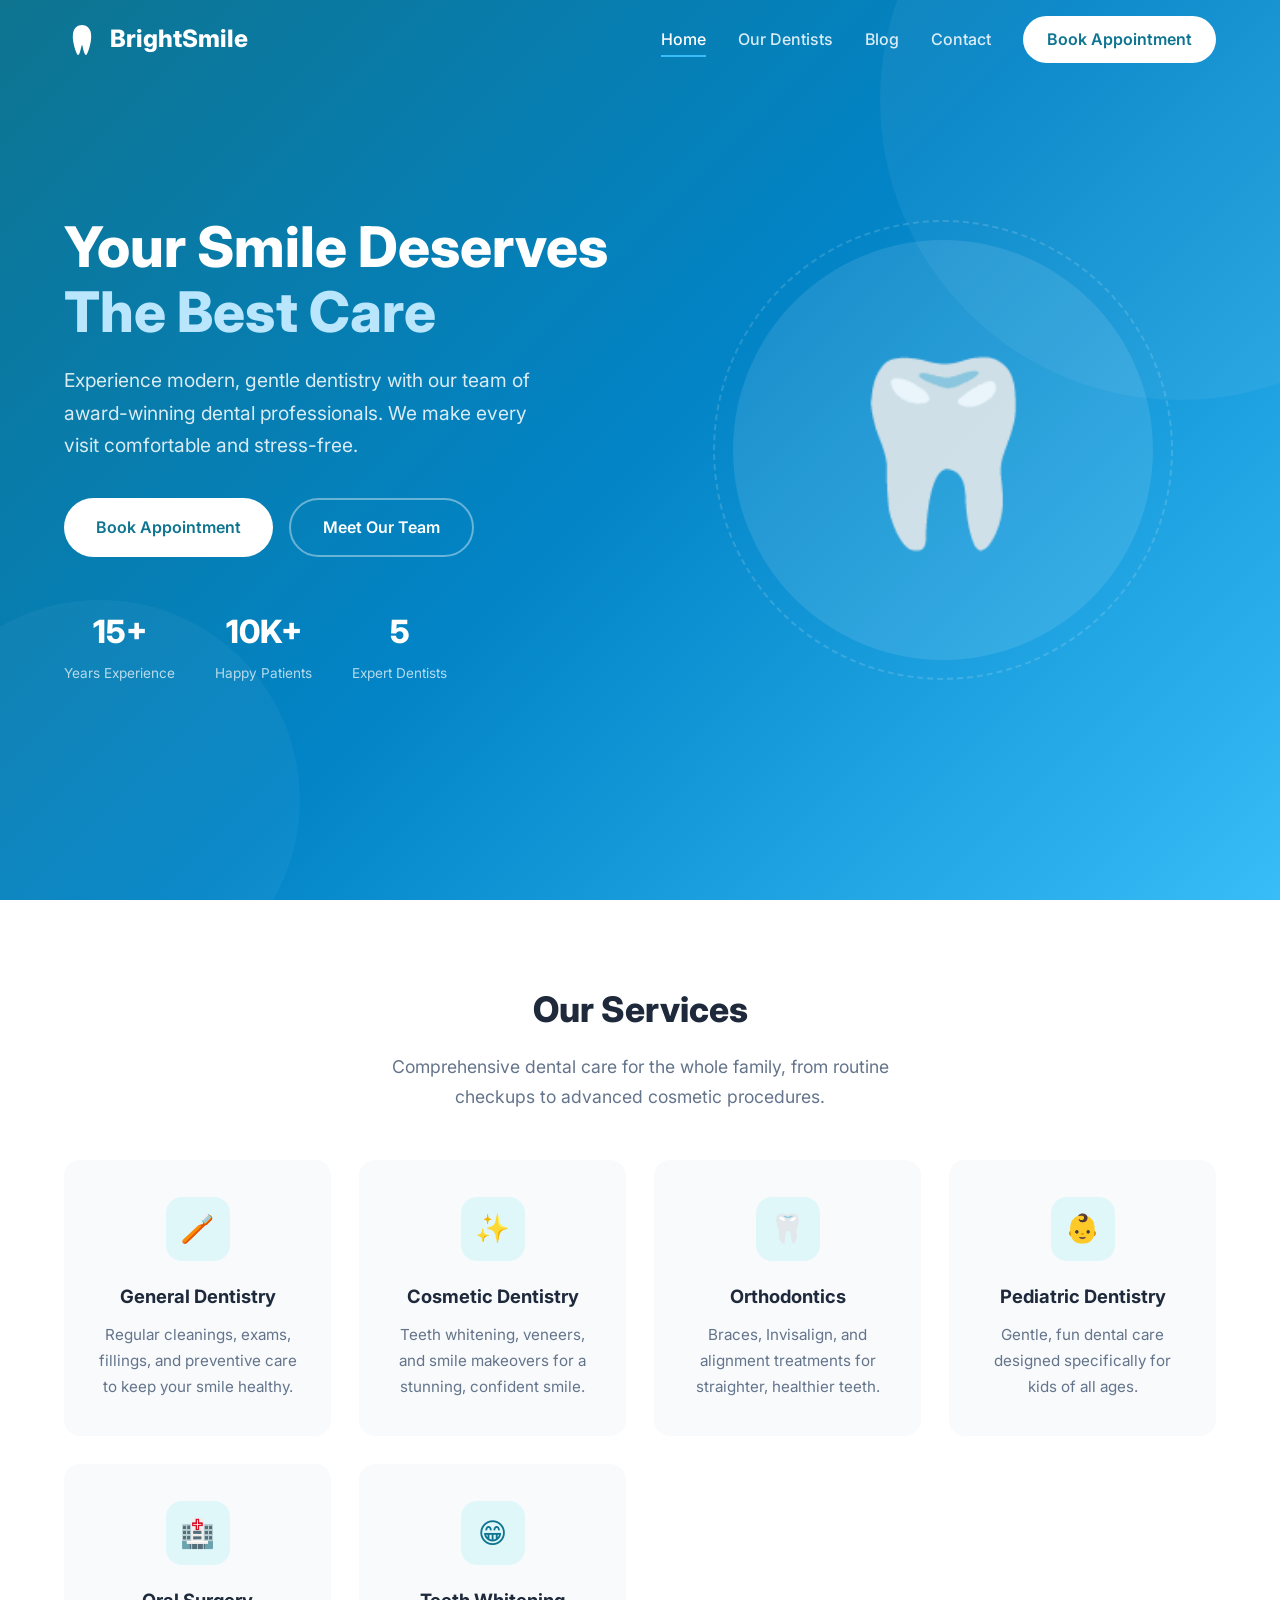
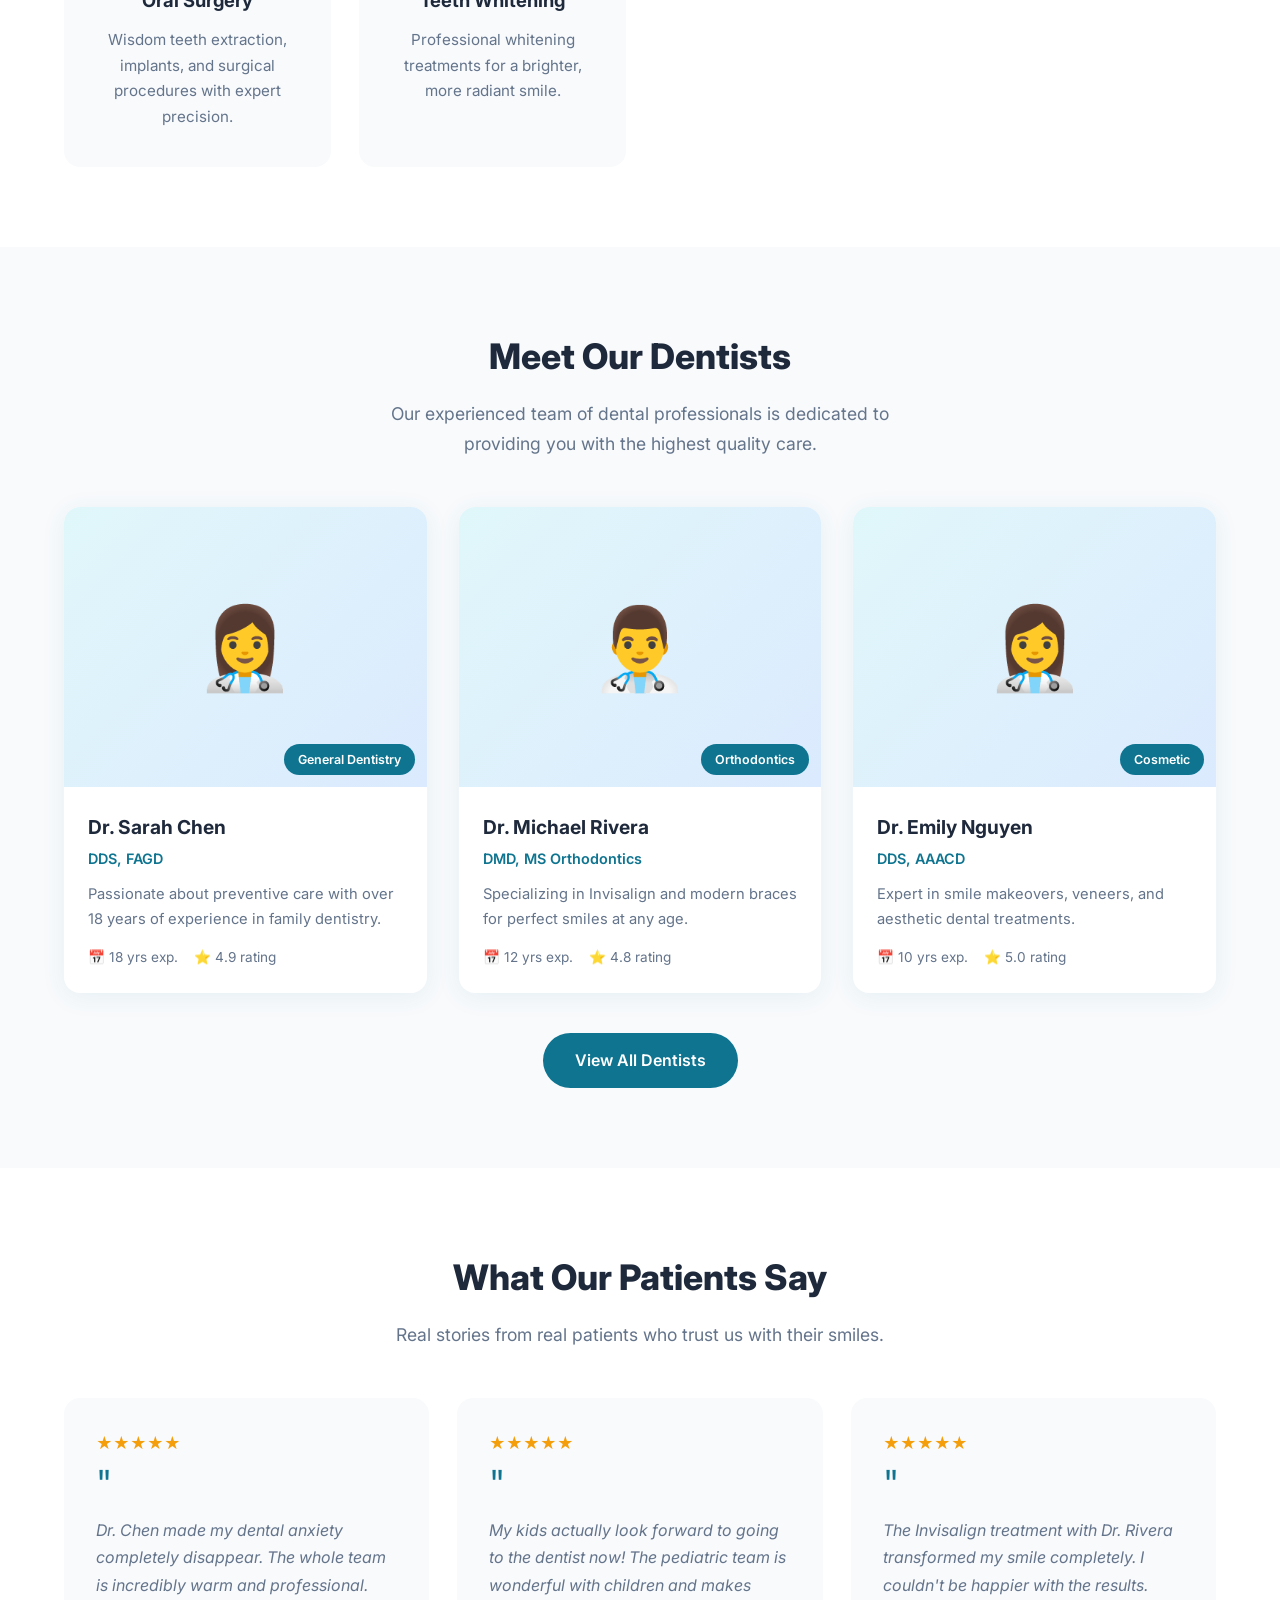
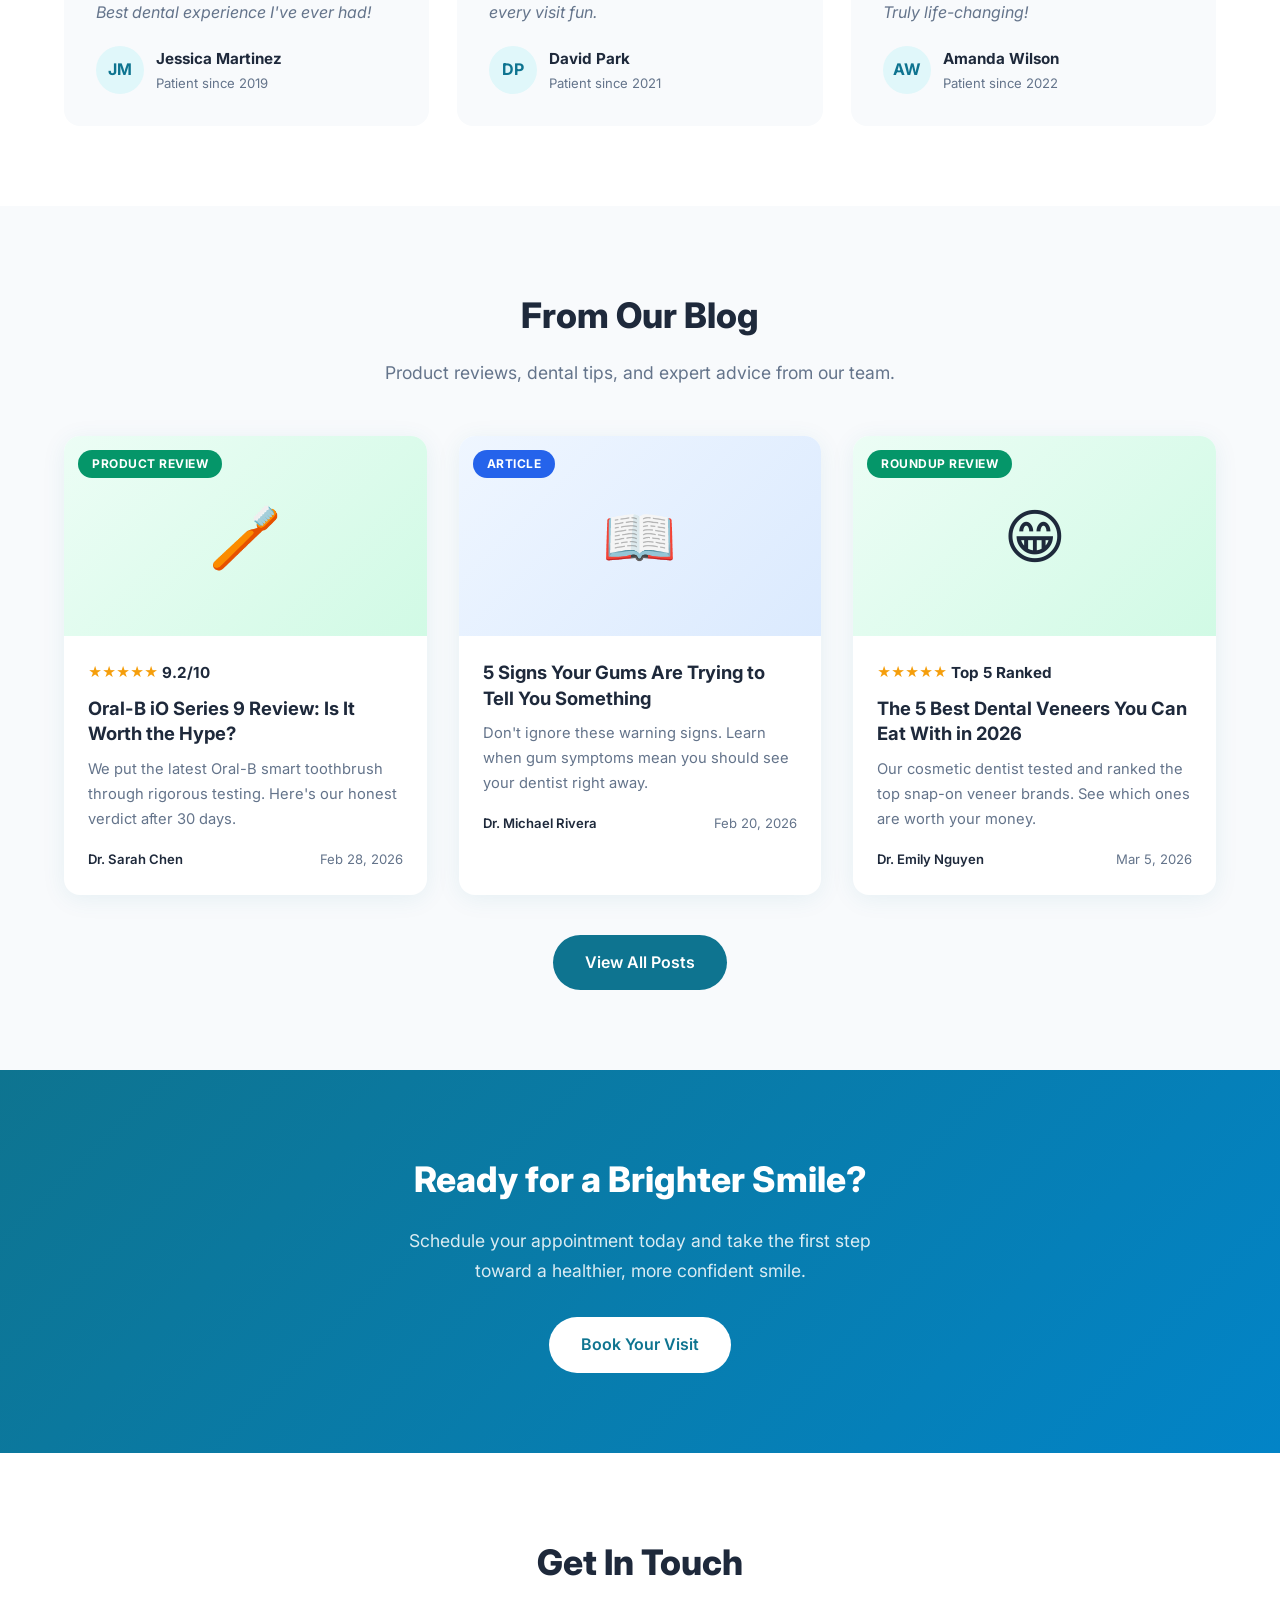
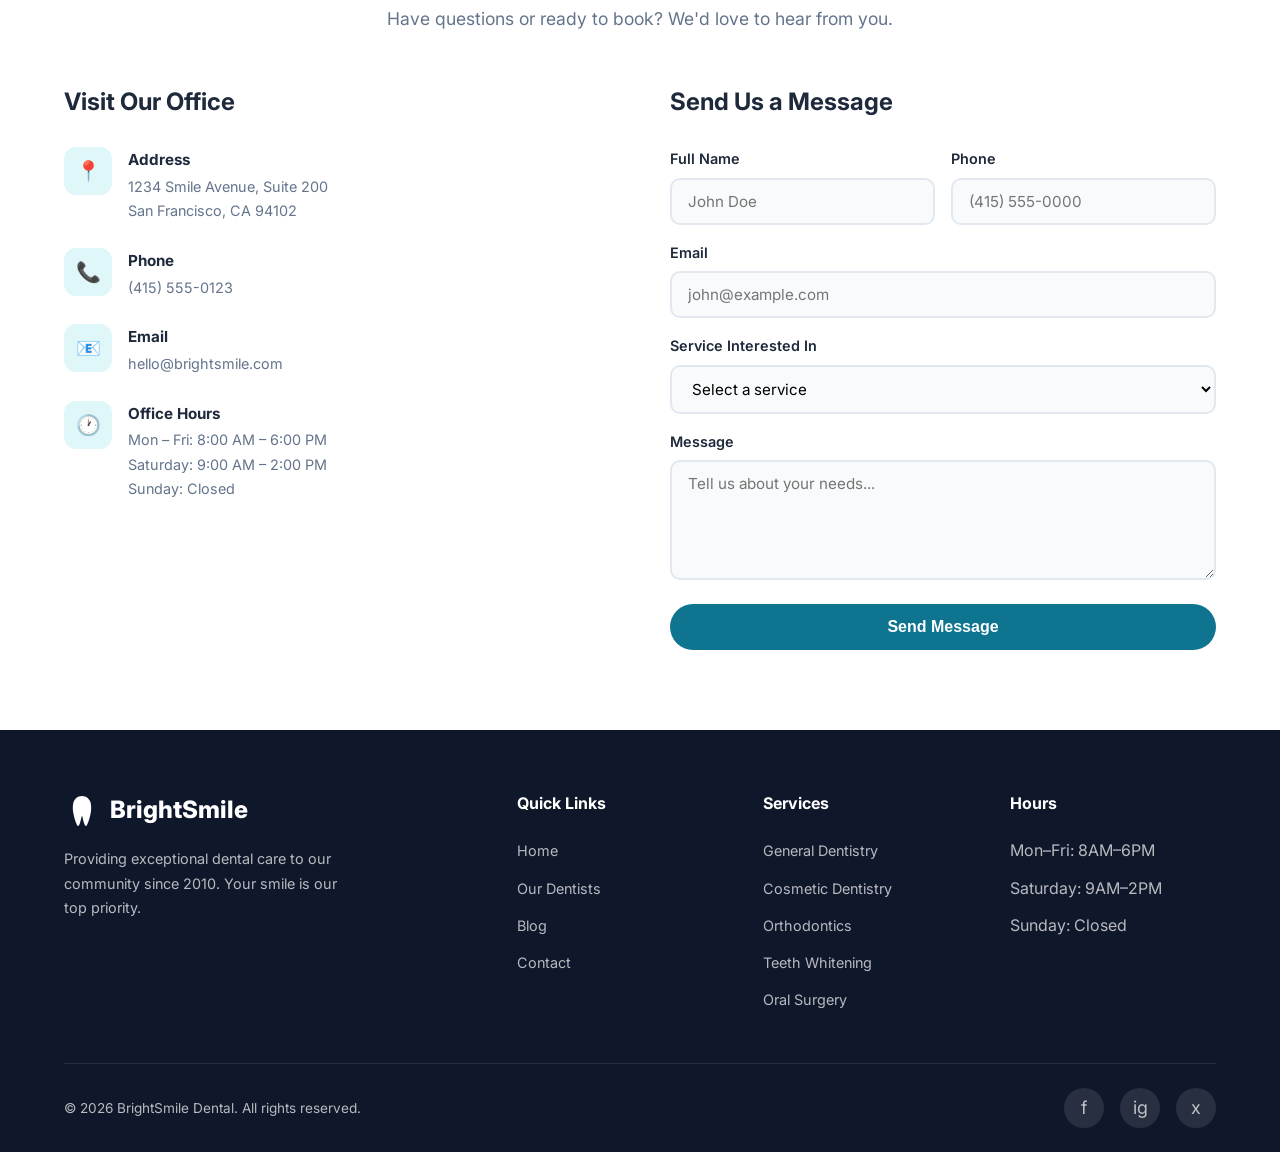
<file: index.html>
<!DOCTYPE html>
<html lang="en">
<head>
  <!-- Google Tag Manager -->
<script>(function(w,d,s,l,i){w[l]=w[l]||[];w[l].push({'gtm.start':
new Date().getTime(),event:'gtm.js'});var f=d.getElementsByTagName(s)[0],
j=d.createElement(s),dl=l!='dataLayer'?'&l='+l:'';j.async=true;j.src=
'https://www.googletagmanager.com/gtm.js?id='+i+dl;f.parentNode.insertBefore(j,f);
})(window,document,'script','dataLayer','GTM-MJXPTK9');</script>
<!-- End Google Tag Manager -->
  <meta charset="UTF-8">
  <meta name="viewport" content="width=device-width, initial-scale=1.0">
  <title>BrightSmile Dental | Your Smile, Our Passion</title>
  <link rel="preconnect" href="https://fonts.googleapis.com">
  <link href="https://fonts.googleapis.com/css2?family=Inter:wght@400;500;600;700;800&display=swap" rel="stylesheet">
  <link rel="icon" type="image/svg+xml" href="favicon.svg">
  <link rel="stylesheet" href="styles.css">
</head>
<body>
<!-- Google Tag Manager (noscript) -->
<noscript><iframe src="https://www.googletagmanager.com/ns.html?id=GTM-MJXPTK9"
height="0" width="0" style="display:none;visibility:hidden"></iframe></noscript>
<!-- End Google Tag Manager (noscript) -->

  <!-- NAVBAR -->
  <nav class="navbar" id="navbar">
    <div class="container">
      <a href="index.html" class="logo">
        <svg viewBox="0 0 36 36" fill="none"><path d="M18 3C13.5 3 11 6 10 8C9 10 8.5 14 9 18C9.5 22 11 28 13 32C14 34 15 33 16 30C17 27 17.5 23 18 23C18.5 23 19 27 20 30C21 33 22 34 23 32C25 28 26.5 22 27 18C27.5 14 27 10 26 8C25 6 22.5 3 18 3Z" fill="currentColor"/></svg>
        BrightSmile
      </a>
      <div class="nav-links" id="navLinks">
        <a href="index.html" class="active">Home</a>
        <a href="dentists.html">Our Dentists</a>
        <a href="blog.html">Blog</a>
        <a href="#contact">Contact</a>
        <a href="#contact" class="nav-cta">Book Appointment</a>
      </div>
      <button class="mobile-toggle" id="mobileToggle" aria-label="Toggle menu">
        <span></span><span></span><span></span>
      </button>
    </div>
  </nav>

  <!-- HERO -->
  <section class="hero">
    <div class="container">
      <div class="hero-content">
        <h1>Your Smile Deserves <span>The Best Care</span></h1>
        <p>Experience modern, gentle dentistry with our team of award-winning dental professionals. We make every visit comfortable and stress-free.</p>
        <div class="hero-buttons">
          <a href="#contact" class="btn btn-white">Book Appointment</a>
          <a href="dentists.html" class="btn btn-outline" style="border-color:rgba(255,255,255,0.4);color:#fff;">Meet Our Team</a>
        </div>
        <div class="hero-stats">
          <div class="hero-stat">
            <div class="number">15+</div>
            <div class="label">Years Experience</div>
          </div>
          <div class="hero-stat">
            <div class="number">10K+</div>
            <div class="label">Happy Patients</div>
          </div>
          <div class="hero-stat">
            <div class="number">5</div>
            <div class="label">Expert Dentists</div>
          </div>
        </div>
      </div>
      <div class="hero-image">
        <div class="hero-image-wrapper">
          <div class="tooth-icon">🦷</div>
        </div>
      </div>
    </div>
  </section>

  <!-- SERVICES -->
  <section class="services section" id="services">
    <div class="container">
      <h2 class="section-title">Our Services</h2>
      <p class="section-subtitle">Comprehensive dental care for the whole family, from routine checkups to advanced cosmetic procedures.</p>
      <div class="services-grid">
        <div class="service-card">
          <div class="service-icon">🪥</div>
          <h3>General Dentistry</h3>
          <p>Regular cleanings, exams, fillings, and preventive care to keep your smile healthy.</p>
        </div>
        <div class="service-card">
          <div class="service-icon">✨</div>
          <h3>Cosmetic Dentistry</h3>
          <p>Teeth whitening, veneers, and smile makeovers for a stunning, confident smile.</p>
        </div>
        <div class="service-card">
          <div class="service-icon">🦷</div>
          <h3>Orthodontics</h3>
          <p>Braces, Invisalign, and alignment treatments for straighter, healthier teeth.</p>
        </div>
        <div class="service-card">
          <div class="service-icon">👶</div>
          <h3>Pediatric Dentistry</h3>
          <p>Gentle, fun dental care designed specifically for kids of all ages.</p>
        </div>
        <div class="service-card">
          <div class="service-icon">🏥</div>
          <h3>Oral Surgery</h3>
          <p>Wisdom teeth extraction, implants, and surgical procedures with expert precision.</p>
        </div>
        <div class="service-card">
          <div class="service-icon">😁</div>
          <h3>Teeth Whitening</h3>
          <p>Professional whitening treatments for a brighter, more radiant smile.</p>
        </div>
      </div>
    </div>
  </section>

  <!-- DENTISTS PREVIEW -->
  <section class="section" id="dentists">
    <div class="container">
      <h2 class="section-title">Meet Our Dentists</h2>
      <p class="section-subtitle">Our experienced team of dental professionals is dedicated to providing you with the highest quality care.</p>
      <div class="dentists-grid">
        <div class="dentist-card">
          <div class="dentist-photo">
            👩‍⚕️
            <span class="dentist-specialty-badge">General Dentistry</span>
          </div>
          <div class="dentist-info">
            <h3>Dr. Sarah Chen</h3>
            <div class="credentials">DDS, FAGD</div>
            <p>Passionate about preventive care with over 18 years of experience in family dentistry.</p>
            <div class="dentist-meta">
              <span>📅 18 yrs exp.</span>
              <span>⭐ 4.9 rating</span>
            </div>
          </div>
        </div>
        <div class="dentist-card">
          <div class="dentist-photo">
            👨‍⚕️
            <span class="dentist-specialty-badge">Orthodontics</span>
          </div>
          <div class="dentist-info">
            <h3>Dr. Michael Rivera</h3>
            <div class="credentials">DMD, MS Orthodontics</div>
            <p>Specializing in Invisalign and modern braces for perfect smiles at any age.</p>
            <div class="dentist-meta">
              <span>📅 12 yrs exp.</span>
              <span>⭐ 4.8 rating</span>
            </div>
          </div>
        </div>
        <div class="dentist-card">
          <div class="dentist-photo">
            👩‍⚕️
            <span class="dentist-specialty-badge">Cosmetic</span>
          </div>
          <div class="dentist-info">
            <h3>Dr. Emily Nguyen</h3>
            <div class="credentials">DDS, AAACD</div>
            <p>Expert in smile makeovers, veneers, and aesthetic dental treatments.</p>
            <div class="dentist-meta">
              <span>📅 10 yrs exp.</span>
              <span>⭐ 5.0 rating</span>
            </div>
          </div>
        </div>
      </div>
      <div style="text-align:center;margin-top:40px;">
        <a href="dentists.html" class="btn btn-primary">View All Dentists</a>
      </div>
    </div>
  </section>

  <!-- TESTIMONIALS -->
  <section class="testimonials section">
    <div class="container">
      <h2 class="section-title">What Our Patients Say</h2>
      <p class="section-subtitle">Real stories from real patients who trust us with their smiles.</p>
      <div class="testimonials-grid">
        <div class="testimonial-card">
          <div class="stars">★★★★★</div>
          <div class="quote">"</div>
          <p>Dr. Chen made my dental anxiety completely disappear. The whole team is incredibly warm and professional. Best dental experience I've ever had!</p>
          <div class="testimonial-author">
            <div class="testimonial-avatar">JM</div>
            <div class="testimonial-author-info">
              <div class="name">Jessica Martinez</div>
              <div class="role">Patient since 2019</div>
            </div>
          </div>
        </div>
        <div class="testimonial-card">
          <div class="stars">★★★★★</div>
          <div class="quote">"</div>
          <p>My kids actually look forward to going to the dentist now! The pediatric team is wonderful with children and makes every visit fun.</p>
          <div class="testimonial-author">
            <div class="testimonial-avatar">DP</div>
            <div class="testimonial-author-info">
              <div class="name">David Park</div>
              <div class="role">Patient since 2021</div>
            </div>
          </div>
        </div>
        <div class="testimonial-card">
          <div class="stars">★★★★★</div>
          <div class="quote">"</div>
          <p>The Invisalign treatment with Dr. Rivera transformed my smile completely. I couldn't be happier with the results. Truly life-changing!</p>
          <div class="testimonial-author">
            <div class="testimonial-avatar">AW</div>
            <div class="testimonial-author-info">
              <div class="name">Amanda Wilson</div>
              <div class="role">Patient since 2022</div>
            </div>
          </div>
        </div>
      </div>
    </div>
  </section>

  <!-- BLOG PREVIEW -->
  <section class="section">
    <div class="container">
      <h2 class="section-title">From Our Blog</h2>
      <p class="section-subtitle">Product reviews, dental tips, and expert advice from our team.</p>
      <div class="blog-grid">
        <div class="blog-card">
          <div class="blog-card-image review">
            🪥
            <span class="blog-tag review">Product Review</span>
          </div>
          <div class="blog-card-body">
            <div class="rating">
              <span class="stars-small">★★★★★</span>
              <span class="score">9.2/10</span>
            </div>
            <h3><a href="post-oral-b-review.html">Oral-B iO Series 9 Review: Is It Worth the Hype?</a></h3>
            <p class="excerpt">We put the latest Oral-B smart toothbrush through rigorous testing. Here's our honest verdict after 30 days.</p>
            <div class="blog-card-meta">
              <span class="author">Dr. Sarah Chen</span>
              <span>Feb 28, 2026</span>
            </div>
          </div>
        </div>
        <div class="blog-card">
          <div class="blog-card-image article">
            📖
            <span class="blog-tag article">Article</span>
          </div>
          <div class="blog-card-body">
            <h3><a href="post-gum-health.html">5 Signs Your Gums Are Trying to Tell You Something</a></h3>
            <p class="excerpt">Don't ignore these warning signs. Learn when gum symptoms mean you should see your dentist right away.</p>
            <div class="blog-card-meta">
              <span class="author">Dr. Michael Rivera</span>
              <span>Feb 20, 2026</span>
            </div>
          </div>
        </div>
        <div class="blog-card">
          <div class="blog-card-image review">
            😁
            <span class="blog-tag review">Roundup Review</span>
          </div>
          <div class="blog-card-body">
            <div class="rating">
              <span class="stars-small">★★★★★</span>
              <span class="score">Top 5 Ranked</span>
            </div>
            <h3><a href="best-veneers.html">The 5 Best Dental Veneers You Can Eat With in 2026</a></h3>
            <p class="excerpt">Our cosmetic dentist tested and ranked the top snap-on veneer brands. See which ones are worth your money.</p>
            <div class="blog-card-meta">
              <span class="author">Dr. Emily Nguyen</span>
              <span>Mar 5, 2026</span>
            </div>
          </div>
        </div>
      </div>
      <div style="text-align:center;margin-top:40px;">
        <a href="blog.html" class="btn btn-primary">View All Posts</a>
      </div>
    </div>
  </section>

  <!-- CTA -->
  <section class="cta-section">
    <div class="container">
      <h2>Ready for a Brighter Smile?</h2>
      <p>Schedule your appointment today and take the first step toward a healthier, more confident smile.</p>
      <a href="#contact" class="btn btn-white">Book Your Visit</a>
    </div>
  </section>

  <!-- CONTACT -->
  <section class="contact section" id="contact">
    <div class="container">
      <h2 class="section-title">Get In Touch</h2>
      <p class="section-subtitle">Have questions or ready to book? We'd love to hear from you.</p>
      <div class="contact-grid">
        <div class="contact-info">
          <h3>Visit Our Office</h3>
          <div class="contact-item">
            <div class="contact-item-icon">📍</div>
            <div>
              <h4>Address</h4>
              <p>1234 Smile Avenue, Suite 200<br>San Francisco, CA 94102</p>
            </div>
          </div>
          <div class="contact-item">
            <div class="contact-item-icon">📞</div>
            <div>
              <h4>Phone</h4>
              <p>(415) 555-0123</p>
            </div>
          </div>
          <div class="contact-item">
            <div class="contact-item-icon">📧</div>
            <div>
              <h4>Email</h4>
              <p>hello@brightsmile.com</p>
            </div>
          </div>
          <div class="contact-item">
            <div class="contact-item-icon">🕐</div>
            <div>
              <h4>Office Hours</h4>
              <p>Mon – Fri: 8:00 AM – 6:00 PM<br>Saturday: 9:00 AM – 2:00 PM<br>Sunday: Closed</p>
            </div>
          </div>
        </div>
        <div class="contact-form">
          <h3>Send Us a Message</h3>
          <form id="contactForm">
            <div class="form-row">
              <div class="form-group">
                <label for="name">Full Name</label>
                <input type="text" id="name" placeholder="John Doe" required>
              </div>
              <div class="form-group">
                <label for="phone">Phone</label>
                <input type="tel" id="phone" placeholder="(415) 555-0000">
              </div>
            </div>
            <div class="form-group">
              <label for="email">Email</label>
              <input type="email" id="email" placeholder="john@example.com" required>
            </div>
            <div class="form-group">
              <label for="service">Service Interested In</label>
              <select id="service">
                <option value="">Select a service</option>
                <option>General Checkup</option>
                <option>Teeth Cleaning</option>
                <option>Cosmetic Dentistry</option>
                <option>Orthodontics</option>
                <option>Teeth Whitening</option>
                <option>Oral Surgery</option>
                <option>Pediatric Dentistry</option>
                <option>Other</option>
              </select>
            </div>
            <div class="form-group">
              <label for="message">Message</label>
              <textarea id="message" placeholder="Tell us about your needs..."></textarea>
            </div>
            <button type="submit" class="btn btn-primary" style="width:100%;justify-content:center;">Send Message</button>
          </form>
        </div>
      </div>
    </div>
  </section>

  <!-- FOOTER -->
  <footer class="footer">
    <div class="container">
      <div class="footer-grid">
        <div class="footer-brand">
          <a href="index.html" class="logo">
            <svg viewBox="0 0 36 36" fill="none"><path d="M18 3C13.5 3 11 6 10 8C9 10 8.5 14 9 18C9.5 22 11 28 13 32C14 34 15 33 16 30C17 27 17.5 23 18 23C18.5 23 19 27 20 30C21 33 22 34 23 32C25 28 26.5 22 27 18C27.5 14 27 10 26 8C25 6 22.5 3 18 3Z" fill="currentColor"/></svg>
            BrightSmile
          </a>
          <p>Providing exceptional dental care to our community since 2010. Your smile is our top priority.</p>
        </div>
        <div>
          <h4>Quick Links</h4>
          <ul>
            <li><a href="index.html">Home</a></li>
            <li><a href="dentists.html">Our Dentists</a></li>
            <li><a href="blog.html">Blog</a></li>
            <li><a href="#contact">Contact</a></li>
          </ul>
        </div>
        <div>
          <h4>Services</h4>
          <ul>
            <li><a href="#">General Dentistry</a></li>
            <li><a href="#">Cosmetic Dentistry</a></li>
            <li><a href="#">Orthodontics</a></li>
            <li><a href="#">Teeth Whitening</a></li>
            <li><a href="#">Oral Surgery</a></li>
          </ul>
        </div>
        <div>
          <h4>Hours</h4>
          <ul>
            <li>Mon–Fri: 8AM–6PM</li>
            <li>Saturday: 9AM–2PM</li>
            <li>Sunday: Closed</li>
          </ul>
        </div>
      </div>
      <div class="footer-bottom">
        <p>&copy; 2026 BrightSmile Dental. All rights reserved.</p>
        <div class="social-links">
          <a href="#" aria-label="Facebook">f</a>
          <a href="#" aria-label="Instagram">ig</a>
          <a href="#" aria-label="Twitter">x</a>
        </div>
      </div>
    </div>
  </footer>

  <script src="main.js"></script>
</body>
</html>
</file>
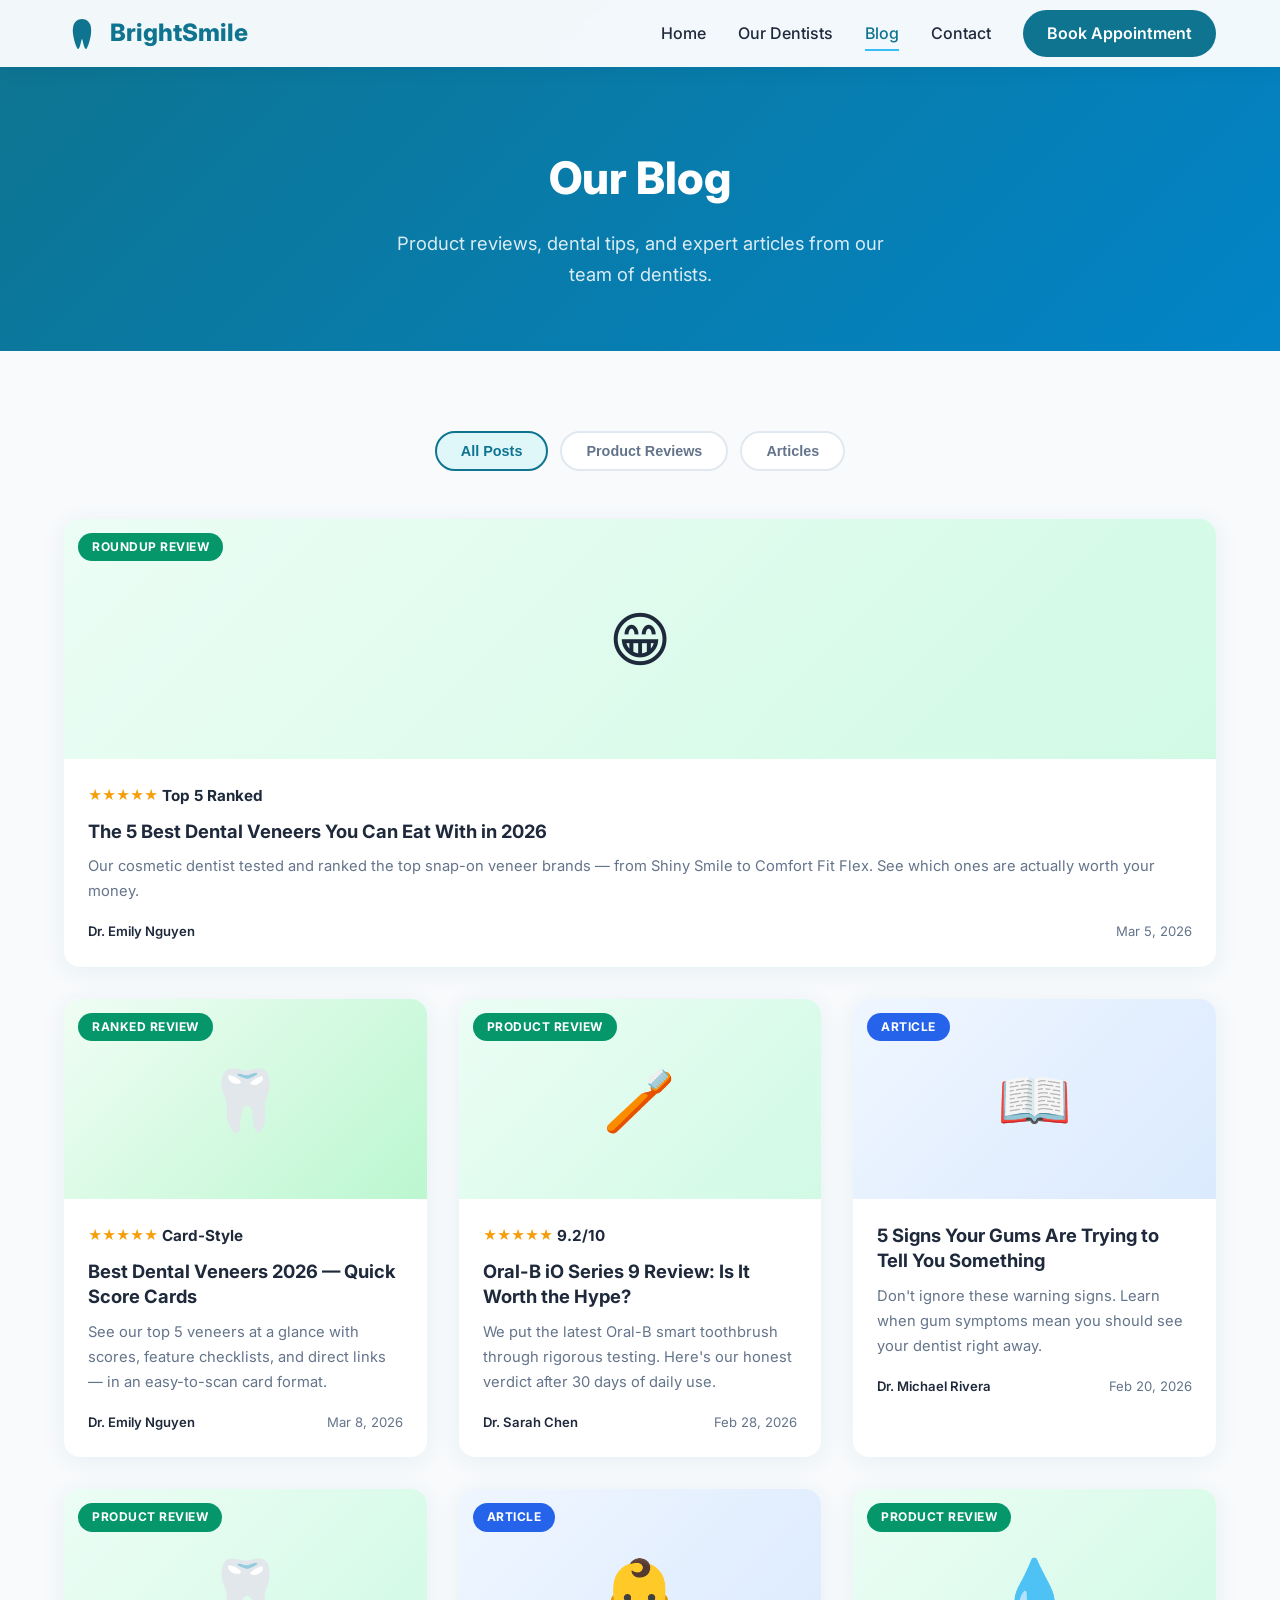
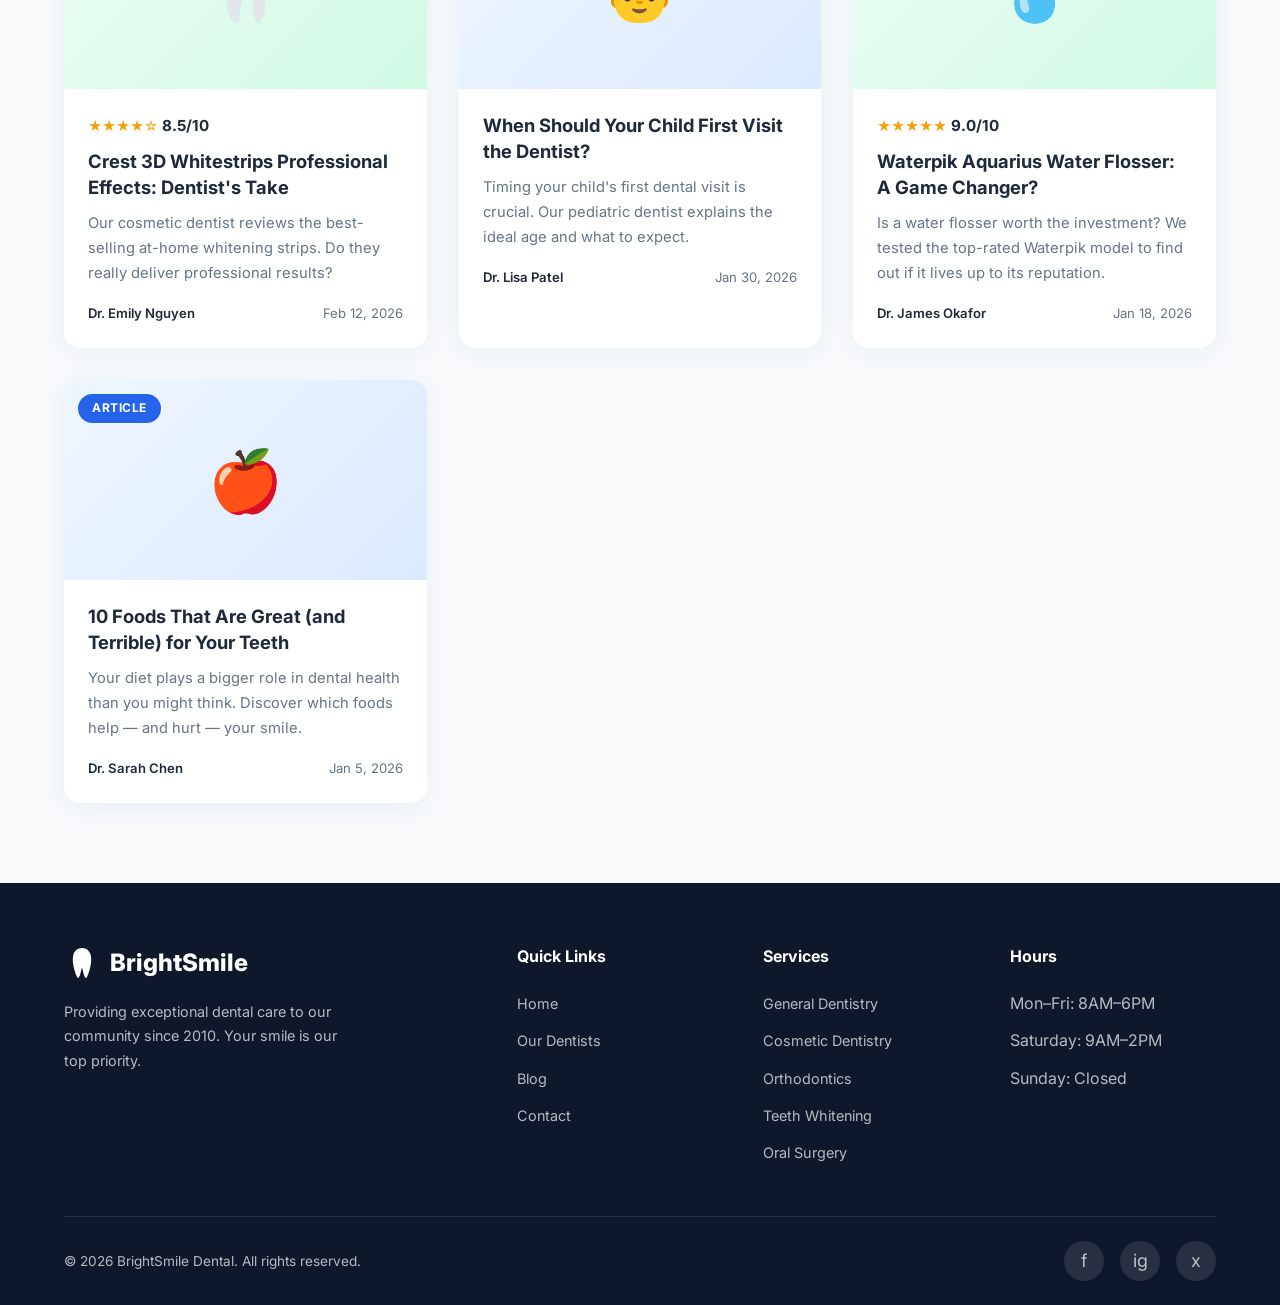
<file: blog.html>
<!DOCTYPE html>
<html lang="en">
<head>
  <!-- Google Tag Manager -->
<script>(function(w,d,s,l,i){w[l]=w[l]||[];w[l].push({'gtm.start':
new Date().getTime(),event:'gtm.js'});var f=d.getElementsByTagName(s)[0],
j=d.createElement(s),dl=l!='dataLayer'?'&l='+l:'';j.async=true;j.src=
'https://www.googletagmanager.com/gtm.js?id='+i+dl;f.parentNode.insertBefore(j,f);
})(window,document,'script','dataLayer','GTM-MJXPTK9');</script>
<!-- End Google Tag Manager -->
  <meta charset="UTF-8">
  <meta name="viewport" content="width=device-width, initial-scale=1.0">
  <title>Blog | BrightSmile Dental</title>
  <link rel="preconnect" href="https://fonts.googleapis.com">
  <link href="https://fonts.googleapis.com/css2?family=Inter:wght@400;500;600;700;800&display=swap" rel="stylesheet">
  <link rel="icon" type="image/svg+xml" href="favicon.svg">
  <link rel="stylesheet" href="styles.css">
</head>
<body>
<!-- Google Tag Manager (noscript) -->
<noscript><iframe src="https://www.googletagmanager.com/ns.html?id=GTM-MJXPTK9"
height="0" width="0" style="display:none;visibility:hidden"></iframe></noscript>
<!-- End Google Tag Manager (noscript) -->

  <!-- NAVBAR -->
  <nav class="navbar scrolled" id="navbar">
    <div class="container">
      <a href="index.html" class="logo">
        <svg viewBox="0 0 36 36" fill="none"><path d="M18 3C13.5 3 11 6 10 8C9 10 8.5 14 9 18C9.5 22 11 28 13 32C14 34 15 33 16 30C17 27 17.5 23 18 23C18.5 23 19 27 20 30C21 33 22 34 23 32C25 28 26.5 22 27 18C27.5 14 27 10 26 8C25 6 22.5 3 18 3Z" fill="currentColor"/></svg>
        BrightSmile
      </a>
      <div class="nav-links" id="navLinks">
        <a href="index.html">Home</a>
        <a href="dentists.html">Our Dentists</a>
        <a href="blog.html" class="active">Blog</a>
        <a href="index.html#contact">Contact</a>
        <a href="index.html#contact" class="nav-cta">Book Appointment</a>
      </div>
      <button class="mobile-toggle" id="mobileToggle" aria-label="Toggle menu">
        <span></span><span></span><span></span>
      </button>
    </div>
  </nav>

  <!-- PAGE HERO -->
  <section class="page-hero">
    <h1>Our Blog</h1>
    <p>Product reviews, dental tips, and expert articles from our team of dentists.</p>
  </section>

  <!-- BLOG LISTING -->
  <section class="section">
    <div class="container">

      <!-- Filters -->
      <div class="blog-filters">
        <button class="filter-btn active" data-filter="all">All Posts</button>
        <button class="filter-btn" data-filter="review">Product Reviews</button>
        <button class="filter-btn" data-filter="article">Articles</button>
      </div>

      <div class="blog-grid" id="blogGrid">

        <!-- FEATURED: Best Veneers Roundup -->
        <div class="blog-card" data-type="review" style="grid-column: 1 / -1;">
          <div class="blog-card-image review" style="height:240px;background:linear-gradient(135deg, #ecfdf5, #d1fae5);">
            😁
            <span class="blog-tag review">Roundup Review</span>
          </div>
          <div class="blog-card-body">
            <div class="rating">
              <span class="stars-small">★★★★★</span>
              <span class="score">Top 5 Ranked</span>
            </div>
            <h3><a href="best-veneers.html">The 5 Best Dental Veneers You Can Eat With in 2026</a></h3>
            <p class="excerpt">Our cosmetic dentist tested and ranked the top snap-on veneer brands — from Shiny Smile to Comfort Fit Flex. See which ones are actually worth your money.</p>
            <div class="blog-card-meta">
              <span class="author">Dr. Emily Nguyen</span>
              <span>Mar 5, 2026</span>
            </div>
          </div>
        </div>

        <!-- FEATURED: Best Veneers Card-Style -->
        <div class="blog-card" data-type="review">
          <div class="blog-card-image review" style="background:linear-gradient(135deg, #f0fdf4, #bbf7d0);">
            🦷
            <span class="blog-tag review">Ranked Review</span>
          </div>
          <div class="blog-card-body">
            <div class="rating">
              <span class="stars-small">★★★★★</span>
              <span class="score">Card-Style</span>
            </div>
            <h3><a href="best-veneers-2.html">Best Dental Veneers 2026 — Quick Score Cards</a></h3>
            <p class="excerpt">See our top 5 veneers at a glance with scores, feature checklists, and direct links — in an easy-to-scan card format.</p>
            <div class="blog-card-meta">
              <span class="author">Dr. Emily Nguyen</span>
              <span>Mar 8, 2026</span>
            </div>
          </div>
        </div>

        <!-- Post 1: Product Review -->
        <div class="blog-card" data-type="review">
          <div class="blog-card-image review">
            🪥
            <span class="blog-tag review">Product Review</span>
          </div>
          <div class="blog-card-body">
            <div class="rating">
              <span class="stars-small">★★★★★</span>
              <span class="score">9.2/10</span>
            </div>
            <h3><a href="post-oral-b-review.html">Oral-B iO Series 9 Review: Is It Worth the Hype?</a></h3>
            <p class="excerpt">We put the latest Oral-B smart toothbrush through rigorous testing. Here's our honest verdict after 30 days of daily use.</p>
            <div class="blog-card-meta">
              <span class="author">Dr. Sarah Chen</span>
              <span>Feb 28, 2026</span>
            </div>
          </div>
        </div>

        <!-- Post 2: Article -->
        <div class="blog-card" data-type="article">
          <div class="blog-card-image article">
            📖
            <span class="blog-tag article">Article</span>
          </div>
          <div class="blog-card-body">
            <h3><a href="post-gum-health.html">5 Signs Your Gums Are Trying to Tell You Something</a></h3>
            <p class="excerpt">Don't ignore these warning signs. Learn when gum symptoms mean you should see your dentist right away.</p>
            <div class="blog-card-meta">
              <span class="author">Dr. Michael Rivera</span>
              <span>Feb 20, 2026</span>
            </div>
          </div>
        </div>

        <!-- Post 3: Product Review -->
        <div class="blog-card" data-type="review">
          <div class="blog-card-image review">
            🦷
            <span class="blog-tag review">Product Review</span>
          </div>
          <div class="blog-card-body">
            <div class="rating">
              <span class="stars-small">★★★★☆</span>
              <span class="score">8.5/10</span>
            </div>
            <h3><a href="post-whitening-strips.html">Crest 3D Whitestrips Professional Effects: Dentist's Take</a></h3>
            <p class="excerpt">Our cosmetic dentist reviews the best-selling at-home whitening strips. Do they really deliver professional results?</p>
            <div class="blog-card-meta">
              <span class="author">Dr. Emily Nguyen</span>
              <span>Feb 12, 2026</span>
            </div>
          </div>
        </div>

        <!-- Post 4: Article -->
        <div class="blog-card" data-type="article">
          <div class="blog-card-image article">
            👶
            <span class="blog-tag article">Article</span>
          </div>
          <div class="blog-card-body">
            <h3><a href="post-kids-first-visit.html">When Should Your Child First Visit the Dentist?</a></h3>
            <p class="excerpt">Timing your child's first dental visit is crucial. Our pediatric dentist explains the ideal age and what to expect.</p>
            <div class="blog-card-meta">
              <span class="author">Dr. Lisa Patel</span>
              <span>Jan 30, 2026</span>
            </div>
          </div>
        </div>

        <!-- Post 5: Product Review -->
        <div class="blog-card" data-type="review">
          <div class="blog-card-image review">
            💧
            <span class="blog-tag review">Product Review</span>
          </div>
          <div class="blog-card-body">
            <div class="rating">
              <span class="stars-small">★★★★★</span>
              <span class="score">9.0/10</span>
            </div>
            <h3><a href="post-waterpik-review.html">Waterpik Aquarius Water Flosser: A Game Changer?</a></h3>
            <p class="excerpt">Is a water flosser worth the investment? We tested the top-rated Waterpik model to find out if it lives up to its reputation.</p>
            <div class="blog-card-meta">
              <span class="author">Dr. James Okafor</span>
              <span>Jan 18, 2026</span>
            </div>
          </div>
        </div>

        <!-- Post 6: Article -->
        <div class="blog-card" data-type="article">
          <div class="blog-card-image article">
            🍎
            <span class="blog-tag article">Article</span>
          </div>
          <div class="blog-card-body">
            <h3><a href="post-foods-for-teeth.html">10 Foods That Are Great (and Terrible) for Your Teeth</a></h3>
            <p class="excerpt">Your diet plays a bigger role in dental health than you might think. Discover which foods help — and hurt — your smile.</p>
            <div class="blog-card-meta">
              <span class="author">Dr. Sarah Chen</span>
              <span>Jan 5, 2026</span>
            </div>
          </div>
        </div>

      </div>
    </div>
  </section>

  <!-- FOOTER -->
  <footer class="footer">
    <div class="container">
      <div class="footer-grid">
        <div class="footer-brand">
          <a href="index.html" class="logo">
            <svg viewBox="0 0 36 36" fill="none"><path d="M18 3C13.5 3 11 6 10 8C9 10 8.5 14 9 18C9.5 22 11 28 13 32C14 34 15 33 16 30C17 27 17.5 23 18 23C18.5 23 19 27 20 30C21 33 22 34 23 32C25 28 26.5 22 27 18C27.5 14 27 10 26 8C25 6 22.5 3 18 3Z" fill="currentColor"/></svg>
            BrightSmile
          </a>
          <p>Providing exceptional dental care to our community since 2010. Your smile is our top priority.</p>
        </div>
        <div>
          <h4>Quick Links</h4>
          <ul>
            <li><a href="index.html">Home</a></li>
            <li><a href="dentists.html">Our Dentists</a></li>
            <li><a href="blog.html">Blog</a></li>
            <li><a href="index.html#contact">Contact</a></li>
          </ul>
        </div>
        <div>
          <h4>Services</h4>
          <ul>
            <li><a href="#">General Dentistry</a></li>
            <li><a href="#">Cosmetic Dentistry</a></li>
            <li><a href="#">Orthodontics</a></li>
            <li><a href="#">Teeth Whitening</a></li>
            <li><a href="#">Oral Surgery</a></li>
          </ul>
        </div>
        <div>
          <h4>Hours</h4>
          <ul>
            <li>Mon–Fri: 8AM–6PM</li>
            <li>Saturday: 9AM–2PM</li>
            <li>Sunday: Closed</li>
          </ul>
        </div>
      </div>
      <div class="footer-bottom">
        <p>&copy; 2026 BrightSmile Dental. All rights reserved.</p>
        <div class="social-links">
          <a href="#" aria-label="Facebook">f</a>
          <a href="#" aria-label="Instagram">ig</a>
          <a href="#" aria-label="Twitter">x</a>
        </div>
      </div>
    </div>
  </footer>

  <script src="main.js"></script>
</body>
</html>
</file>
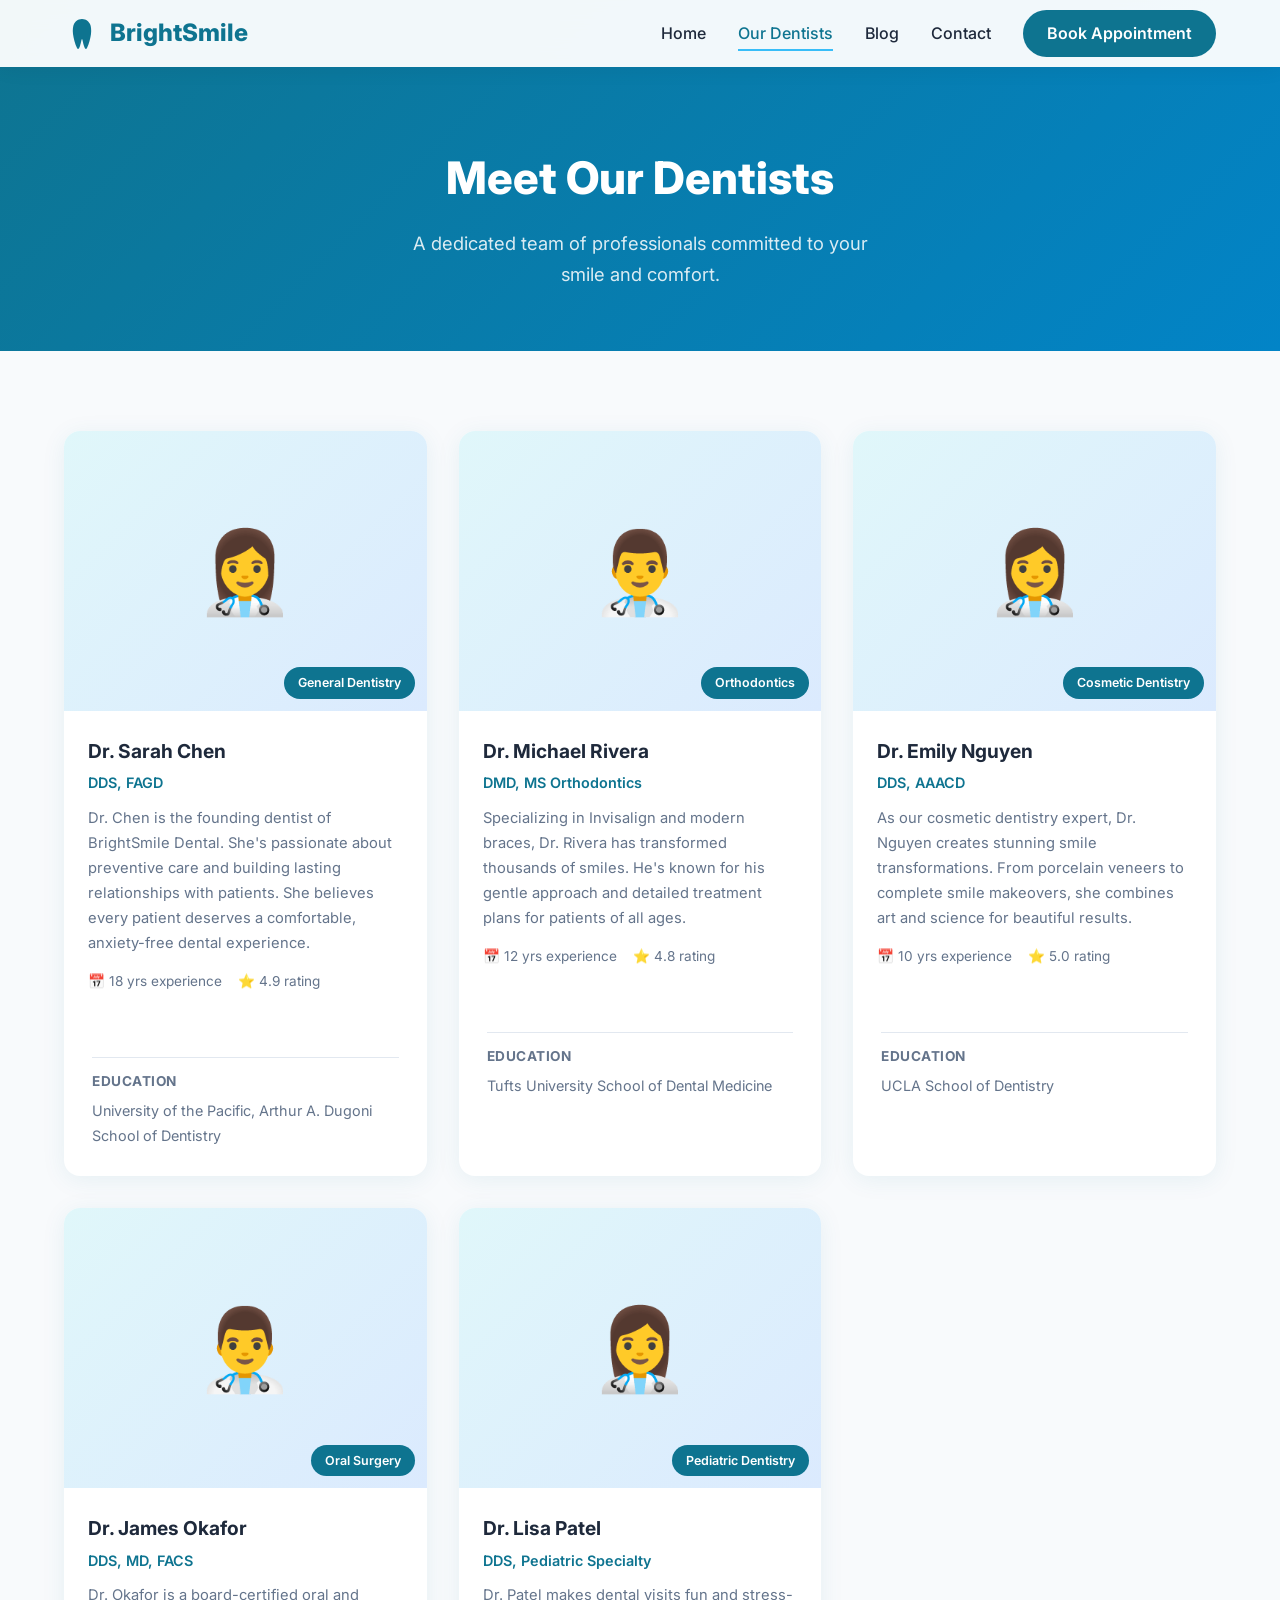
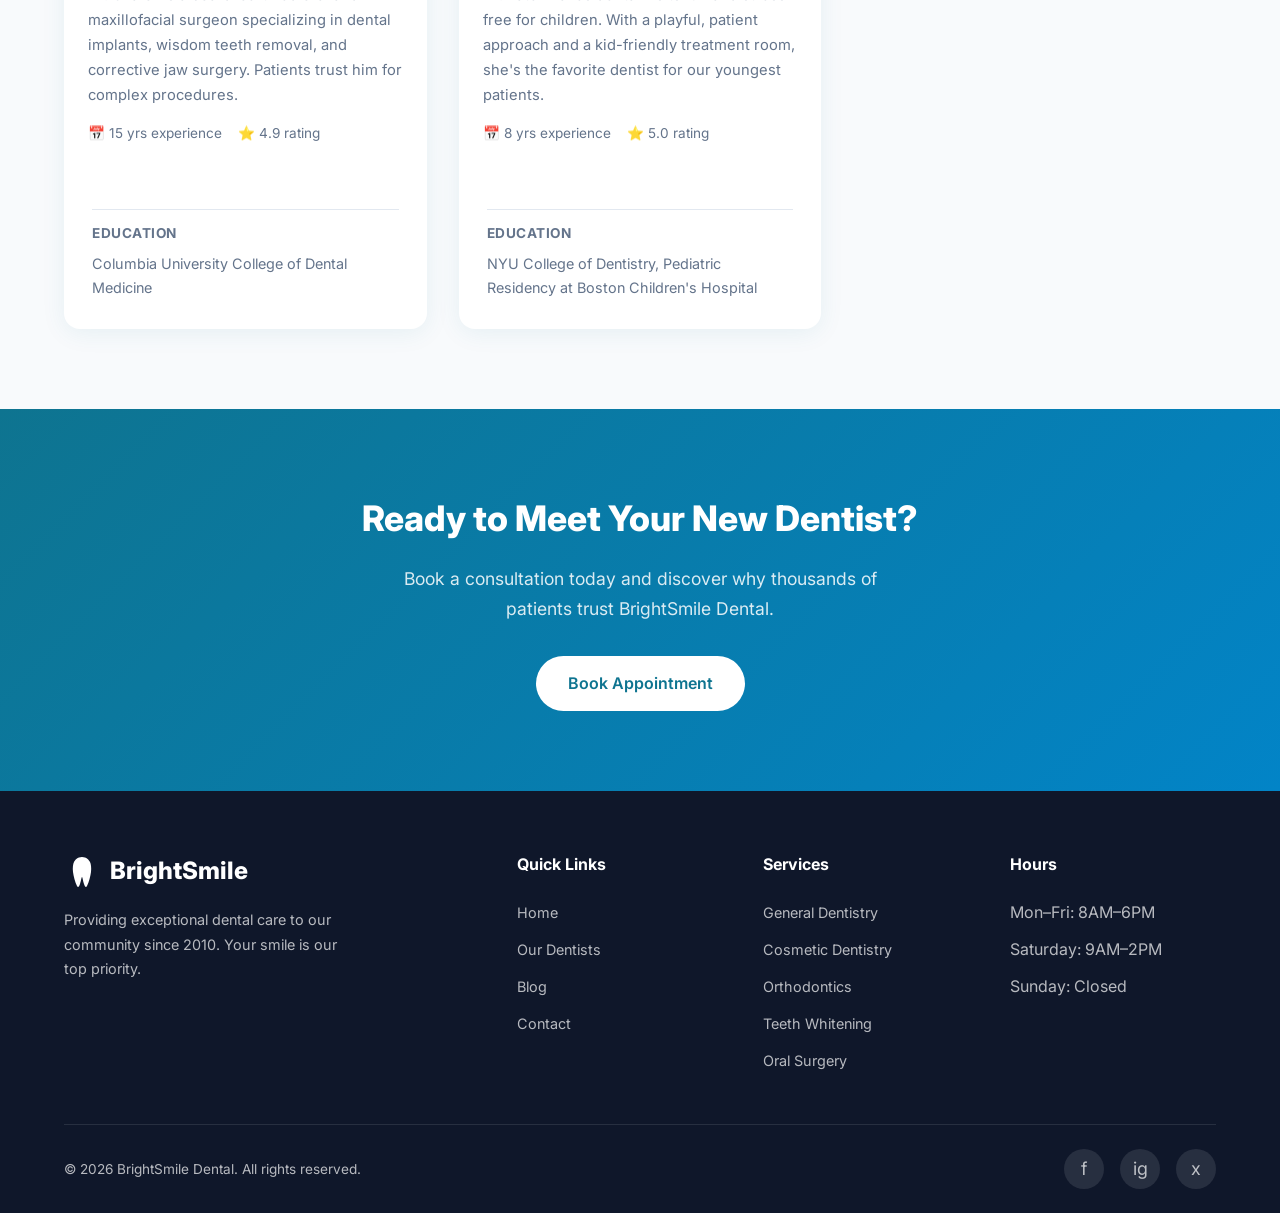
<file: dentists.html>
<!DOCTYPE html>
<html lang="en">
<head>
  <!-- Google Tag Manager -->
<script>(function(w,d,s,l,i){w[l]=w[l]||[];w[l].push({'gtm.start':
new Date().getTime(),event:'gtm.js'});var f=d.getElementsByTagName(s)[0],
j=d.createElement(s),dl=l!='dataLayer'?'&l='+l:'';j.async=true;j.src=
'https://www.googletagmanager.com/gtm.js?id='+i+dl;f.parentNode.insertBefore(j,f);
})(window,document,'script','dataLayer','GTM-MJXPTK9');</script>
<!-- End Google Tag Manager -->
  <meta charset="UTF-8">
  <meta name="viewport" content="width=device-width, initial-scale=1.0">
  <title>Our Dentists | BrightSmile Dental</title>
  <link rel="preconnect" href="https://fonts.googleapis.com">
  <link href="https://fonts.googleapis.com/css2?family=Inter:wght@400;500;600;700;800&display=swap" rel="stylesheet">
  <link rel="icon" type="image/svg+xml" href="favicon.svg">
  <link rel="stylesheet" href="styles.css">
</head>
<body>
<!-- Google Tag Manager (noscript) -->
<noscript><iframe src="https://www.googletagmanager.com/ns.html?id=GTM-MJXPTK9"
height="0" width="0" style="display:none;visibility:hidden"></iframe></noscript>
<!-- End Google Tag Manager (noscript) -->

  <!-- NAVBAR -->
  <nav class="navbar scrolled" id="navbar">
    <div class="container">
      <a href="index.html" class="logo">
        <svg viewBox="0 0 36 36" fill="none"><path d="M18 3C13.5 3 11 6 10 8C9 10 8.5 14 9 18C9.5 22 11 28 13 32C14 34 15 33 16 30C17 27 17.5 23 18 23C18.5 23 19 27 20 30C21 33 22 34 23 32C25 28 26.5 22 27 18C27.5 14 27 10 26 8C25 6 22.5 3 18 3Z" fill="currentColor"/></svg>
        BrightSmile
      </a>
      <div class="nav-links" id="navLinks">
        <a href="index.html">Home</a>
        <a href="dentists.html" class="active">Our Dentists</a>
        <a href="blog.html">Blog</a>
        <a href="index.html#contact">Contact</a>
        <a href="index.html#contact" class="nav-cta">Book Appointment</a>
      </div>
      <button class="mobile-toggle" id="mobileToggle" aria-label="Toggle menu">
        <span></span><span></span><span></span>
      </button>
    </div>
  </nav>

  <!-- PAGE HERO -->
  <section class="page-hero">
    <h1>Meet Our Dentists</h1>
    <p>A dedicated team of professionals committed to your smile and comfort.</p>
  </section>

  <!-- DENTISTS LISTING -->
  <section class="section dentists-page">
    <div class="container">
      <div class="dentists-grid">

        <!-- Dr. Sarah Chen -->
        <div class="dentist-card">
          <div class="dentist-photo">
            👩‍⚕️
            <span class="dentist-specialty-badge">General Dentistry</span>
          </div>
          <div class="dentist-info">
            <h3>Dr. Sarah Chen</h3>
            <div class="credentials">DDS, FAGD</div>
            <p>Dr. Chen is the founding dentist of BrightSmile Dental. She's passionate about preventive care and building lasting relationships with patients. She believes every patient deserves a comfortable, anxiety-free dental experience.</p>
            <div class="dentist-meta">
              <span>📅 18 yrs experience</span>
              <span>⭐ 4.9 rating</span>
            </div>
          </div>
          <div class="dentist-full-bio">
            <div class="education">
              <h4>Education</h4>
              <p>University of the Pacific, Arthur A. Dugoni School of Dentistry</p>
            </div>
          </div>
        </div>

        <!-- Dr. Michael Rivera -->
        <div class="dentist-card">
          <div class="dentist-photo">
            👨‍⚕️
            <span class="dentist-specialty-badge">Orthodontics</span>
          </div>
          <div class="dentist-info">
            <h3>Dr. Michael Rivera</h3>
            <div class="credentials">DMD, MS Orthodontics</div>
            <p>Specializing in Invisalign and modern braces, Dr. Rivera has transformed thousands of smiles. He's known for his gentle approach and detailed treatment plans for patients of all ages.</p>
            <div class="dentist-meta">
              <span>📅 12 yrs experience</span>
              <span>⭐ 4.8 rating</span>
            </div>
          </div>
          <div class="dentist-full-bio">
            <div class="education">
              <h4>Education</h4>
              <p>Tufts University School of Dental Medicine</p>
            </div>
          </div>
        </div>

        <!-- Dr. Emily Nguyen -->
        <div class="dentist-card">
          <div class="dentist-photo">
            👩‍⚕️
            <span class="dentist-specialty-badge">Cosmetic Dentistry</span>
          </div>
          <div class="dentist-info">
            <h3>Dr. Emily Nguyen</h3>
            <div class="credentials">DDS, AAACD</div>
            <p>As our cosmetic dentistry expert, Dr. Nguyen creates stunning smile transformations. From porcelain veneers to complete smile makeovers, she combines art and science for beautiful results.</p>
            <div class="dentist-meta">
              <span>📅 10 yrs experience</span>
              <span>⭐ 5.0 rating</span>
            </div>
          </div>
          <div class="dentist-full-bio">
            <div class="education">
              <h4>Education</h4>
              <p>UCLA School of Dentistry</p>
            </div>
          </div>
        </div>

        <!-- Dr. James Okafor -->
        <div class="dentist-card">
          <div class="dentist-photo">
            👨‍⚕️
            <span class="dentist-specialty-badge">Oral Surgery</span>
          </div>
          <div class="dentist-info">
            <h3>Dr. James Okafor</h3>
            <div class="credentials">DDS, MD, FACS</div>
            <p>Dr. Okafor is a board-certified oral and maxillofacial surgeon specializing in dental implants, wisdom teeth removal, and corrective jaw surgery. Patients trust him for complex procedures.</p>
            <div class="dentist-meta">
              <span>📅 15 yrs experience</span>
              <span>⭐ 4.9 rating</span>
            </div>
          </div>
          <div class="dentist-full-bio">
            <div class="education">
              <h4>Education</h4>
              <p>Columbia University College of Dental Medicine</p>
            </div>
          </div>
        </div>

        <!-- Dr. Lisa Patel -->
        <div class="dentist-card">
          <div class="dentist-photo">
            👩‍⚕️
            <span class="dentist-specialty-badge">Pediatric Dentistry</span>
          </div>
          <div class="dentist-info">
            <h3>Dr. Lisa Patel</h3>
            <div class="credentials">DDS, Pediatric Specialty</div>
            <p>Dr. Patel makes dental visits fun and stress-free for children. With a playful, patient approach and a kid-friendly treatment room, she's the favorite dentist for our youngest patients.</p>
            <div class="dentist-meta">
              <span>📅 8 yrs experience</span>
              <span>⭐ 5.0 rating</span>
            </div>
          </div>
          <div class="dentist-full-bio">
            <div class="education">
              <h4>Education</h4>
              <p>NYU College of Dentistry, Pediatric Residency at Boston Children's Hospital</p>
            </div>
          </div>
        </div>

      </div>
    </div>
  </section>

  <!-- CTA -->
  <section class="cta-section">
    <div class="container">
      <h2>Ready to Meet Your New Dentist?</h2>
      <p>Book a consultation today and discover why thousands of patients trust BrightSmile Dental.</p>
      <a href="index.html#contact" class="btn btn-white">Book Appointment</a>
    </div>
  </section>

  <!-- FOOTER -->
  <footer class="footer">
    <div class="container">
      <div class="footer-grid">
        <div class="footer-brand">
          <a href="index.html" class="logo">
            <svg viewBox="0 0 36 36" fill="none"><path d="M18 3C13.5 3 11 6 10 8C9 10 8.5 14 9 18C9.5 22 11 28 13 32C14 34 15 33 16 30C17 27 17.5 23 18 23C18.5 23 19 27 20 30C21 33 22 34 23 32C25 28 26.5 22 27 18C27.5 14 27 10 26 8C25 6 22.5 3 18 3Z" fill="currentColor"/></svg>
            BrightSmile
          </a>
          <p>Providing exceptional dental care to our community since 2010. Your smile is our top priority.</p>
        </div>
        <div>
          <h4>Quick Links</h4>
          <ul>
            <li><a href="index.html">Home</a></li>
            <li><a href="dentists.html">Our Dentists</a></li>
            <li><a href="blog.html">Blog</a></li>
            <li><a href="index.html#contact">Contact</a></li>
          </ul>
        </div>
        <div>
          <h4>Services</h4>
          <ul>
            <li><a href="#">General Dentistry</a></li>
            <li><a href="#">Cosmetic Dentistry</a></li>
            <li><a href="#">Orthodontics</a></li>
            <li><a href="#">Teeth Whitening</a></li>
            <li><a href="#">Oral Surgery</a></li>
          </ul>
        </div>
        <div>
          <h4>Hours</h4>
          <ul>
            <li>Mon–Fri: 8AM–6PM</li>
            <li>Saturday: 9AM–2PM</li>
            <li>Sunday: Closed</li>
          </ul>
        </div>
      </div>
      <div class="footer-bottom">
        <p>&copy; 2026 BrightSmile Dental. All rights reserved.</p>
        <div class="social-links">
          <a href="#" aria-label="Facebook">f</a>
          <a href="#" aria-label="Instagram">ig</a>
          <a href="#" aria-label="Twitter">x</a>
        </div>
      </div>
    </div>
  </footer>

  <script src="main.js"></script>
</body>
</html>
</file>
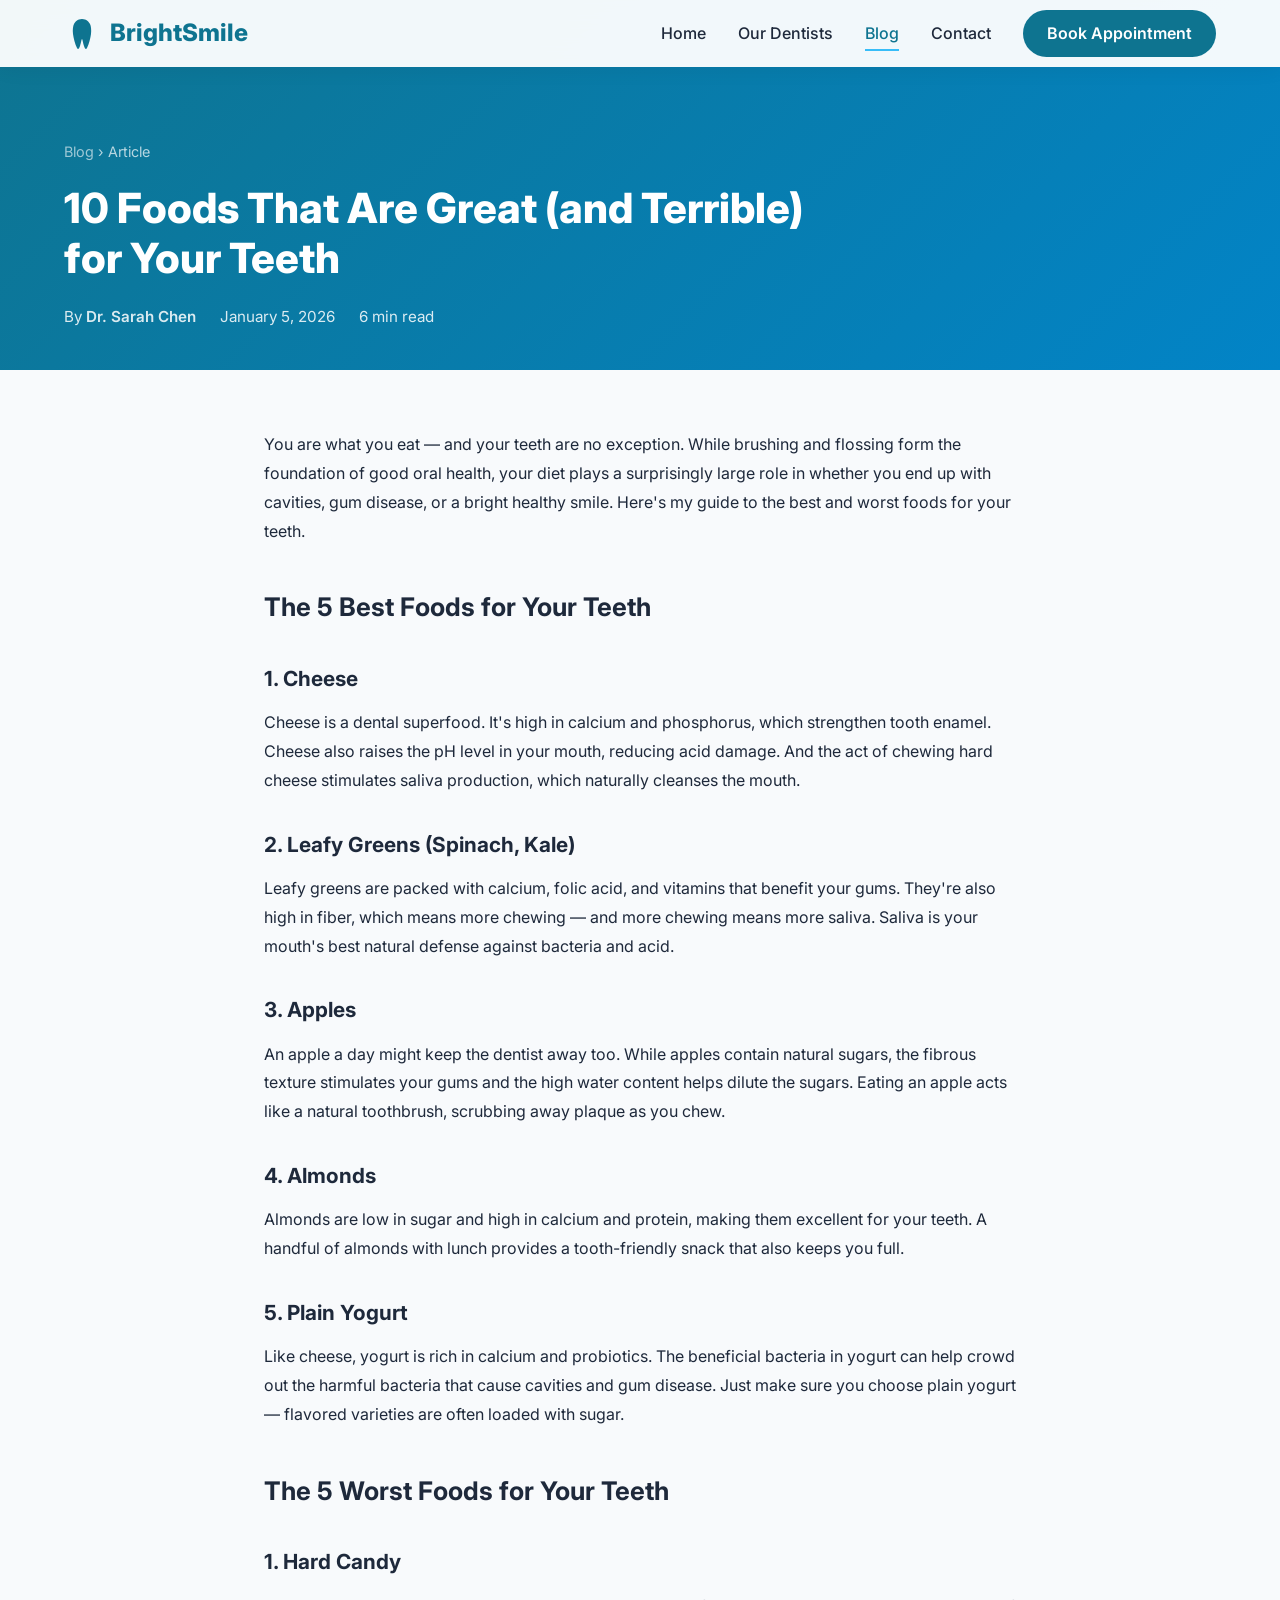
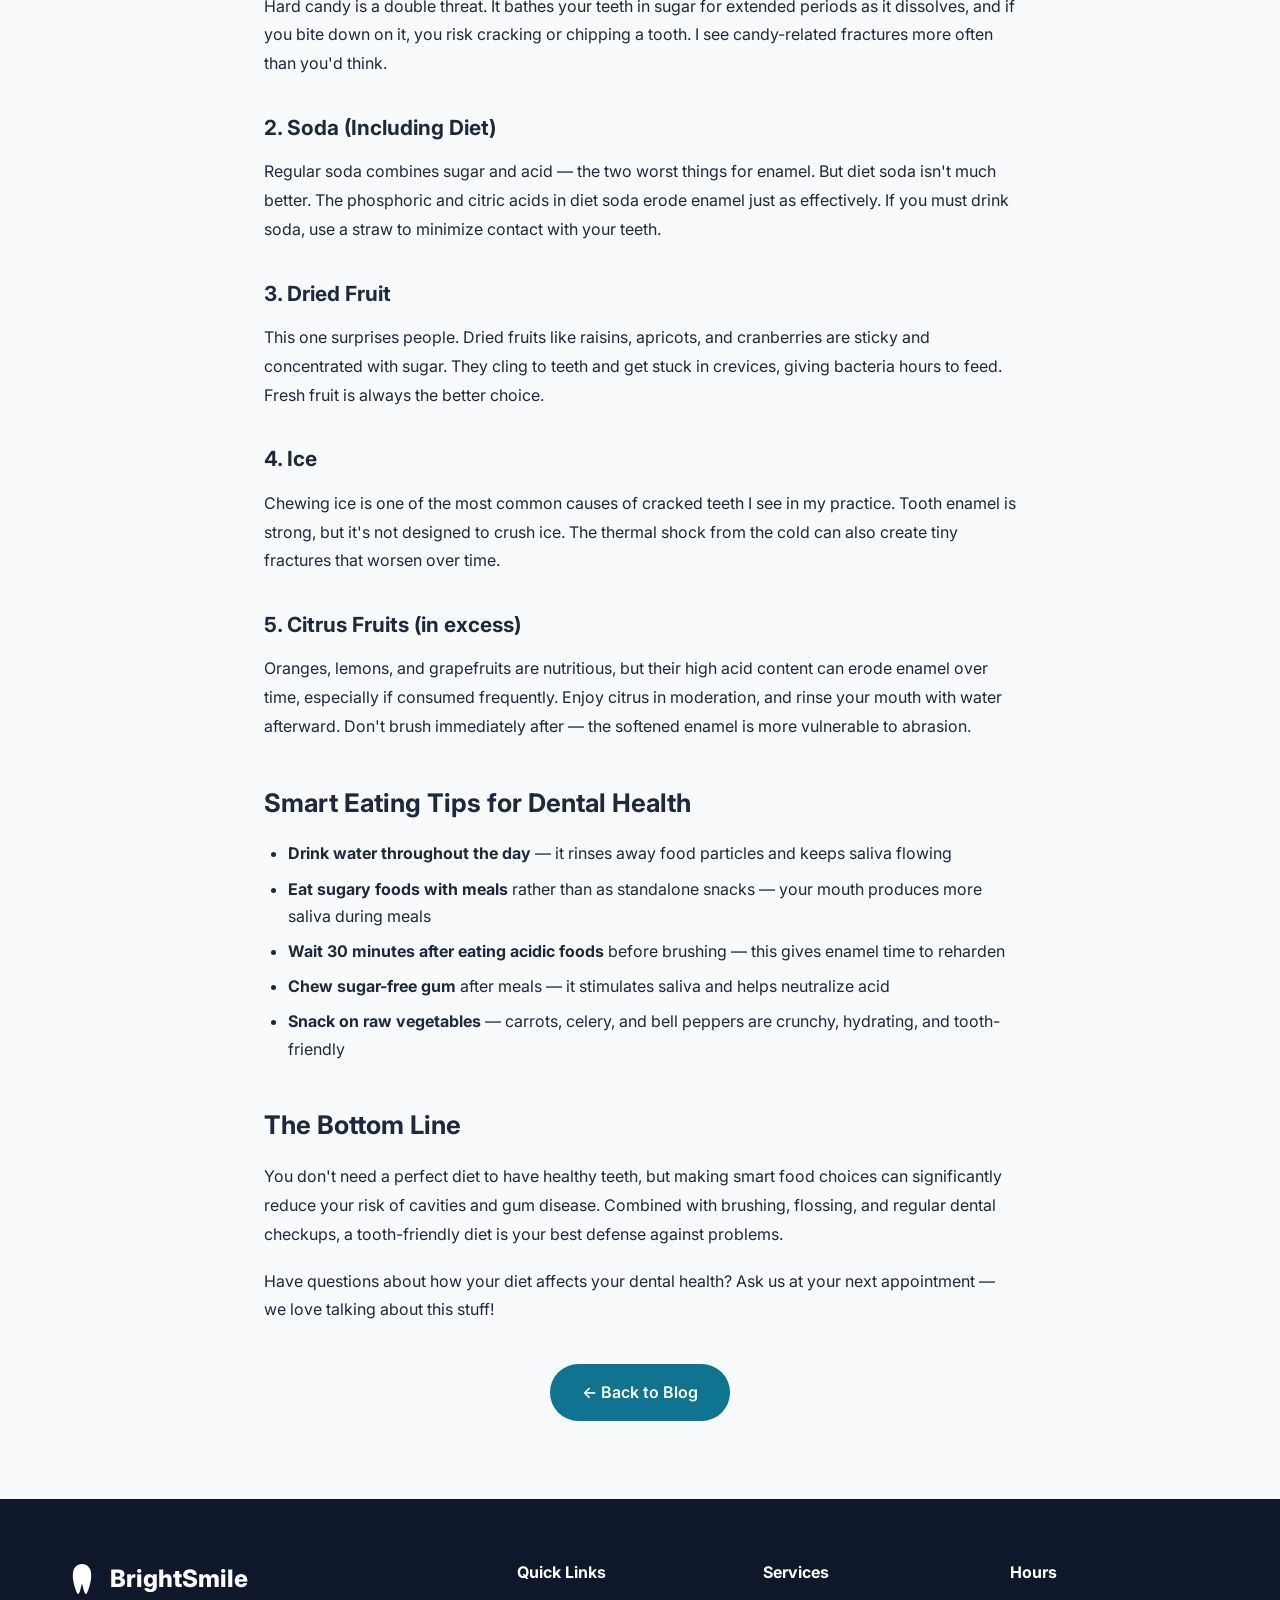
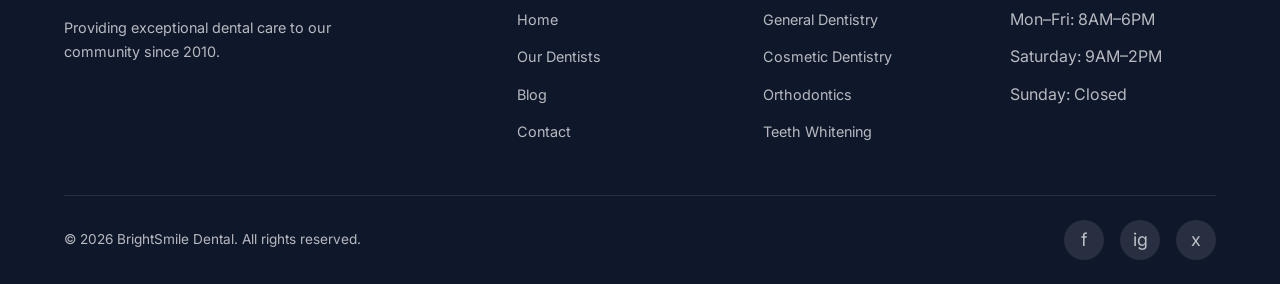
<file: post-foods-for-teeth.html>
<!DOCTYPE html>
<html lang="en">
<head>
  <!-- Google Tag Manager -->
<script>(function(w,d,s,l,i){w[l]=w[l]||[];w[l].push({'gtm.start':
new Date().getTime(),event:'gtm.js'});var f=d.getElementsByTagName(s)[0],
j=d.createElement(s),dl=l!='dataLayer'?'&l='+l:'';j.async=true;j.src=
'https://www.googletagmanager.com/gtm.js?id='+i+dl;f.parentNode.insertBefore(j,f);
})(window,document,'script','dataLayer','GTM-MJXPTK9');</script>
<!-- End Google Tag Manager -->
  <meta charset="UTF-8">
  <meta name="viewport" content="width=device-width, initial-scale=1.0">
  <title>10 Foods That Are Great (and Terrible) for Your Teeth | BrightSmile Dental Blog</title>
  <link rel="preconnect" href="https://fonts.googleapis.com">
  <link href="https://fonts.googleapis.com/css2?family=Inter:wght@400;500;600;700;800&display=swap" rel="stylesheet">
  <link rel="icon" type="image/svg+xml" href="favicon.svg">
  <link rel="stylesheet" href="styles.css">
</head>
<body>
<!-- Google Tag Manager (noscript) -->
<noscript><iframe src="https://www.googletagmanager.com/ns.html?id=GTM-MJXPTK9"
height="0" width="0" style="display:none;visibility:hidden"></iframe></noscript>
<!-- End Google Tag Manager (noscript) -->

  <nav class="navbar scrolled" id="navbar">
    <div class="container">
      <a href="index.html" class="logo">
        <svg viewBox="0 0 36 36" fill="none"><path d="M18 3C13.5 3 11 6 10 8C9 10 8.5 14 9 18C9.5 22 11 28 13 32C14 34 15 33 16 30C17 27 17.5 23 18 23C18.5 23 19 27 20 30C21 33 22 34 23 32C25 28 26.5 22 27 18C27.5 14 27 10 26 8C25 6 22.5 3 18 3Z" fill="currentColor"/></svg>
        BrightSmile
      </a>
      <div class="nav-links" id="navLinks">
        <a href="index.html">Home</a>
        <a href="dentists.html">Our Dentists</a>
        <a href="blog.html" class="active">Blog</a>
        <a href="index.html#contact">Contact</a>
        <a href="index.html#contact" class="nav-cta">Book Appointment</a>
      </div>
      <button class="mobile-toggle" id="mobileToggle" aria-label="Toggle menu">
        <span></span><span></span><span></span>
      </button>
    </div>
  </nav>

  <section class="blog-post-hero">
    <div class="container">
      <div class="breadcrumb">
        <a href="blog.html">Blog</a> &rsaquo; Article
      </div>
      <h1>10 Foods That Are Great (and Terrible) for Your Teeth</h1>
      <div class="blog-post-meta">
        <span>By <span class="author-name">Dr. Sarah Chen</span></span>
        <span>January 5, 2026</span>
        <span>6 min read</span>
      </div>
    </div>
  </section>

  <article class="blog-post-content">
    <p>You are what you eat — and your teeth are no exception. While brushing and flossing form the foundation of good oral health, your diet plays a surprisingly large role in whether you end up with cavities, gum disease, or a bright healthy smile. Here's my guide to the best and worst foods for your teeth.</p>

    <h2>The 5 Best Foods for Your Teeth</h2>

    <h3>1. Cheese</h3>
    <p>Cheese is a dental superfood. It's high in calcium and phosphorus, which strengthen tooth enamel. Cheese also raises the pH level in your mouth, reducing acid damage. And the act of chewing hard cheese stimulates saliva production, which naturally cleanses the mouth.</p>

    <h3>2. Leafy Greens (Spinach, Kale)</h3>
    <p>Leafy greens are packed with calcium, folic acid, and vitamins that benefit your gums. They're also high in fiber, which means more chewing — and more chewing means more saliva. Saliva is your mouth's best natural defense against bacteria and acid.</p>

    <h3>3. Apples</h3>
    <p>An apple a day might keep the dentist away too. While apples contain natural sugars, the fibrous texture stimulates your gums and the high water content helps dilute the sugars. Eating an apple acts like a natural toothbrush, scrubbing away plaque as you chew.</p>

    <h3>4. Almonds</h3>
    <p>Almonds are low in sugar and high in calcium and protein, making them excellent for your teeth. A handful of almonds with lunch provides a tooth-friendly snack that also keeps you full.</p>

    <h3>5. Plain Yogurt</h3>
    <p>Like cheese, yogurt is rich in calcium and probiotics. The beneficial bacteria in yogurt can help crowd out the harmful bacteria that cause cavities and gum disease. Just make sure you choose plain yogurt — flavored varieties are often loaded with sugar.</p>

    <h2>The 5 Worst Foods for Your Teeth</h2>

    <h3>1. Hard Candy</h3>
    <p>Hard candy is a double threat. It bathes your teeth in sugar for extended periods as it dissolves, and if you bite down on it, you risk cracking or chipping a tooth. I see candy-related fractures more often than you'd think.</p>

    <h3>2. Soda (Including Diet)</h3>
    <p>Regular soda combines sugar and acid — the two worst things for enamel. But diet soda isn't much better. The phosphoric and citric acids in diet soda erode enamel just as effectively. If you must drink soda, use a straw to minimize contact with your teeth.</p>

    <h3>3. Dried Fruit</h3>
    <p>This one surprises people. Dried fruits like raisins, apricots, and cranberries are sticky and concentrated with sugar. They cling to teeth and get stuck in crevices, giving bacteria hours to feed. Fresh fruit is always the better choice.</p>

    <h3>4. Ice</h3>
    <p>Chewing ice is one of the most common causes of cracked teeth I see in my practice. Tooth enamel is strong, but it's not designed to crush ice. The thermal shock from the cold can also create tiny fractures that worsen over time.</p>

    <h3>5. Citrus Fruits (in excess)</h3>
    <p>Oranges, lemons, and grapefruits are nutritious, but their high acid content can erode enamel over time, especially if consumed frequently. Enjoy citrus in moderation, and rinse your mouth with water afterward. Don't brush immediately after — the softened enamel is more vulnerable to abrasion.</p>

    <h2>Smart Eating Tips for Dental Health</h2>
    <ul>
      <li><strong>Drink water throughout the day</strong> — it rinses away food particles and keeps saliva flowing</li>
      <li><strong>Eat sugary foods with meals</strong> rather than as standalone snacks — your mouth produces more saliva during meals</li>
      <li><strong>Wait 30 minutes after eating acidic foods</strong> before brushing — this gives enamel time to reharden</li>
      <li><strong>Chew sugar-free gum</strong> after meals — it stimulates saliva and helps neutralize acid</li>
      <li><strong>Snack on raw vegetables</strong> — carrots, celery, and bell peppers are crunchy, hydrating, and tooth-friendly</li>
    </ul>

    <h2>The Bottom Line</h2>
    <p>You don't need a perfect diet to have healthy teeth, but making smart food choices can significantly reduce your risk of cavities and gum disease. Combined with brushing, flossing, and regular dental checkups, a tooth-friendly diet is your best defense against problems.</p>

    <p>Have questions about how your diet affects your dental health? Ask us at your next appointment — we love talking about this stuff!</p>

    <p style="text-align:center;margin-top:40px;">
      <a href="blog.html" class="btn btn-primary">← Back to Blog</a>
    </p>
  </article>

  <footer class="footer">
    <div class="container">
      <div class="footer-grid">
        <div class="footer-brand">
          <a href="index.html" class="logo">
            <svg viewBox="0 0 36 36" fill="none"><path d="M18 3C13.5 3 11 6 10 8C9 10 8.5 14 9 18C9.5 22 11 28 13 32C14 34 15 33 16 30C17 27 17.5 23 18 23C18.5 23 19 27 20 30C21 33 22 34 23 32C25 28 26.5 22 27 18C27.5 14 27 10 26 8C25 6 22.5 3 18 3Z" fill="currentColor"/></svg>
            BrightSmile
          </a>
          <p>Providing exceptional dental care to our community since 2010.</p>
        </div>
        <div>
          <h4>Quick Links</h4>
          <ul>
            <li><a href="index.html">Home</a></li>
            <li><a href="dentists.html">Our Dentists</a></li>
            <li><a href="blog.html">Blog</a></li>
            <li><a href="index.html#contact">Contact</a></li>
          </ul>
        </div>
        <div>
          <h4>Services</h4>
          <ul>
            <li><a href="#">General Dentistry</a></li>
            <li><a href="#">Cosmetic Dentistry</a></li>
            <li><a href="#">Orthodontics</a></li>
            <li><a href="#">Teeth Whitening</a></li>
          </ul>
        </div>
        <div>
          <h4>Hours</h4>
          <ul>
            <li>Mon–Fri: 8AM–6PM</li>
            <li>Saturday: 9AM–2PM</li>
            <li>Sunday: Closed</li>
          </ul>
        </div>
      </div>
      <div class="footer-bottom">
        <p>&copy; 2026 BrightSmile Dental. All rights reserved.</p>
        <div class="social-links">
          <a href="#" aria-label="Facebook">f</a>
          <a href="#" aria-label="Instagram">ig</a>
          <a href="#" aria-label="Twitter">x</a>
        </div>
      </div>
    </div>
  </footer>

  <script src="main.js"></script>
</body>
</html>
</file>
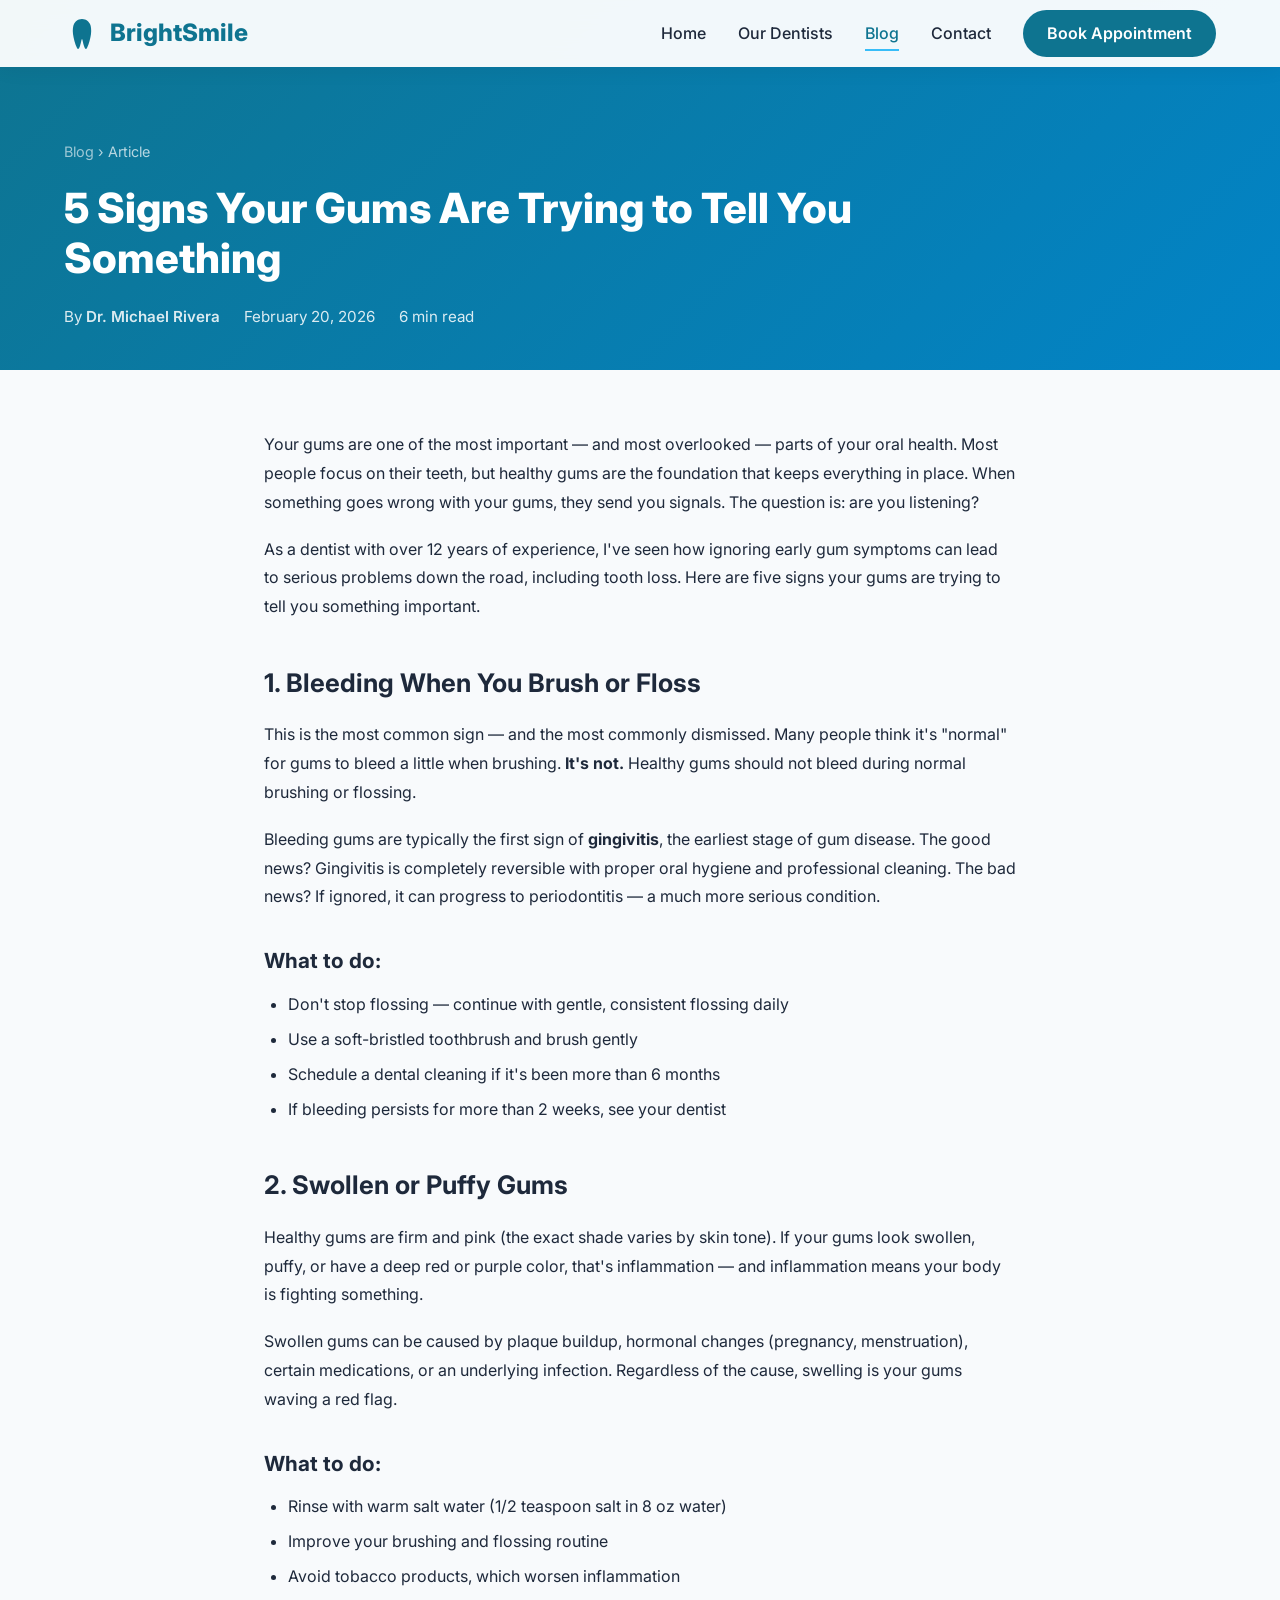
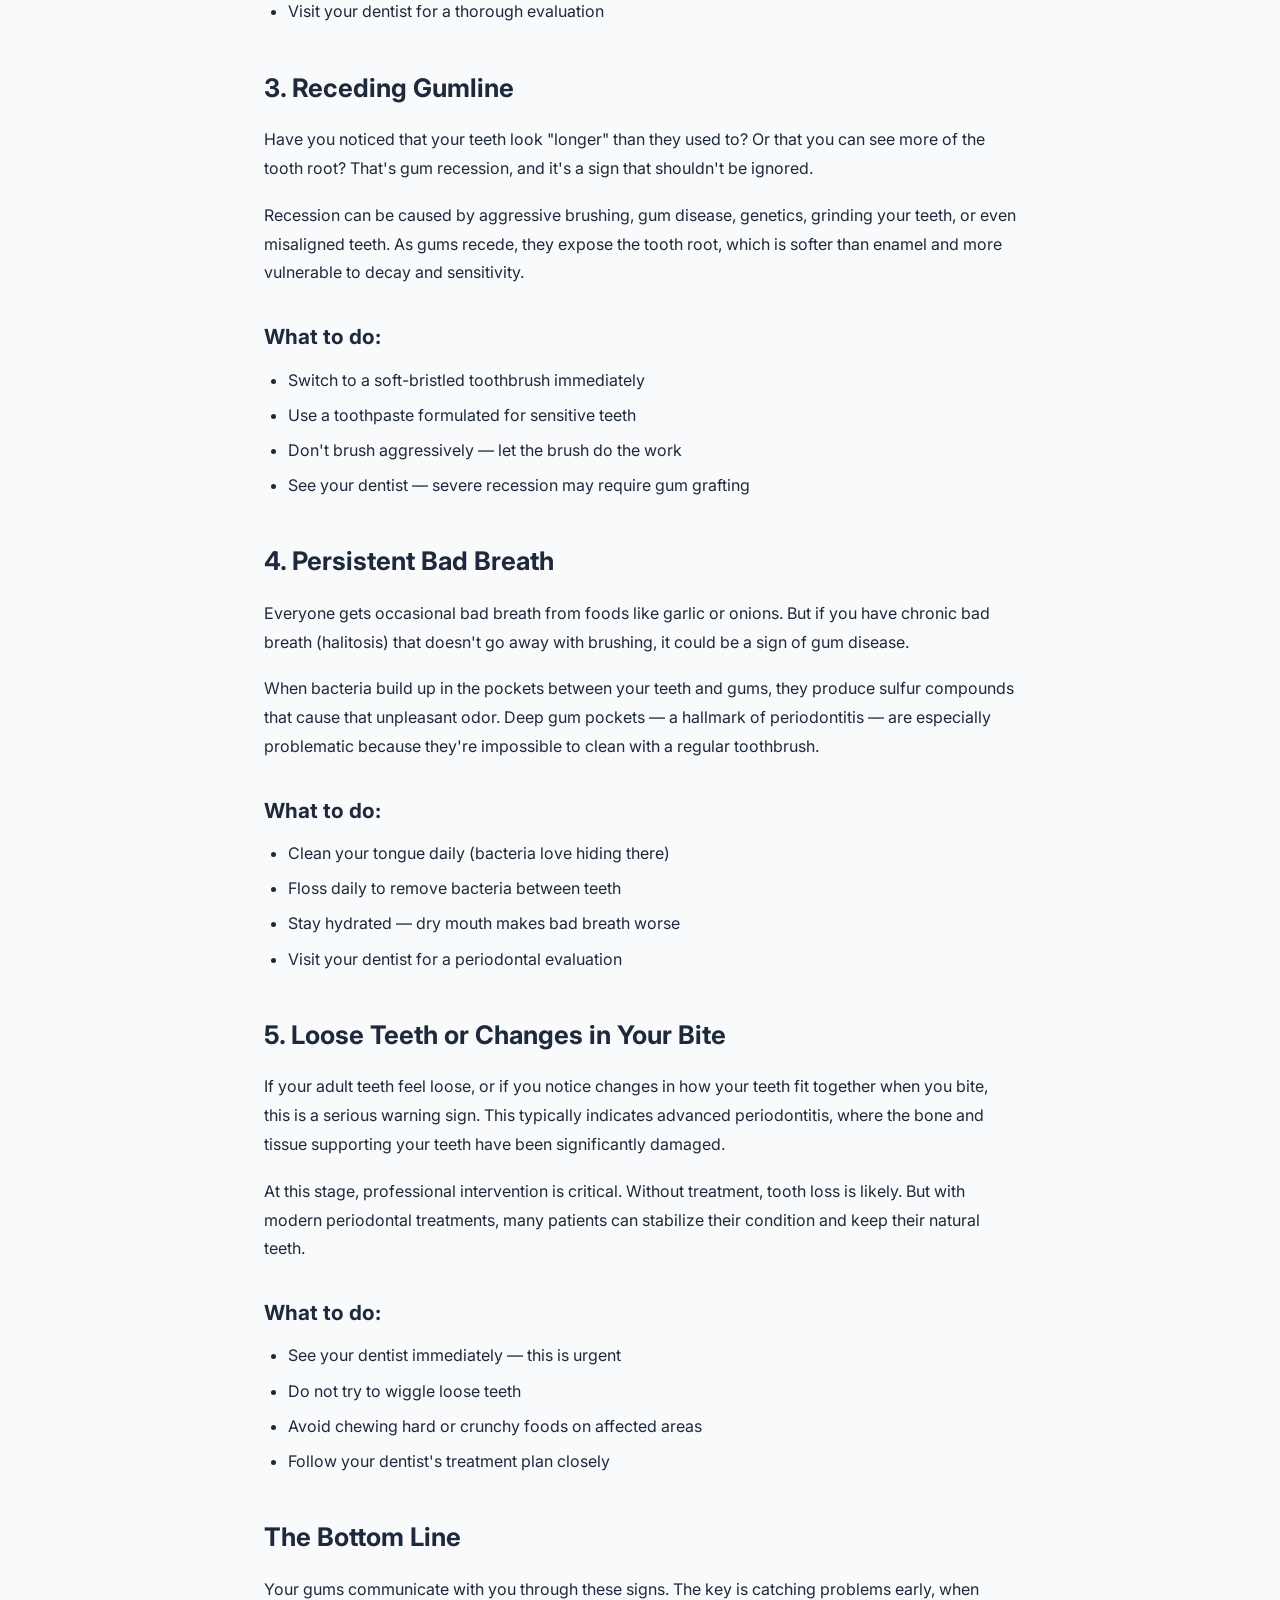
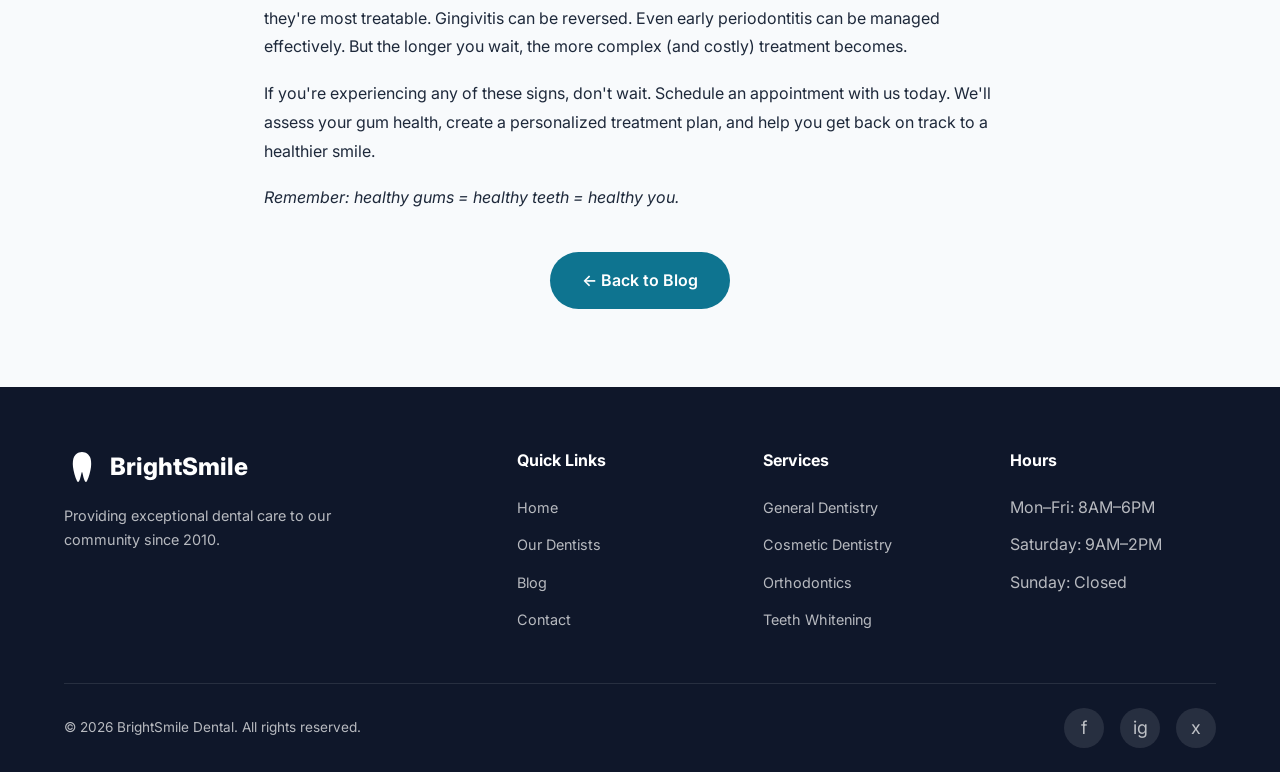
<file: post-gum-health.html>
<!DOCTYPE html>
<html lang="en">
<head>
  <!-- Google Tag Manager -->
<script>(function(w,d,s,l,i){w[l]=w[l]||[];w[l].push({'gtm.start':
new Date().getTime(),event:'gtm.js'});var f=d.getElementsByTagName(s)[0],
j=d.createElement(s),dl=l!='dataLayer'?'&l='+l:'';j.async=true;j.src=
'https://www.googletagmanager.com/gtm.js?id='+i+dl;f.parentNode.insertBefore(j,f);
})(window,document,'script','dataLayer','GTM-MJXPTK9');</script>
<!-- End Google Tag Manager -->
  <meta charset="UTF-8">
  <meta name="viewport" content="width=device-width, initial-scale=1.0">
  <title>5 Signs Your Gums Are Trying to Tell You Something | BrightSmile Dental Blog</title>
  <link rel="preconnect" href="https://fonts.googleapis.com">
  <link href="https://fonts.googleapis.com/css2?family=Inter:wght@400;500;600;700;800&display=swap" rel="stylesheet">
  <link rel="icon" type="image/svg+xml" href="favicon.svg">
  <link rel="stylesheet" href="styles.css">
</head>
<body>
<!-- Google Tag Manager (noscript) -->
<noscript><iframe src="https://www.googletagmanager.com/ns.html?id=GTM-MJXPTK9"
height="0" width="0" style="display:none;visibility:hidden"></iframe></noscript>
<!-- End Google Tag Manager (noscript) -->

  <!-- NAVBAR -->
  <nav class="navbar scrolled" id="navbar">
    <div class="container">
      <a href="index.html" class="logo">
        <svg viewBox="0 0 36 36" fill="none"><path d="M18 3C13.5 3 11 6 10 8C9 10 8.5 14 9 18C9.5 22 11 28 13 32C14 34 15 33 16 30C17 27 17.5 23 18 23C18.5 23 19 27 20 30C21 33 22 34 23 32C25 28 26.5 22 27 18C27.5 14 27 10 26 8C25 6 22.5 3 18 3Z" fill="currentColor"/></svg>
        BrightSmile
      </a>
      <div class="nav-links" id="navLinks">
        <a href="index.html">Home</a>
        <a href="dentists.html">Our Dentists</a>
        <a href="blog.html" class="active">Blog</a>
        <a href="index.html#contact">Contact</a>
        <a href="index.html#contact" class="nav-cta">Book Appointment</a>
      </div>
      <button class="mobile-toggle" id="mobileToggle" aria-label="Toggle menu">
        <span></span><span></span><span></span>
      </button>
    </div>
  </nav>

  <!-- POST HERO -->
  <section class="blog-post-hero">
    <div class="container">
      <div class="breadcrumb">
        <a href="blog.html">Blog</a> &rsaquo; Article
      </div>
      <h1>5 Signs Your Gums Are Trying to Tell You Something</h1>
      <div class="blog-post-meta">
        <span>By <span class="author-name">Dr. Michael Rivera</span></span>
        <span>February 20, 2026</span>
        <span>6 min read</span>
      </div>
    </div>
  </section>

  <!-- POST CONTENT -->
  <article class="blog-post-content">

    <p>Your gums are one of the most important — and most overlooked — parts of your oral health. Most people focus on their teeth, but healthy gums are the foundation that keeps everything in place. When something goes wrong with your gums, they send you signals. The question is: are you listening?</p>

    <p>As a dentist with over 12 years of experience, I've seen how ignoring early gum symptoms can lead to serious problems down the road, including tooth loss. Here are five signs your gums are trying to tell you something important.</p>

    <h2>1. Bleeding When You Brush or Floss</h2>

    <p>This is the most common sign — and the most commonly dismissed. Many people think it's "normal" for gums to bleed a little when brushing. <strong>It's not.</strong> Healthy gums should not bleed during normal brushing or flossing.</p>

    <p>Bleeding gums are typically the first sign of <strong>gingivitis</strong>, the earliest stage of gum disease. The good news? Gingivitis is completely reversible with proper oral hygiene and professional cleaning. The bad news? If ignored, it can progress to periodontitis — a much more serious condition.</p>

    <h3>What to do:</h3>
    <ul>
      <li>Don't stop flossing — continue with gentle, consistent flossing daily</li>
      <li>Use a soft-bristled toothbrush and brush gently</li>
      <li>Schedule a dental cleaning if it's been more than 6 months</li>
      <li>If bleeding persists for more than 2 weeks, see your dentist</li>
    </ul>

    <h2>2. Swollen or Puffy Gums</h2>

    <p>Healthy gums are firm and pink (the exact shade varies by skin tone). If your gums look swollen, puffy, or have a deep red or purple color, that's inflammation — and inflammation means your body is fighting something.</p>

    <p>Swollen gums can be caused by plaque buildup, hormonal changes (pregnancy, menstruation), certain medications, or an underlying infection. Regardless of the cause, swelling is your gums waving a red flag.</p>

    <h3>What to do:</h3>
    <ul>
      <li>Rinse with warm salt water (1/2 teaspoon salt in 8 oz water)</li>
      <li>Improve your brushing and flossing routine</li>
      <li>Avoid tobacco products, which worsen inflammation</li>
      <li>Visit your dentist for a thorough evaluation</li>
    </ul>

    <h2>3. Receding Gumline</h2>

    <p>Have you noticed that your teeth look "longer" than they used to? Or that you can see more of the tooth root? That's gum recession, and it's a sign that shouldn't be ignored.</p>

    <p>Recession can be caused by aggressive brushing, gum disease, genetics, grinding your teeth, or even misaligned teeth. As gums recede, they expose the tooth root, which is softer than enamel and more vulnerable to decay and sensitivity.</p>

    <h3>What to do:</h3>
    <ul>
      <li>Switch to a soft-bristled toothbrush immediately</li>
      <li>Use a toothpaste formulated for sensitive teeth</li>
      <li>Don't brush aggressively — let the brush do the work</li>
      <li>See your dentist — severe recession may require gum grafting</li>
    </ul>

    <h2>4. Persistent Bad Breath</h2>

    <p>Everyone gets occasional bad breath from foods like garlic or onions. But if you have chronic bad breath (halitosis) that doesn't go away with brushing, it could be a sign of gum disease.</p>

    <p>When bacteria build up in the pockets between your teeth and gums, they produce sulfur compounds that cause that unpleasant odor. Deep gum pockets — a hallmark of periodontitis — are especially problematic because they're impossible to clean with a regular toothbrush.</p>

    <h3>What to do:</h3>
    <ul>
      <li>Clean your tongue daily (bacteria love hiding there)</li>
      <li>Floss daily to remove bacteria between teeth</li>
      <li>Stay hydrated — dry mouth makes bad breath worse</li>
      <li>Visit your dentist for a periodontal evaluation</li>
    </ul>

    <h2>5. Loose Teeth or Changes in Your Bite</h2>

    <p>If your adult teeth feel loose, or if you notice changes in how your teeth fit together when you bite, this is a serious warning sign. This typically indicates advanced periodontitis, where the bone and tissue supporting your teeth have been significantly damaged.</p>

    <p>At this stage, professional intervention is critical. Without treatment, tooth loss is likely. But with modern periodontal treatments, many patients can stabilize their condition and keep their natural teeth.</p>

    <h3>What to do:</h3>
    <ul>
      <li>See your dentist immediately — this is urgent</li>
      <li>Do not try to wiggle loose teeth</li>
      <li>Avoid chewing hard or crunchy foods on affected areas</li>
      <li>Follow your dentist's treatment plan closely</li>
    </ul>

    <h2>The Bottom Line</h2>

    <p>Your gums communicate with you through these signs. The key is catching problems early, when they're most treatable. Gingivitis can be reversed. Even early periodontitis can be managed effectively. But the longer you wait, the more complex (and costly) treatment becomes.</p>

    <p>If you're experiencing any of these signs, don't wait. Schedule an appointment with us today. We'll assess your gum health, create a personalized treatment plan, and help you get back on track to a healthier smile.</p>

    <p><em>Remember: healthy gums = healthy teeth = healthy you.</em></p>

    <p style="text-align:center;margin-top:40px;">
      <a href="blog.html" class="btn btn-primary">← Back to Blog</a>
    </p>
  </article>

  <!-- FOOTER -->
  <footer class="footer">
    <div class="container">
      <div class="footer-grid">
        <div class="footer-brand">
          <a href="index.html" class="logo">
            <svg viewBox="0 0 36 36" fill="none"><path d="M18 3C13.5 3 11 6 10 8C9 10 8.5 14 9 18C9.5 22 11 28 13 32C14 34 15 33 16 30C17 27 17.5 23 18 23C18.5 23 19 27 20 30C21 33 22 34 23 32C25 28 26.5 22 27 18C27.5 14 27 10 26 8C25 6 22.5 3 18 3Z" fill="currentColor"/></svg>
            BrightSmile
          </a>
          <p>Providing exceptional dental care to our community since 2010.</p>
        </div>
        <div>
          <h4>Quick Links</h4>
          <ul>
            <li><a href="index.html">Home</a></li>
            <li><a href="dentists.html">Our Dentists</a></li>
            <li><a href="blog.html">Blog</a></li>
            <li><a href="index.html#contact">Contact</a></li>
          </ul>
        </div>
        <div>
          <h4>Services</h4>
          <ul>
            <li><a href="#">General Dentistry</a></li>
            <li><a href="#">Cosmetic Dentistry</a></li>
            <li><a href="#">Orthodontics</a></li>
            <li><a href="#">Teeth Whitening</a></li>
          </ul>
        </div>
        <div>
          <h4>Hours</h4>
          <ul>
            <li>Mon–Fri: 8AM–6PM</li>
            <li>Saturday: 9AM–2PM</li>
            <li>Sunday: Closed</li>
          </ul>
        </div>
      </div>
      <div class="footer-bottom">
        <p>&copy; 2026 BrightSmile Dental. All rights reserved.</p>
        <div class="social-links">
          <a href="#" aria-label="Facebook">f</a>
          <a href="#" aria-label="Instagram">ig</a>
          <a href="#" aria-label="Twitter">x</a>
        </div>
      </div>
    </div>
  </footer>

  <script src="main.js"></script>
</body>
</html>
</file>
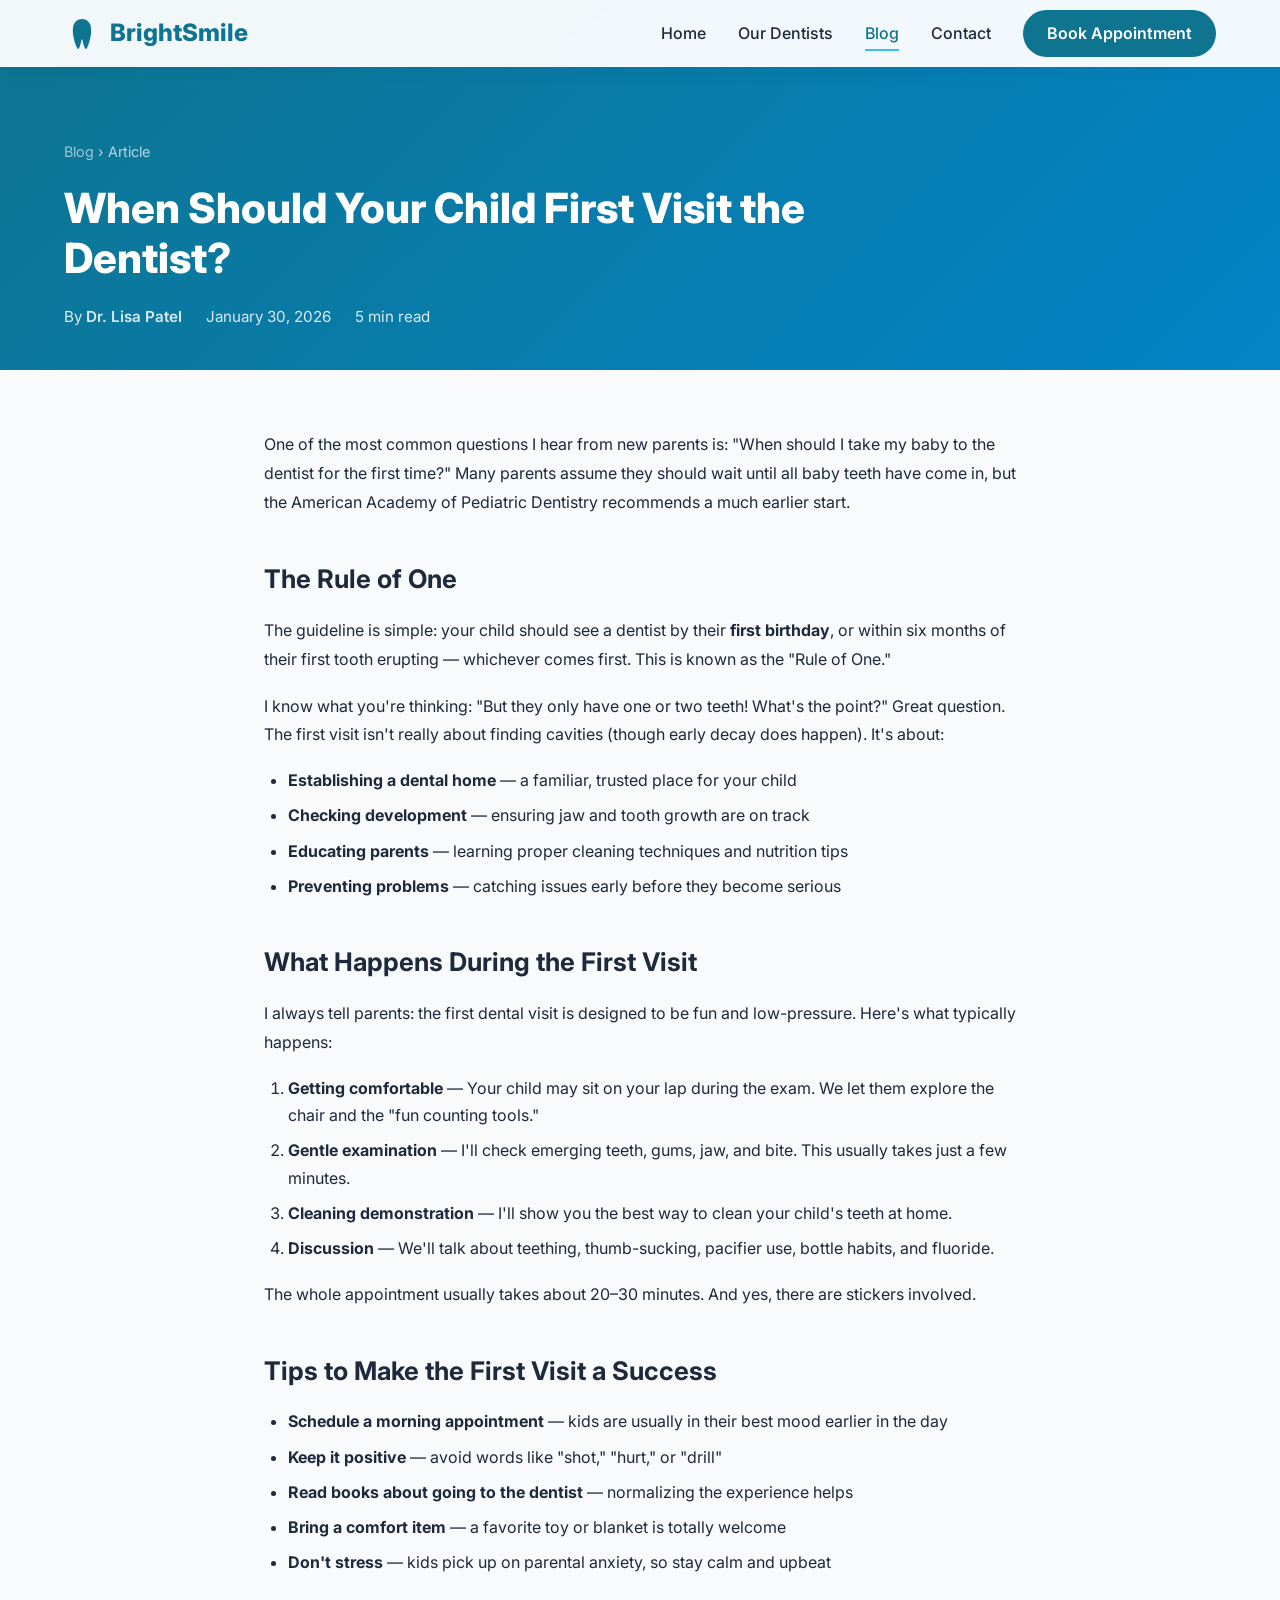
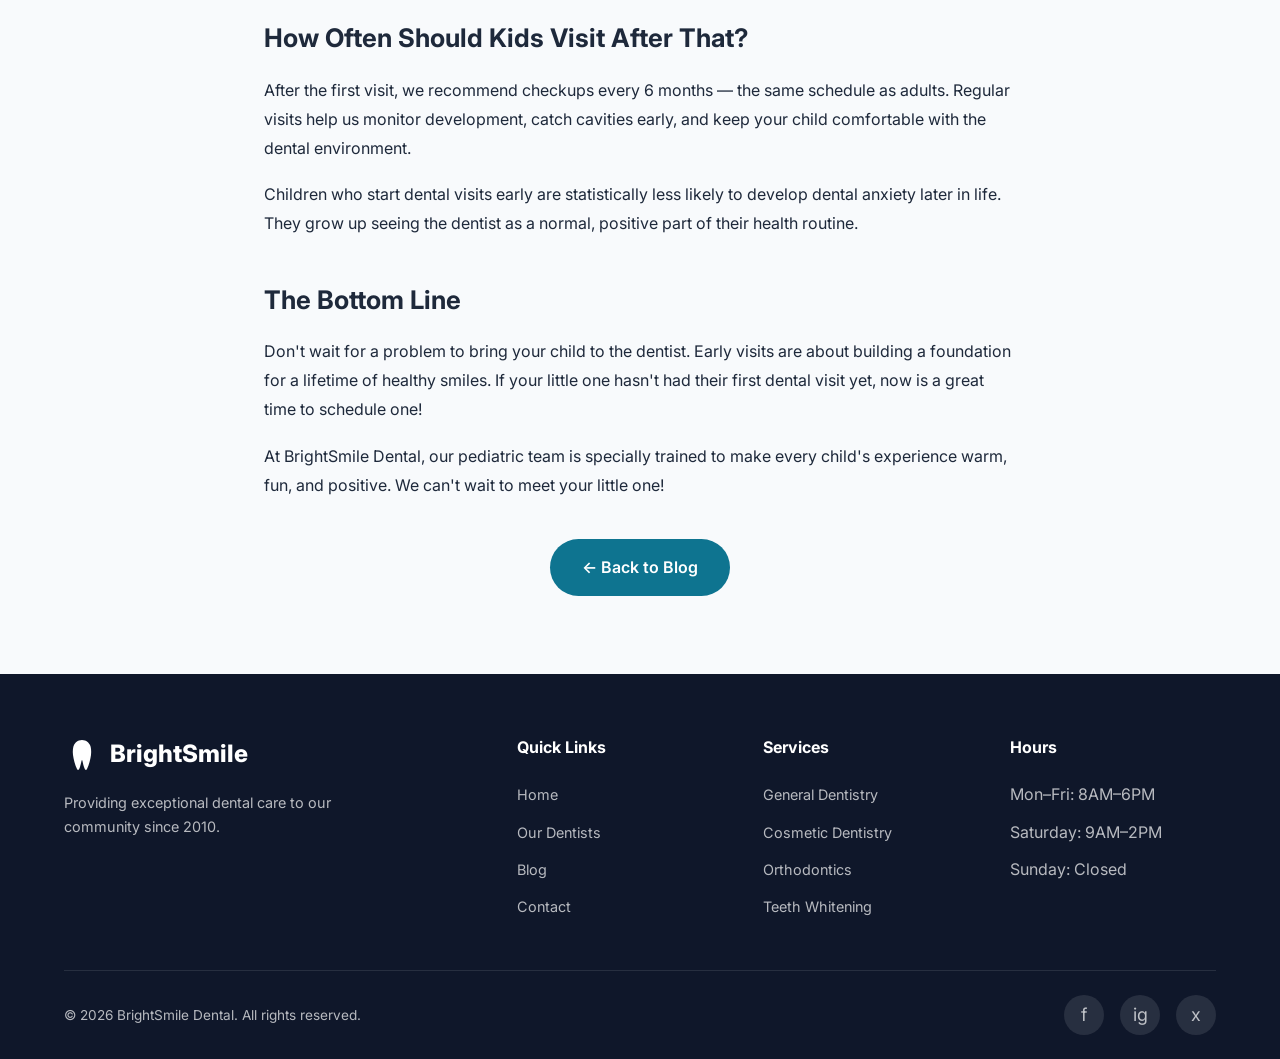
<file: post-kids-first-visit.html>
<!DOCTYPE html>
<html lang="en">
<head>
  <!-- Google Tag Manager -->
<script>(function(w,d,s,l,i){w[l]=w[l]||[];w[l].push({'gtm.start':
new Date().getTime(),event:'gtm.js'});var f=d.getElementsByTagName(s)[0],
j=d.createElement(s),dl=l!='dataLayer'?'&l='+l:'';j.async=true;j.src=
'https://www.googletagmanager.com/gtm.js?id='+i+dl;f.parentNode.insertBefore(j,f);
})(window,document,'script','dataLayer','GTM-MJXPTK9');</script>
<!-- End Google Tag Manager -->
  <meta charset="UTF-8">
  <meta name="viewport" content="width=device-width, initial-scale=1.0">
  <title>When Should Your Child First Visit the Dentist? | BrightSmile Dental Blog</title>
  <link rel="preconnect" href="https://fonts.googleapis.com">
  <link href="https://fonts.googleapis.com/css2?family=Inter:wght@400;500;600;700;800&display=swap" rel="stylesheet">
  <link rel="icon" type="image/svg+xml" href="favicon.svg">
  <link rel="stylesheet" href="styles.css">
</head>
<body>
<!-- Google Tag Manager (noscript) -->
<noscript><iframe src="https://www.googletagmanager.com/ns.html?id=GTM-MJXPTK9"
height="0" width="0" style="display:none;visibility:hidden"></iframe></noscript>
<!-- End Google Tag Manager (noscript) -->

  <nav class="navbar scrolled" id="navbar">
    <div class="container">
      <a href="index.html" class="logo">
        <svg viewBox="0 0 36 36" fill="none"><path d="M18 3C13.5 3 11 6 10 8C9 10 8.5 14 9 18C9.5 22 11 28 13 32C14 34 15 33 16 30C17 27 17.5 23 18 23C18.5 23 19 27 20 30C21 33 22 34 23 32C25 28 26.5 22 27 18C27.5 14 27 10 26 8C25 6 22.5 3 18 3Z" fill="currentColor"/></svg>
        BrightSmile
      </a>
      <div class="nav-links" id="navLinks">
        <a href="index.html">Home</a>
        <a href="dentists.html">Our Dentists</a>
        <a href="blog.html" class="active">Blog</a>
        <a href="index.html#contact">Contact</a>
        <a href="index.html#contact" class="nav-cta">Book Appointment</a>
      </div>
      <button class="mobile-toggle" id="mobileToggle" aria-label="Toggle menu">
        <span></span><span></span><span></span>
      </button>
    </div>
  </nav>

  <section class="blog-post-hero">
    <div class="container">
      <div class="breadcrumb">
        <a href="blog.html">Blog</a> &rsaquo; Article
      </div>
      <h1>When Should Your Child First Visit the Dentist?</h1>
      <div class="blog-post-meta">
        <span>By <span class="author-name">Dr. Lisa Patel</span></span>
        <span>January 30, 2026</span>
        <span>5 min read</span>
      </div>
    </div>
  </section>

  <article class="blog-post-content">
    <p>One of the most common questions I hear from new parents is: "When should I take my baby to the dentist for the first time?" Many parents assume they should wait until all baby teeth have come in, but the American Academy of Pediatric Dentistry recommends a much earlier start.</p>

    <h2>The Rule of One</h2>
    <p>The guideline is simple: your child should see a dentist by their <strong>first birthday</strong>, or within six months of their first tooth erupting — whichever comes first. This is known as the "Rule of One."</p>

    <p>I know what you're thinking: "But they only have one or two teeth! What's the point?" Great question. The first visit isn't really about finding cavities (though early decay does happen). It's about:</p>

    <ul>
      <li><strong>Establishing a dental home</strong> — a familiar, trusted place for your child</li>
      <li><strong>Checking development</strong> — ensuring jaw and tooth growth are on track</li>
      <li><strong>Educating parents</strong> — learning proper cleaning techniques and nutrition tips</li>
      <li><strong>Preventing problems</strong> — catching issues early before they become serious</li>
    </ul>

    <h2>What Happens During the First Visit</h2>
    <p>I always tell parents: the first dental visit is designed to be fun and low-pressure. Here's what typically happens:</p>

    <ol>
      <li><strong>Getting comfortable</strong> — Your child may sit on your lap during the exam. We let them explore the chair and the "fun counting tools."</li>
      <li><strong>Gentle examination</strong> — I'll check emerging teeth, gums, jaw, and bite. This usually takes just a few minutes.</li>
      <li><strong>Cleaning demonstration</strong> — I'll show you the best way to clean your child's teeth at home.</li>
      <li><strong>Discussion</strong> — We'll talk about teething, thumb-sucking, pacifier use, bottle habits, and fluoride.</li>
    </ol>

    <p>The whole appointment usually takes about 20–30 minutes. And yes, there are stickers involved.</p>

    <h2>Tips to Make the First Visit a Success</h2>
    <ul>
      <li><strong>Schedule a morning appointment</strong> — kids are usually in their best mood earlier in the day</li>
      <li><strong>Keep it positive</strong> — avoid words like "shot," "hurt," or "drill"</li>
      <li><strong>Read books about going to the dentist</strong> — normalizing the experience helps</li>
      <li><strong>Bring a comfort item</strong> — a favorite toy or blanket is totally welcome</li>
      <li><strong>Don't stress</strong> — kids pick up on parental anxiety, so stay calm and upbeat</li>
    </ul>

    <h2>How Often Should Kids Visit After That?</h2>
    <p>After the first visit, we recommend checkups every 6 months — the same schedule as adults. Regular visits help us monitor development, catch cavities early, and keep your child comfortable with the dental environment.</p>

    <p>Children who start dental visits early are statistically less likely to develop dental anxiety later in life. They grow up seeing the dentist as a normal, positive part of their health routine.</p>

    <h2>The Bottom Line</h2>
    <p>Don't wait for a problem to bring your child to the dentist. Early visits are about building a foundation for a lifetime of healthy smiles. If your little one hasn't had their first dental visit yet, now is a great time to schedule one!</p>

    <p>At BrightSmile Dental, our pediatric team is specially trained to make every child's experience warm, fun, and positive. We can't wait to meet your little one!</p>

    <p style="text-align:center;margin-top:40px;">
      <a href="blog.html" class="btn btn-primary">← Back to Blog</a>
    </p>
  </article>

  <footer class="footer">
    <div class="container">
      <div class="footer-grid">
        <div class="footer-brand">
          <a href="index.html" class="logo">
            <svg viewBox="0 0 36 36" fill="none"><path d="M18 3C13.5 3 11 6 10 8C9 10 8.5 14 9 18C9.5 22 11 28 13 32C14 34 15 33 16 30C17 27 17.5 23 18 23C18.5 23 19 27 20 30C21 33 22 34 23 32C25 28 26.5 22 27 18C27.5 14 27 10 26 8C25 6 22.5 3 18 3Z" fill="currentColor"/></svg>
            BrightSmile
          </a>
          <p>Providing exceptional dental care to our community since 2010.</p>
        </div>
        <div>
          <h4>Quick Links</h4>
          <ul>
            <li><a href="index.html">Home</a></li>
            <li><a href="dentists.html">Our Dentists</a></li>
            <li><a href="blog.html">Blog</a></li>
            <li><a href="index.html#contact">Contact</a></li>
          </ul>
        </div>
        <div>
          <h4>Services</h4>
          <ul>
            <li><a href="#">General Dentistry</a></li>
            <li><a href="#">Cosmetic Dentistry</a></li>
            <li><a href="#">Orthodontics</a></li>
            <li><a href="#">Teeth Whitening</a></li>
          </ul>
        </div>
        <div>
          <h4>Hours</h4>
          <ul>
            <li>Mon–Fri: 8AM–6PM</li>
            <li>Saturday: 9AM–2PM</li>
            <li>Sunday: Closed</li>
          </ul>
        </div>
      </div>
      <div class="footer-bottom">
        <p>&copy; 2026 BrightSmile Dental. All rights reserved.</p>
        <div class="social-links">
          <a href="#" aria-label="Facebook">f</a>
          <a href="#" aria-label="Instagram">ig</a>
          <a href="#" aria-label="Twitter">x</a>
        </div>
      </div>
    </div>
  </footer>

  <script src="main.js"></script>
</body>
</html>
</file>
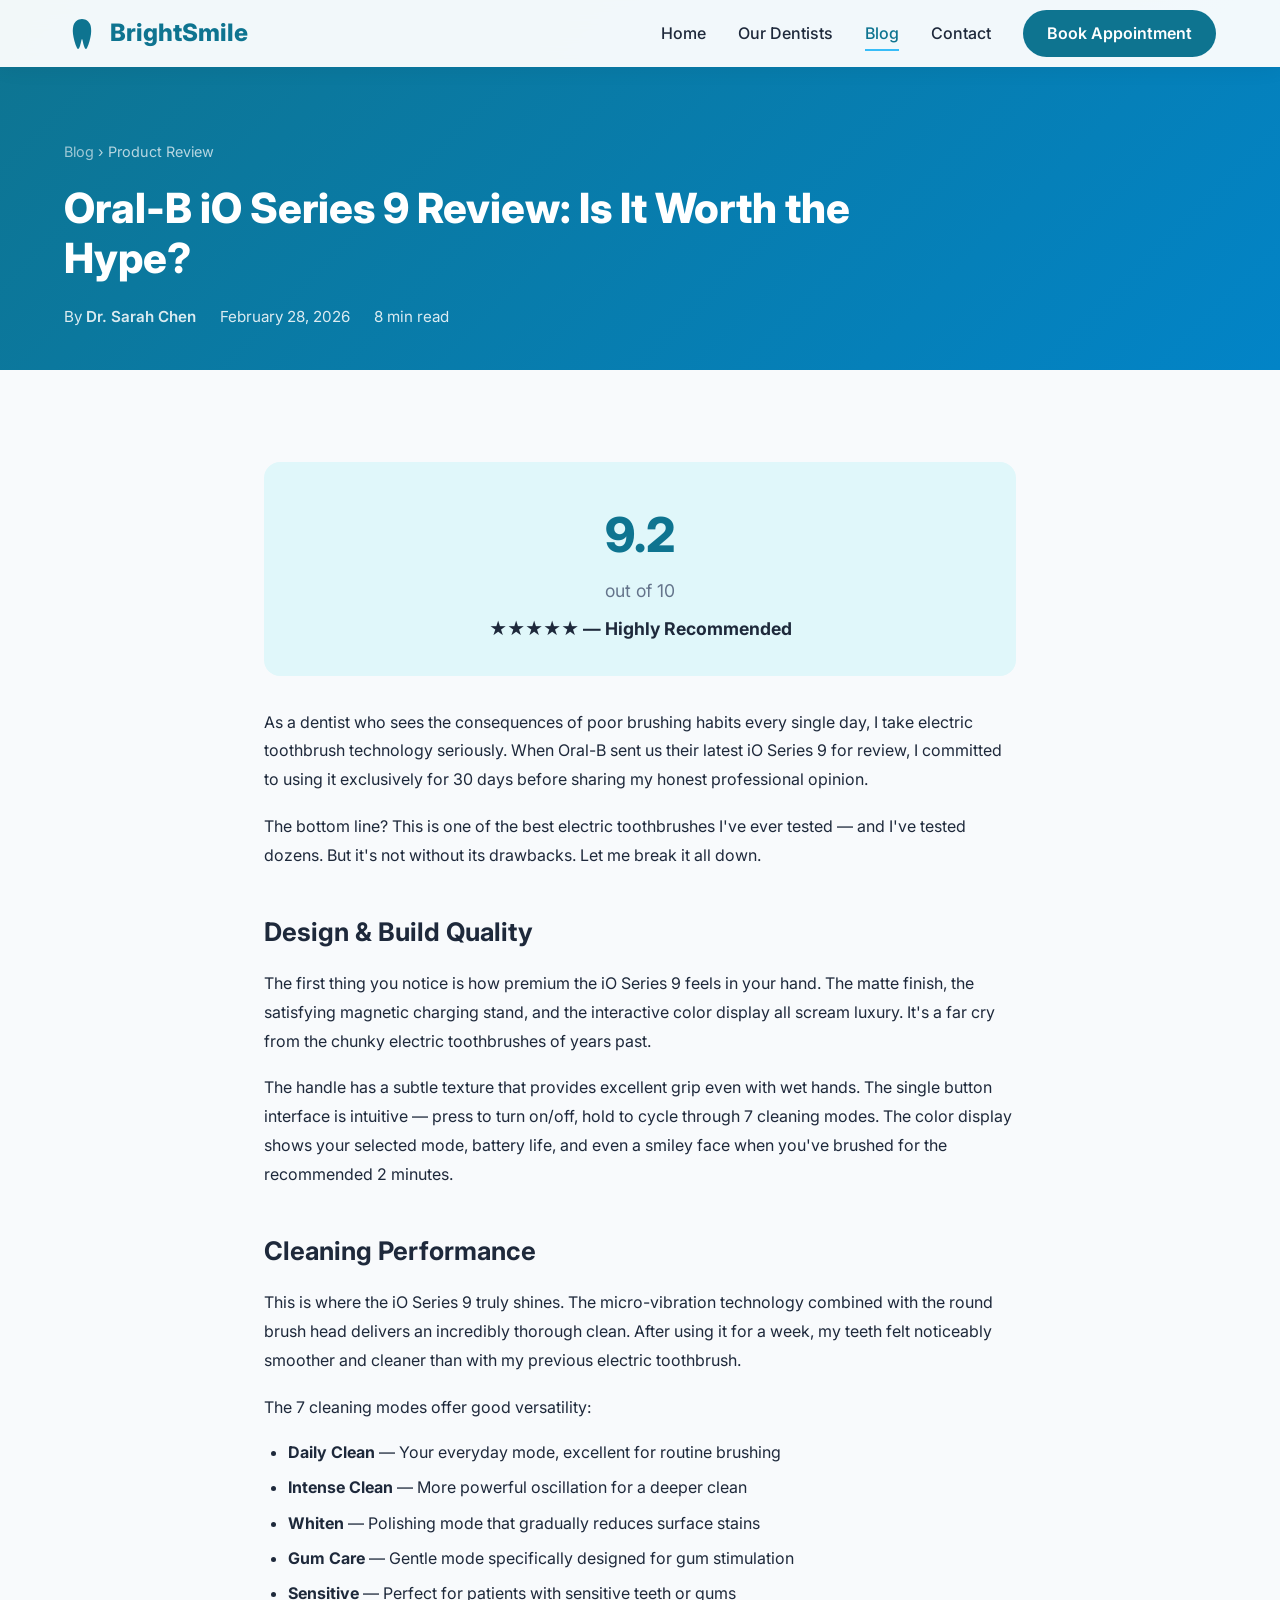
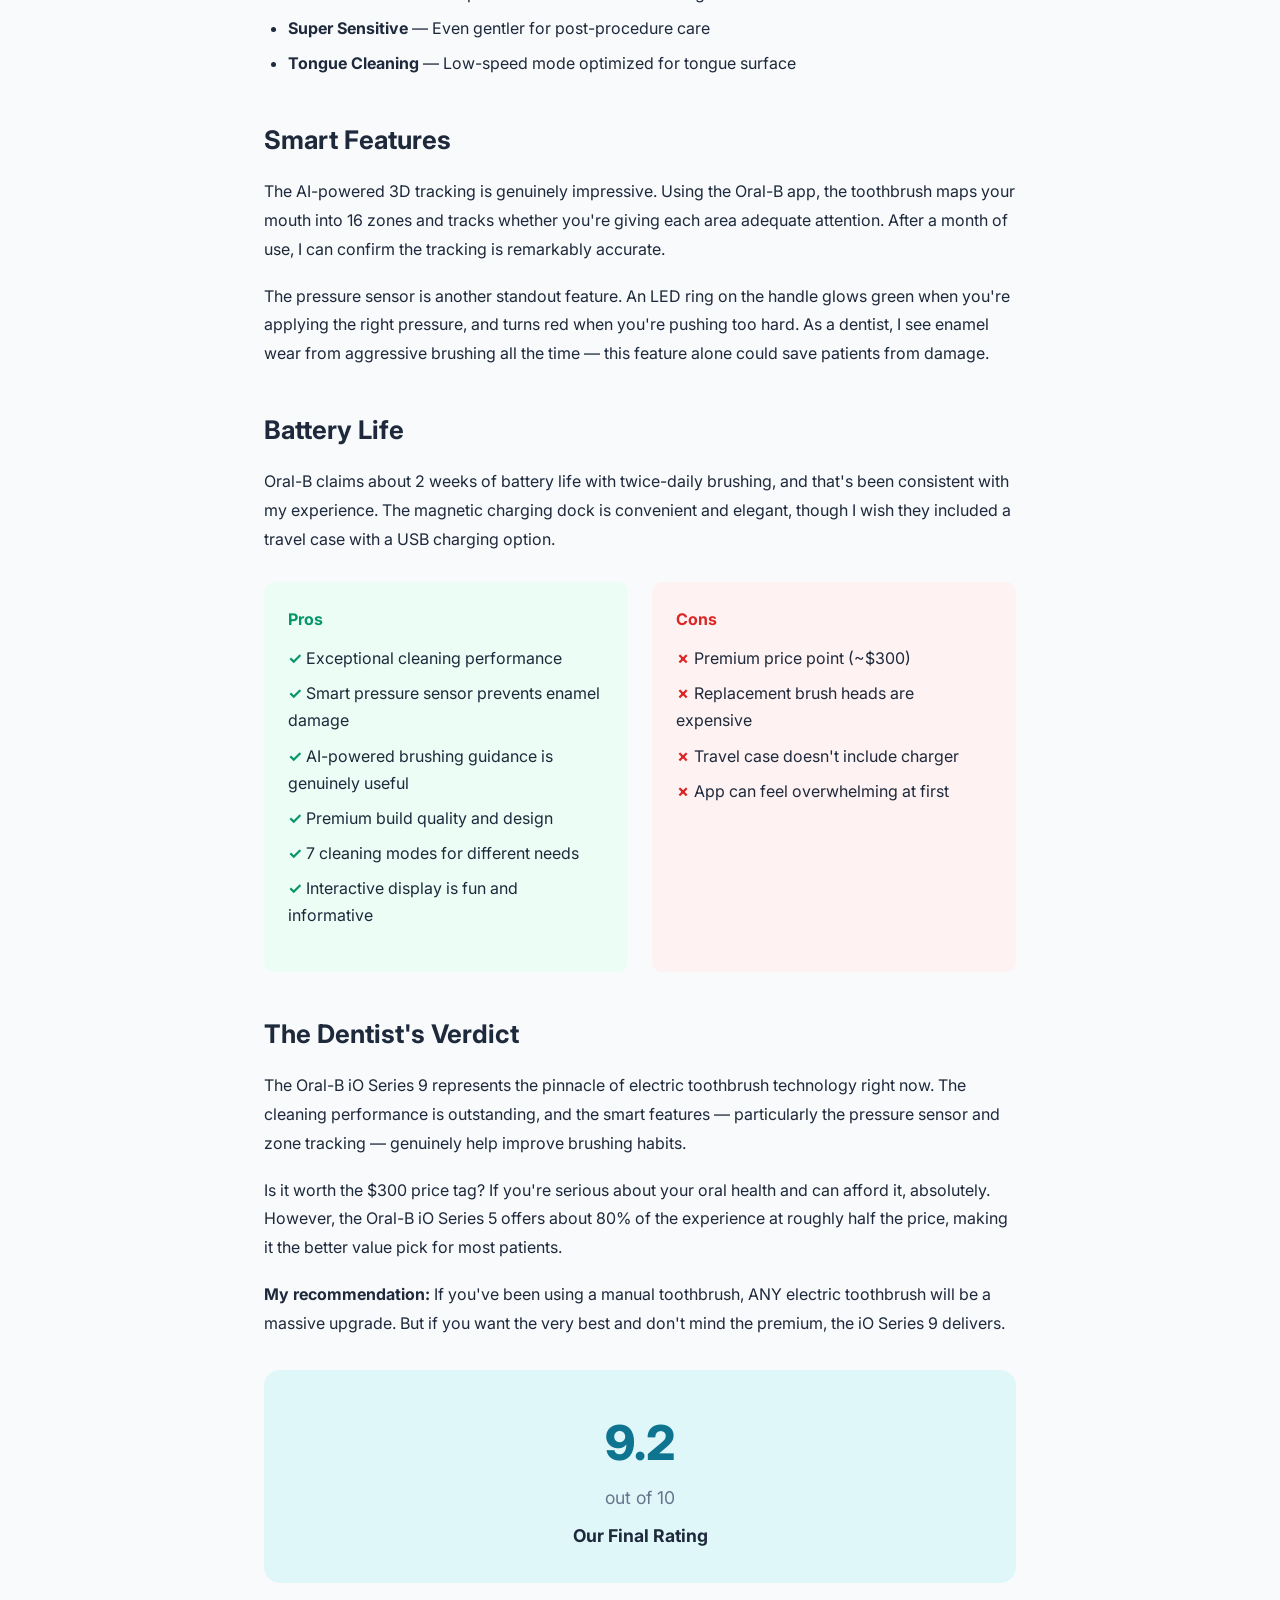
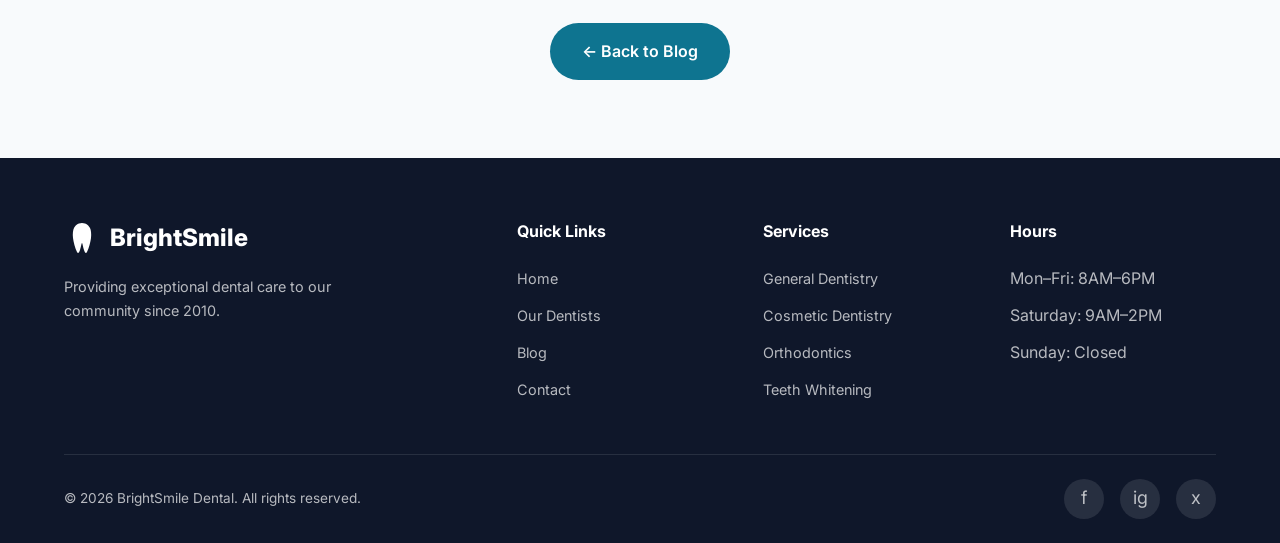
<file: post-oral-b-review.html>
<!DOCTYPE html>
<html lang="en">
<head>
  <!-- Google Tag Manager -->
<script>(function(w,d,s,l,i){w[l]=w[l]||[];w[l].push({'gtm.start':
new Date().getTime(),event:'gtm.js'});var f=d.getElementsByTagName(s)[0],
j=d.createElement(s),dl=l!='dataLayer'?'&l='+l:'';j.async=true;j.src=
'https://www.googletagmanager.com/gtm.js?id='+i+dl;f.parentNode.insertBefore(j,f);
})(window,document,'script','dataLayer','GTM-MJXPTK9');</script>
<!-- End Google Tag Manager -->
  <meta charset="UTF-8">
  <meta name="viewport" content="width=device-width, initial-scale=1.0">
  <title>Oral-B iO Series 9 Review | BrightSmile Dental Blog</title>
  <link rel="preconnect" href="https://fonts.googleapis.com">
  <link href="https://fonts.googleapis.com/css2?family=Inter:wght@400;500;600;700;800&display=swap" rel="stylesheet">
  <link rel="icon" type="image/svg+xml" href="favicon.svg">
  <link rel="stylesheet" href="styles.css">
</head>
<body>
<!-- Google Tag Manager (noscript) -->
<noscript><iframe src="https://www.googletagmanager.com/ns.html?id=GTM-MJXPTK9"
height="0" width="0" style="display:none;visibility:hidden"></iframe></noscript>
<!-- End Google Tag Manager (noscript) -->

  <!-- NAVBAR -->
  <nav class="navbar scrolled" id="navbar">
    <div class="container">
      <a href="index.html" class="logo">
        <svg viewBox="0 0 36 36" fill="none"><path d="M18 3C13.5 3 11 6 10 8C9 10 8.5 14 9 18C9.5 22 11 28 13 32C14 34 15 33 16 30C17 27 17.5 23 18 23C18.5 23 19 27 20 30C21 33 22 34 23 32C25 28 26.5 22 27 18C27.5 14 27 10 26 8C25 6 22.5 3 18 3Z" fill="currentColor"/></svg>
        BrightSmile
      </a>
      <div class="nav-links" id="navLinks">
        <a href="index.html">Home</a>
        <a href="dentists.html">Our Dentists</a>
        <a href="blog.html" class="active">Blog</a>
        <a href="index.html#contact">Contact</a>
        <a href="index.html#contact" class="nav-cta">Book Appointment</a>
      </div>
      <button class="mobile-toggle" id="mobileToggle" aria-label="Toggle menu">
        <span></span><span></span><span></span>
      </button>
    </div>
  </nav>

  <!-- POST HERO -->
  <section class="blog-post-hero">
    <div class="container">
      <div class="breadcrumb">
        <a href="blog.html">Blog</a> &rsaquo; Product Review
      </div>
      <h1>Oral-B iO Series 9 Review: Is It Worth the Hype?</h1>
      <div class="blog-post-meta">
        <span>By <span class="author-name">Dr. Sarah Chen</span></span>
        <span>February 28, 2026</span>
        <span>8 min read</span>
      </div>
    </div>
  </section>

  <!-- POST CONTENT -->
  <article class="blog-post-content">

    <div class="product-rating-box">
      <div class="big-score">9.2</div>
      <div class="out-of">out of 10</div>
      <div class="verdict">★★★★★ — Highly Recommended</div>
    </div>

    <p>As a dentist who sees the consequences of poor brushing habits every single day, I take electric toothbrush technology seriously. When Oral-B sent us their latest iO Series 9 for review, I committed to using it exclusively for 30 days before sharing my honest professional opinion.</p>

    <p>The bottom line? This is one of the best electric toothbrushes I've ever tested — and I've tested dozens. But it's not without its drawbacks. Let me break it all down.</p>

    <h2>Design & Build Quality</h2>

    <p>The first thing you notice is how premium the iO Series 9 feels in your hand. The matte finish, the satisfying magnetic charging stand, and the interactive color display all scream luxury. It's a far cry from the chunky electric toothbrushes of years past.</p>

    <p>The handle has a subtle texture that provides excellent grip even with wet hands. The single button interface is intuitive — press to turn on/off, hold to cycle through 7 cleaning modes. The color display shows your selected mode, battery life, and even a smiley face when you've brushed for the recommended 2 minutes.</p>

    <h2>Cleaning Performance</h2>

    <p>This is where the iO Series 9 truly shines. The micro-vibration technology combined with the round brush head delivers an incredibly thorough clean. After using it for a week, my teeth felt noticeably smoother and cleaner than with my previous electric toothbrush.</p>

    <p>The 7 cleaning modes offer good versatility:</p>
    <ul>
      <li><strong>Daily Clean</strong> — Your everyday mode, excellent for routine brushing</li>
      <li><strong>Intense Clean</strong> — More powerful oscillation for a deeper clean</li>
      <li><strong>Whiten</strong> — Polishing mode that gradually reduces surface stains</li>
      <li><strong>Gum Care</strong> — Gentle mode specifically designed for gum stimulation</li>
      <li><strong>Sensitive</strong> — Perfect for patients with sensitive teeth or gums</li>
      <li><strong>Super Sensitive</strong> — Even gentler for post-procedure care</li>
      <li><strong>Tongue Cleaning</strong> — Low-speed mode optimized for tongue surface</li>
    </ul>

    <h2>Smart Features</h2>

    <p>The AI-powered 3D tracking is genuinely impressive. Using the Oral-B app, the toothbrush maps your mouth into 16 zones and tracks whether you're giving each area adequate attention. After a month of use, I can confirm the tracking is remarkably accurate.</p>

    <p>The pressure sensor is another standout feature. An LED ring on the handle glows green when you're applying the right pressure, and turns red when you're pushing too hard. As a dentist, I see enamel wear from aggressive brushing all the time — this feature alone could save patients from damage.</p>

    <h2>Battery Life</h2>

    <p>Oral-B claims about 2 weeks of battery life with twice-daily brushing, and that's been consistent with my experience. The magnetic charging dock is convenient and elegant, though I wish they included a travel case with a USB charging option.</p>

    <div class="pros-cons">
      <div class="pros">
        <h4>Pros</h4>
        <ul>
          <li>Exceptional cleaning performance</li>
          <li>Smart pressure sensor prevents enamel damage</li>
          <li>AI-powered brushing guidance is genuinely useful</li>
          <li>Premium build quality and design</li>
          <li>7 cleaning modes for different needs</li>
          <li>Interactive display is fun and informative</li>
        </ul>
      </div>
      <div class="cons">
        <h4>Cons</h4>
        <ul>
          <li>Premium price point (~$300)</li>
          <li>Replacement brush heads are expensive</li>
          <li>Travel case doesn't include charger</li>
          <li>App can feel overwhelming at first</li>
        </ul>
      </div>
    </div>

    <h2>The Dentist's Verdict</h2>

    <p>The Oral-B iO Series 9 represents the pinnacle of electric toothbrush technology right now. The cleaning performance is outstanding, and the smart features — particularly the pressure sensor and zone tracking — genuinely help improve brushing habits.</p>

    <p>Is it worth the $300 price tag? If you're serious about your oral health and can afford it, absolutely. However, the Oral-B iO Series 5 offers about 80% of the experience at roughly half the price, making it the better value pick for most patients.</p>

    <p><strong>My recommendation:</strong> If you've been using a manual toothbrush, ANY electric toothbrush will be a massive upgrade. But if you want the very best and don't mind the premium, the iO Series 9 delivers.</p>

    <div class="product-rating-box">
      <div class="big-score">9.2</div>
      <div class="out-of">out of 10</div>
      <div class="verdict">Our Final Rating</div>
    </div>

    <p style="text-align:center;margin-top:40px;">
      <a href="blog.html" class="btn btn-primary">← Back to Blog</a>
    </p>
  </article>

  <!-- FOOTER -->
  <footer class="footer">
    <div class="container">
      <div class="footer-grid">
        <div class="footer-brand">
          <a href="index.html" class="logo">
            <svg viewBox="0 0 36 36" fill="none"><path d="M18 3C13.5 3 11 6 10 8C9 10 8.5 14 9 18C9.5 22 11 28 13 32C14 34 15 33 16 30C17 27 17.5 23 18 23C18.5 23 19 27 20 30C21 33 22 34 23 32C25 28 26.5 22 27 18C27.5 14 27 10 26 8C25 6 22.5 3 18 3Z" fill="currentColor"/></svg>
            BrightSmile
          </a>
          <p>Providing exceptional dental care to our community since 2010.</p>
        </div>
        <div>
          <h4>Quick Links</h4>
          <ul>
            <li><a href="index.html">Home</a></li>
            <li><a href="dentists.html">Our Dentists</a></li>
            <li><a href="blog.html">Blog</a></li>
            <li><a href="index.html#contact">Contact</a></li>
          </ul>
        </div>
        <div>
          <h4>Services</h4>
          <ul>
            <li><a href="#">General Dentistry</a></li>
            <li><a href="#">Cosmetic Dentistry</a></li>
            <li><a href="#">Orthodontics</a></li>
            <li><a href="#">Teeth Whitening</a></li>
          </ul>
        </div>
        <div>
          <h4>Hours</h4>
          <ul>
            <li>Mon–Fri: 8AM–6PM</li>
            <li>Saturday: 9AM–2PM</li>
            <li>Sunday: Closed</li>
          </ul>
        </div>
      </div>
      <div class="footer-bottom">
        <p>&copy; 2026 BrightSmile Dental. All rights reserved.</p>
        <div class="social-links">
          <a href="#" aria-label="Facebook">f</a>
          <a href="#" aria-label="Instagram">ig</a>
          <a href="#" aria-label="Twitter">x</a>
        </div>
      </div>
    </div>
  </footer>

  <script src="main.js"></script>
</body>
</html>
</file>
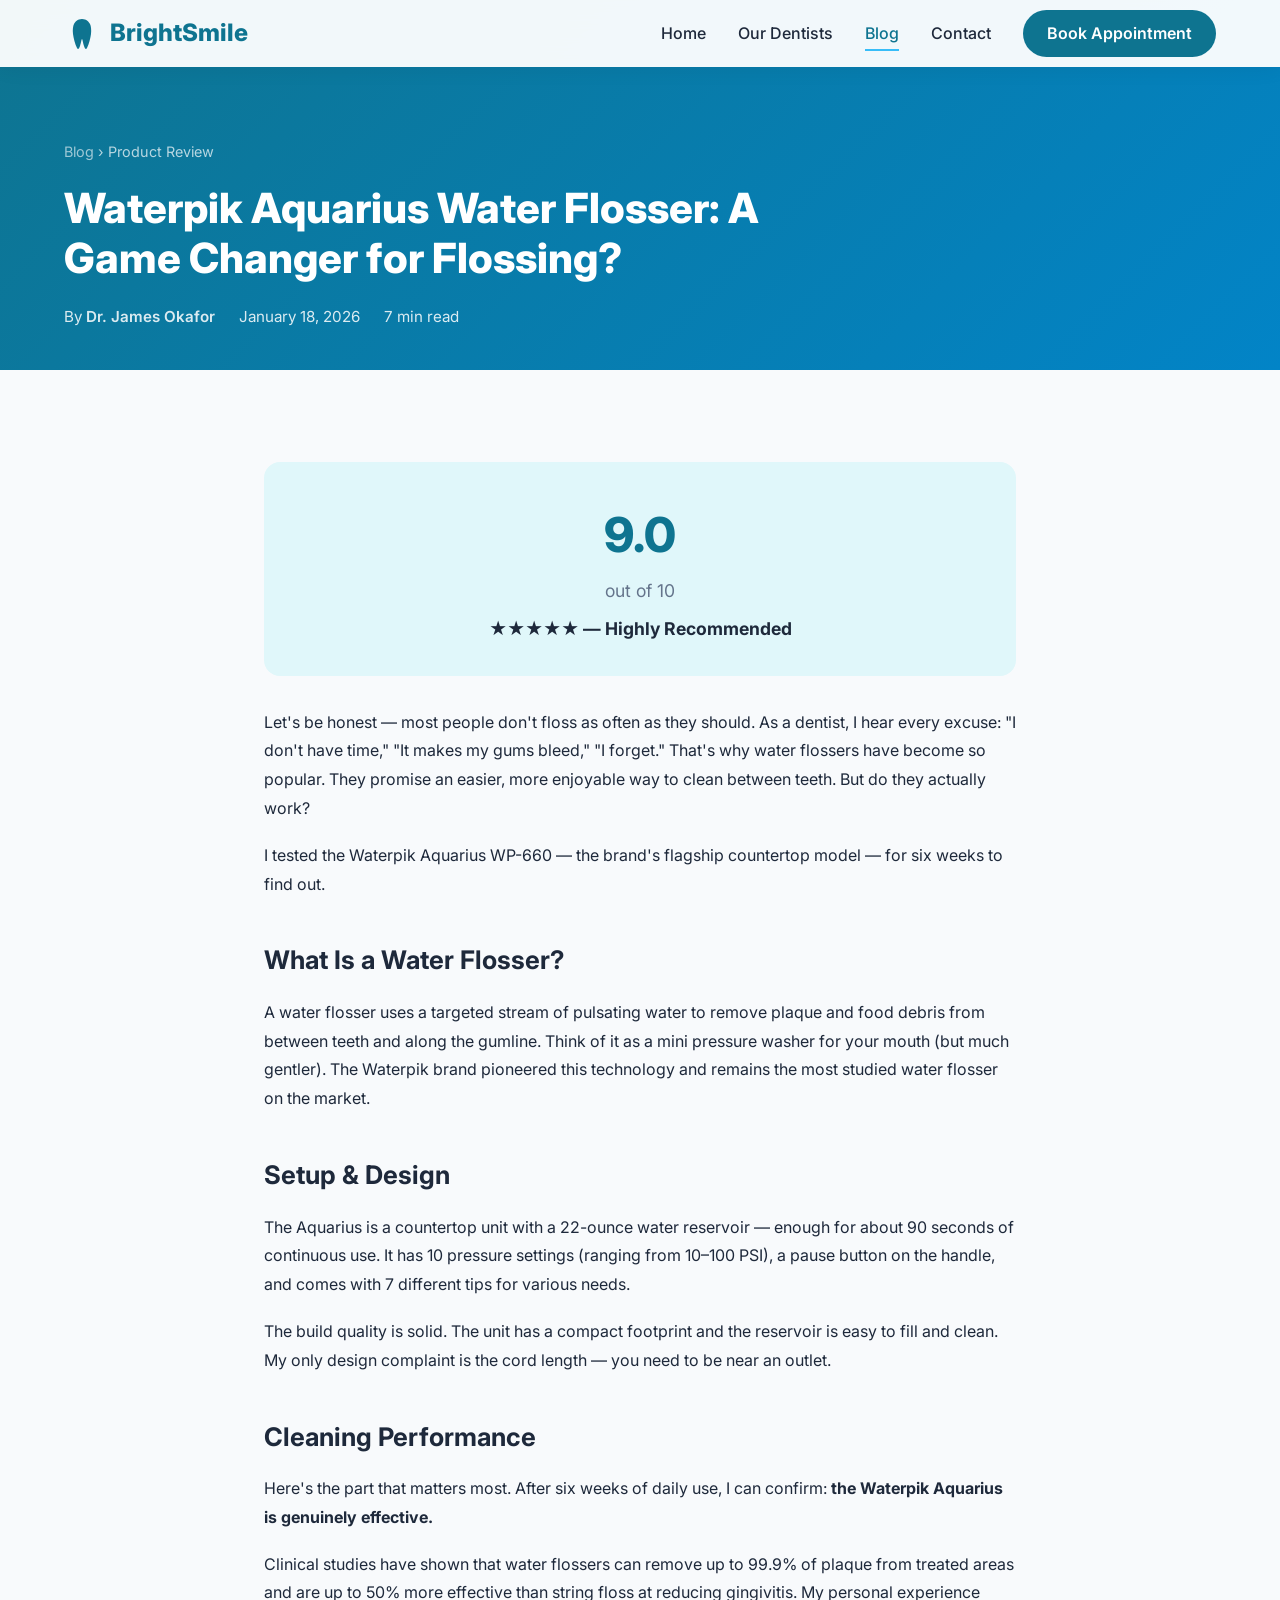
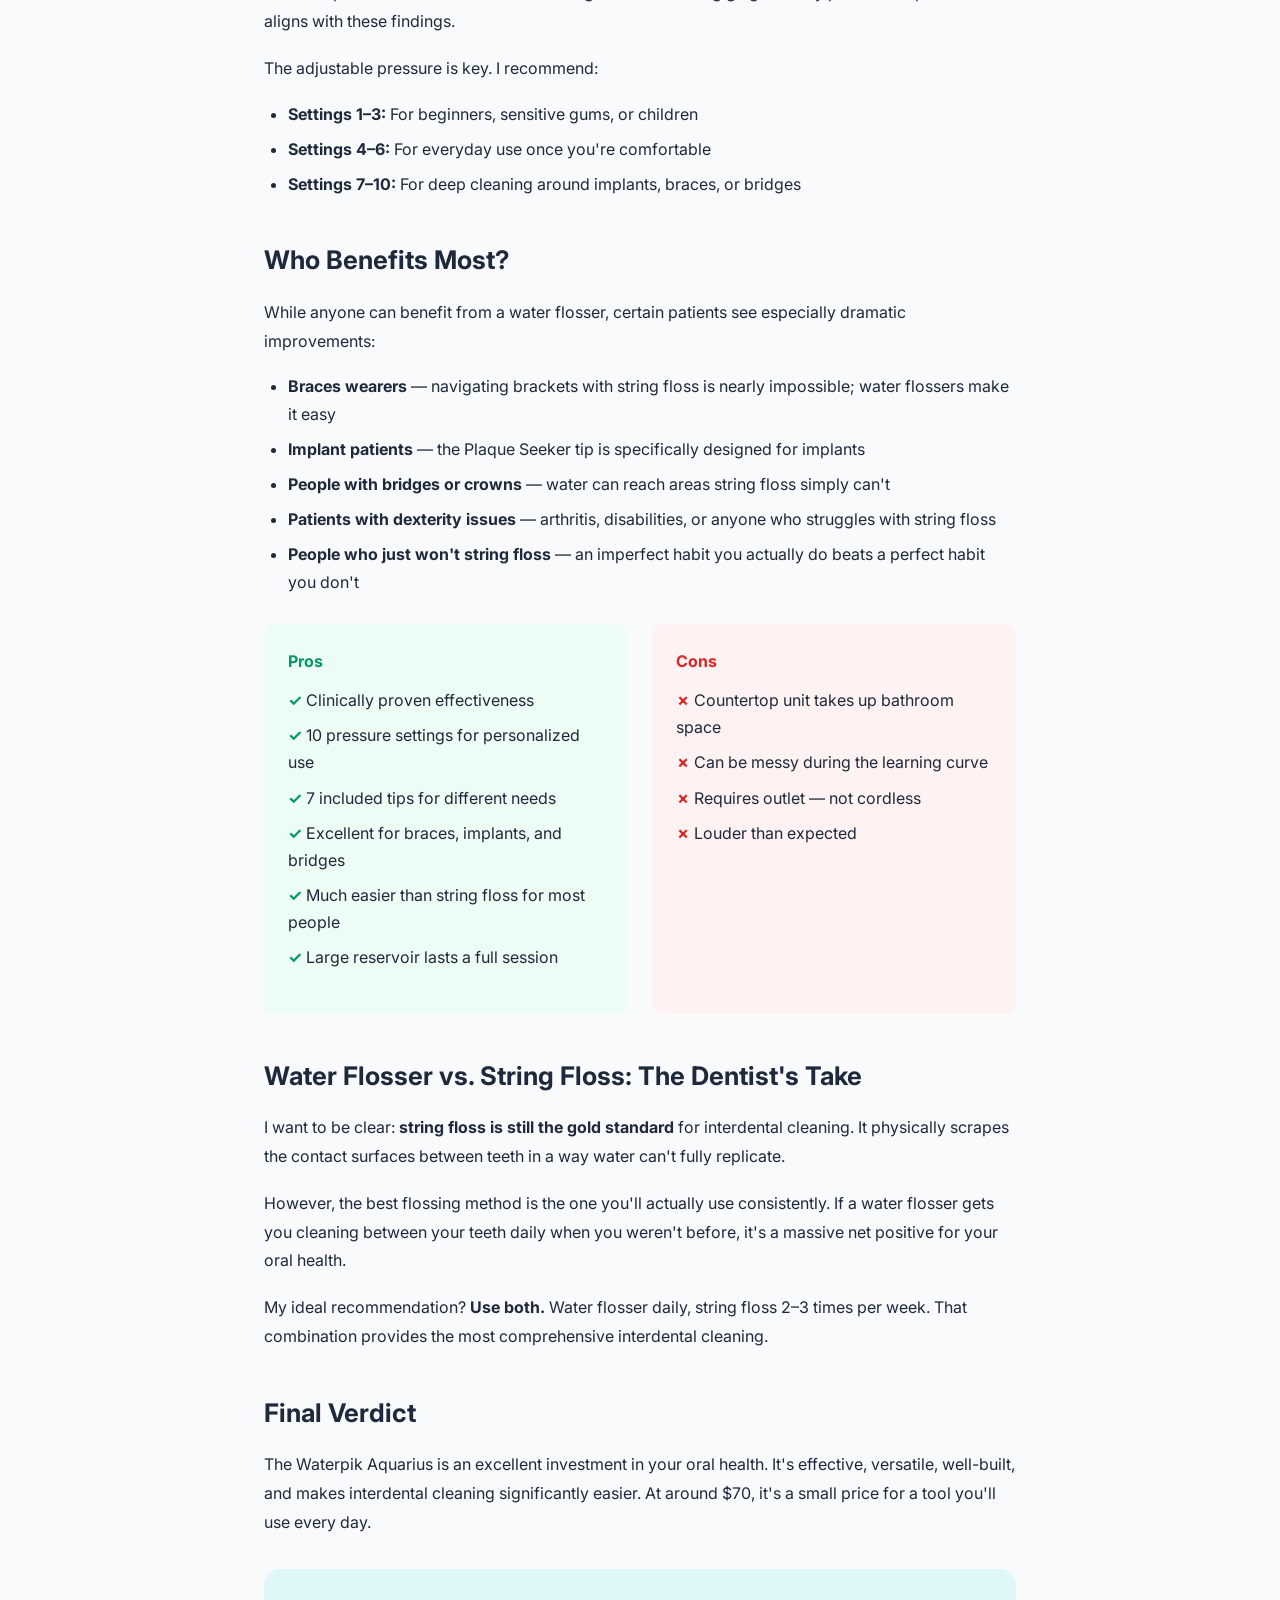
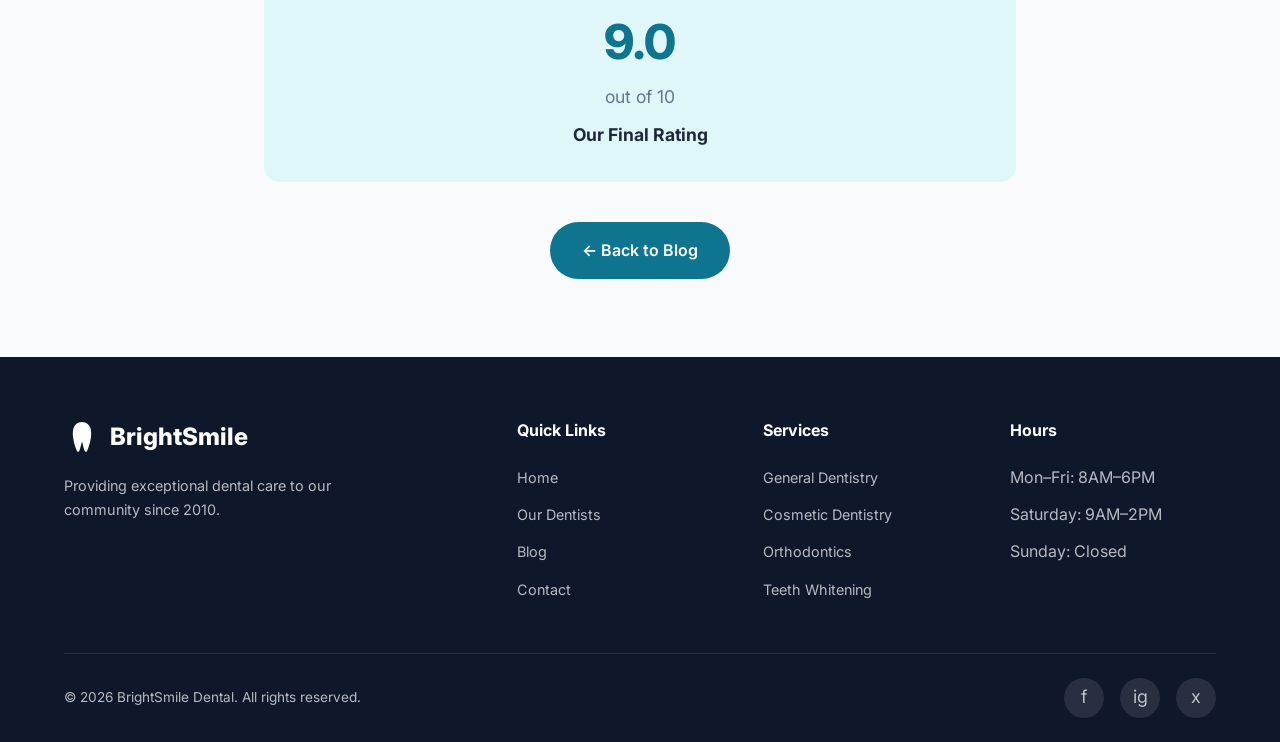
<file: post-waterpik-review.html>
<!DOCTYPE html>
<html lang="en">
<head>
  <!-- Google Tag Manager -->
<script>(function(w,d,s,l,i){w[l]=w[l]||[];w[l].push({'gtm.start':
new Date().getTime(),event:'gtm.js'});var f=d.getElementsByTagName(s)[0],
j=d.createElement(s),dl=l!='dataLayer'?'&l='+l:'';j.async=true;j.src=
'https://www.googletagmanager.com/gtm.js?id='+i+dl;f.parentNode.insertBefore(j,f);
})(window,document,'script','dataLayer','GTM-MJXPTK9');</script>
<!-- End Google Tag Manager -->
  <meta charset="UTF-8">
  <meta name="viewport" content="width=device-width, initial-scale=1.0">
  <title>Waterpik Aquarius Review | BrightSmile Dental Blog</title>
  <link rel="preconnect" href="https://fonts.googleapis.com">
  <link href="https://fonts.googleapis.com/css2?family=Inter:wght@400;500;600;700;800&display=swap" rel="stylesheet">
  <link rel="icon" type="image/svg+xml" href="favicon.svg">
  <link rel="stylesheet" href="styles.css">
</head>
<body>
<!-- Google Tag Manager (noscript) -->
<noscript><iframe src="https://www.googletagmanager.com/ns.html?id=GTM-MJXPTK9"
height="0" width="0" style="display:none;visibility:hidden"></iframe></noscript>
<!-- End Google Tag Manager (noscript) -->

  <nav class="navbar scrolled" id="navbar">
    <div class="container">
      <a href="index.html" class="logo">
        <svg viewBox="0 0 36 36" fill="none"><path d="M18 3C13.5 3 11 6 10 8C9 10 8.5 14 9 18C9.5 22 11 28 13 32C14 34 15 33 16 30C17 27 17.5 23 18 23C18.5 23 19 27 20 30C21 33 22 34 23 32C25 28 26.5 22 27 18C27.5 14 27 10 26 8C25 6 22.5 3 18 3Z" fill="currentColor"/></svg>
        BrightSmile
      </a>
      <div class="nav-links" id="navLinks">
        <a href="index.html">Home</a>
        <a href="dentists.html">Our Dentists</a>
        <a href="blog.html" class="active">Blog</a>
        <a href="index.html#contact">Contact</a>
        <a href="index.html#contact" class="nav-cta">Book Appointment</a>
      </div>
      <button class="mobile-toggle" id="mobileToggle" aria-label="Toggle menu">
        <span></span><span></span><span></span>
      </button>
    </div>
  </nav>

  <section class="blog-post-hero">
    <div class="container">
      <div class="breadcrumb">
        <a href="blog.html">Blog</a> &rsaquo; Product Review
      </div>
      <h1>Waterpik Aquarius Water Flosser: A Game Changer for Flossing?</h1>
      <div class="blog-post-meta">
        <span>By <span class="author-name">Dr. James Okafor</span></span>
        <span>January 18, 2026</span>
        <span>7 min read</span>
      </div>
    </div>
  </section>

  <article class="blog-post-content">

    <div class="product-rating-box">
      <div class="big-score">9.0</div>
      <div class="out-of">out of 10</div>
      <div class="verdict">★★★★★ — Highly Recommended</div>
    </div>

    <p>Let's be honest — most people don't floss as often as they should. As a dentist, I hear every excuse: "I don't have time," "It makes my gums bleed," "I forget." That's why water flossers have become so popular. They promise an easier, more enjoyable way to clean between teeth. But do they actually work?</p>

    <p>I tested the Waterpik Aquarius WP-660 — the brand's flagship countertop model — for six weeks to find out.</p>

    <h2>What Is a Water Flosser?</h2>
    <p>A water flosser uses a targeted stream of pulsating water to remove plaque and food debris from between teeth and along the gumline. Think of it as a mini pressure washer for your mouth (but much gentler). The Waterpik brand pioneered this technology and remains the most studied water flosser on the market.</p>

    <h2>Setup & Design</h2>
    <p>The Aquarius is a countertop unit with a 22-ounce water reservoir — enough for about 90 seconds of continuous use. It has 10 pressure settings (ranging from 10–100 PSI), a pause button on the handle, and comes with 7 different tips for various needs.</p>

    <p>The build quality is solid. The unit has a compact footprint and the reservoir is easy to fill and clean. My only design complaint is the cord length — you need to be near an outlet.</p>

    <h2>Cleaning Performance</h2>
    <p>Here's the part that matters most. After six weeks of daily use, I can confirm: <strong>the Waterpik Aquarius is genuinely effective.</strong></p>

    <p>Clinical studies have shown that water flossers can remove up to 99.9% of plaque from treated areas and are up to 50% more effective than string floss at reducing gingivitis. My personal experience aligns with these findings.</p>

    <p>The adjustable pressure is key. I recommend:</p>
    <ul>
      <li><strong>Settings 1–3:</strong> For beginners, sensitive gums, or children</li>
      <li><strong>Settings 4–6:</strong> For everyday use once you're comfortable</li>
      <li><strong>Settings 7–10:</strong> For deep cleaning around implants, braces, or bridges</li>
    </ul>

    <h2>Who Benefits Most?</h2>
    <p>While anyone can benefit from a water flosser, certain patients see especially dramatic improvements:</p>
    <ul>
      <li><strong>Braces wearers</strong> — navigating brackets with string floss is nearly impossible; water flossers make it easy</li>
      <li><strong>Implant patients</strong> — the Plaque Seeker tip is specifically designed for implants</li>
      <li><strong>People with bridges or crowns</strong> — water can reach areas string floss simply can't</li>
      <li><strong>Patients with dexterity issues</strong> — arthritis, disabilities, or anyone who struggles with string floss</li>
      <li><strong>People who just won't string floss</strong> — an imperfect habit you actually do beats a perfect habit you don't</li>
    </ul>

    <div class="pros-cons">
      <div class="pros">
        <h4>Pros</h4>
        <ul>
          <li>Clinically proven effectiveness</li>
          <li>10 pressure settings for personalized use</li>
          <li>7 included tips for different needs</li>
          <li>Excellent for braces, implants, and bridges</li>
          <li>Much easier than string floss for most people</li>
          <li>Large reservoir lasts a full session</li>
        </ul>
      </div>
      <div class="cons">
        <h4>Cons</h4>
        <ul>
          <li>Countertop unit takes up bathroom space</li>
          <li>Can be messy during the learning curve</li>
          <li>Requires outlet — not cordless</li>
          <li>Louder than expected</li>
        </ul>
      </div>
    </div>

    <h2>Water Flosser vs. String Floss: The Dentist's Take</h2>
    <p>I want to be clear: <strong>string floss is still the gold standard</strong> for interdental cleaning. It physically scrapes the contact surfaces between teeth in a way water can't fully replicate.</p>

    <p>However, the best flossing method is the one you'll actually use consistently. If a water flosser gets you cleaning between your teeth daily when you weren't before, it's a massive net positive for your oral health.</p>

    <p>My ideal recommendation? <strong>Use both.</strong> Water flosser daily, string floss 2–3 times per week. That combination provides the most comprehensive interdental cleaning.</p>

    <h2>Final Verdict</h2>
    <p>The Waterpik Aquarius is an excellent investment in your oral health. It's effective, versatile, well-built, and makes interdental cleaning significantly easier. At around $70, it's a small price for a tool you'll use every day.</p>

    <div class="product-rating-box">
      <div class="big-score">9.0</div>
      <div class="out-of">out of 10</div>
      <div class="verdict">Our Final Rating</div>
    </div>

    <p style="text-align:center;margin-top:40px;">
      <a href="blog.html" class="btn btn-primary">← Back to Blog</a>
    </p>
  </article>

  <footer class="footer">
    <div class="container">
      <div class="footer-grid">
        <div class="footer-brand">
          <a href="index.html" class="logo">
            <svg viewBox="0 0 36 36" fill="none"><path d="M18 3C13.5 3 11 6 10 8C9 10 8.5 14 9 18C9.5 22 11 28 13 32C14 34 15 33 16 30C17 27 17.5 23 18 23C18.5 23 19 27 20 30C21 33 22 34 23 32C25 28 26.5 22 27 18C27.5 14 27 10 26 8C25 6 22.5 3 18 3Z" fill="currentColor"/></svg>
            BrightSmile
          </a>
          <p>Providing exceptional dental care to our community since 2010.</p>
        </div>
        <div>
          <h4>Quick Links</h4>
          <ul>
            <li><a href="index.html">Home</a></li>
            <li><a href="dentists.html">Our Dentists</a></li>
            <li><a href="blog.html">Blog</a></li>
            <li><a href="index.html#contact">Contact</a></li>
          </ul>
        </div>
        <div>
          <h4>Services</h4>
          <ul>
            <li><a href="#">General Dentistry</a></li>
            <li><a href="#">Cosmetic Dentistry</a></li>
            <li><a href="#">Orthodontics</a></li>
            <li><a href="#">Teeth Whitening</a></li>
          </ul>
        </div>
        <div>
          <h4>Hours</h4>
          <ul>
            <li>Mon–Fri: 8AM–6PM</li>
            <li>Saturday: 9AM–2PM</li>
            <li>Sunday: Closed</li>
          </ul>
        </div>
      </div>
      <div class="footer-bottom">
        <p>&copy; 2026 BrightSmile Dental. All rights reserved.</p>
        <div class="social-links">
          <a href="#" aria-label="Facebook">f</a>
          <a href="#" aria-label="Instagram">ig</a>
          <a href="#" aria-label="Twitter">x</a>
        </div>
      </div>
    </div>
  </footer>

  <script src="main.js"></script>
</body>
</html>
</file>
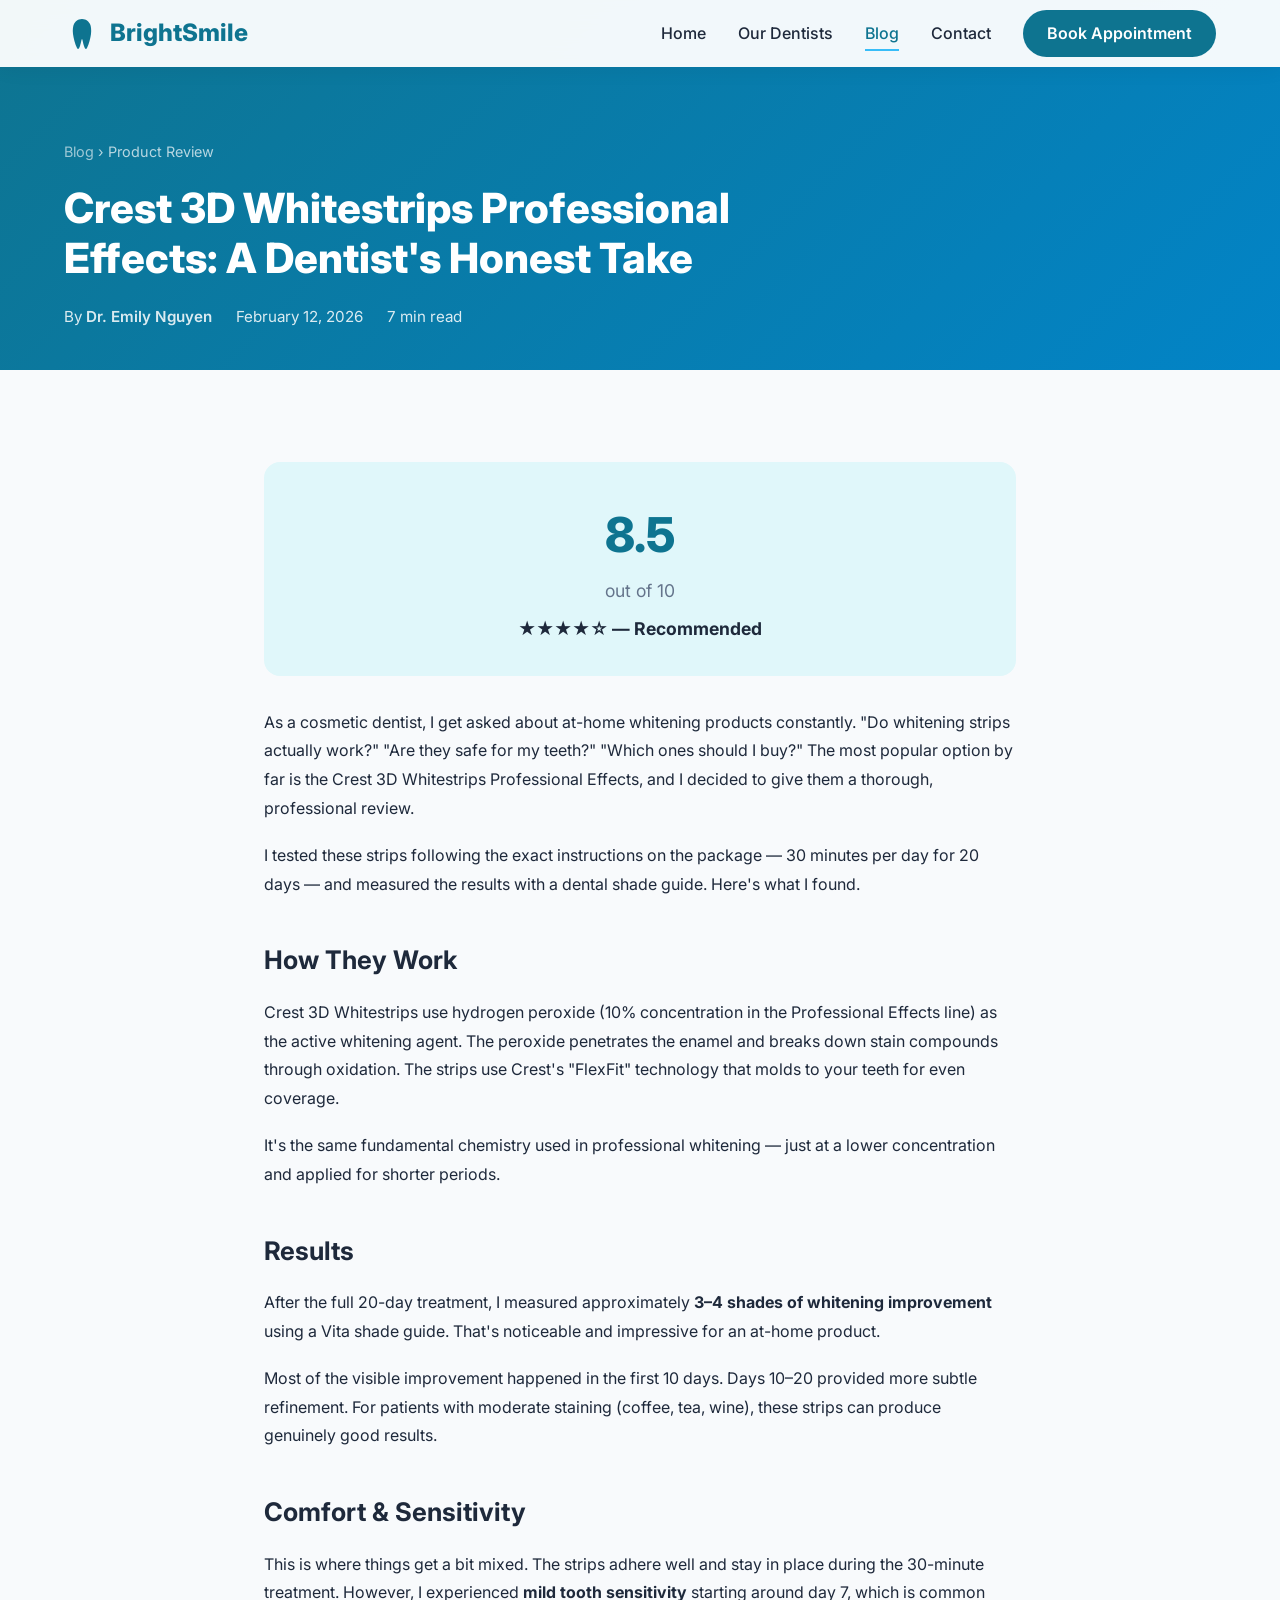
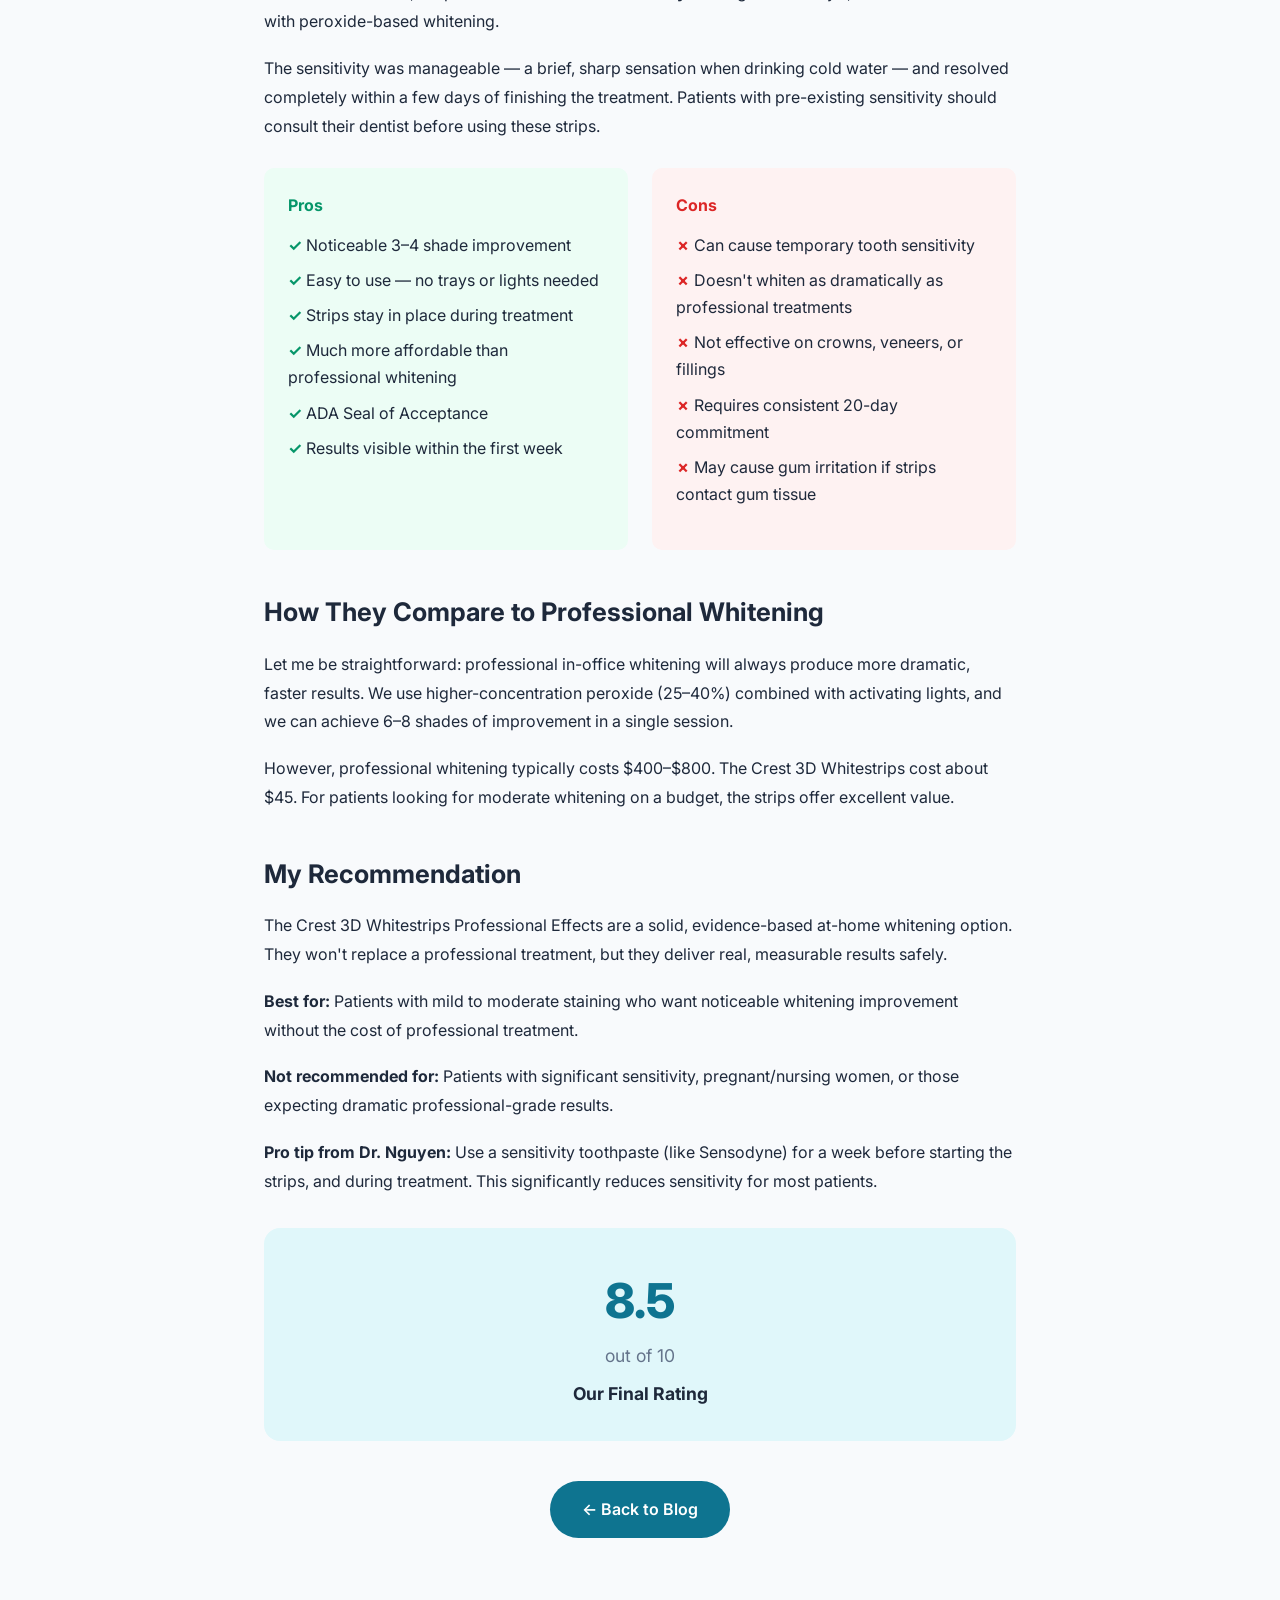
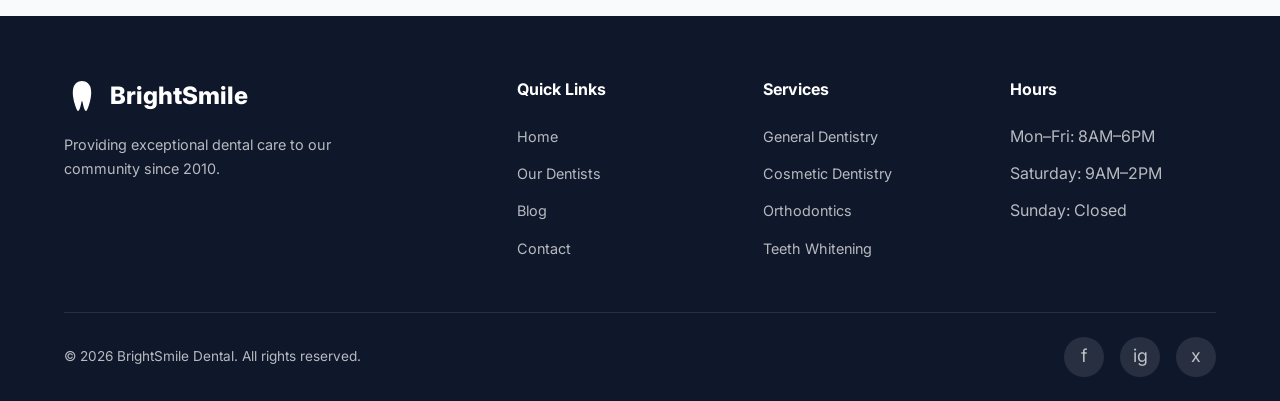
<file: post-whitening-strips.html>
<!DOCTYPE html>
<html lang="en">
<head>
  <!-- Google Tag Manager -->
<script>(function(w,d,s,l,i){w[l]=w[l]||[];w[l].push({'gtm.start':
new Date().getTime(),event:'gtm.js'});var f=d.getElementsByTagName(s)[0],
j=d.createElement(s),dl=l!='dataLayer'?'&l='+l:'';j.async=true;j.src=
'https://www.googletagmanager.com/gtm.js?id='+i+dl;f.parentNode.insertBefore(j,f);
})(window,document,'script','dataLayer','GTM-MJXPTK9');</script>
<!-- End Google Tag Manager -->
  <meta charset="UTF-8">
  <meta name="viewport" content="width=device-width, initial-scale=1.0">
  <title>Crest 3D Whitestrips Review | BrightSmile Dental Blog</title>
  <link rel="preconnect" href="https://fonts.googleapis.com">
  <link href="https://fonts.googleapis.com/css2?family=Inter:wght@400;500;600;700;800&display=swap" rel="stylesheet">
  <link rel="icon" type="image/svg+xml" href="favicon.svg">
  <link rel="stylesheet" href="styles.css">
</head>
<body>
<!-- Google Tag Manager (noscript) -->
<noscript><iframe src="https://www.googletagmanager.com/ns.html?id=GTM-MJXPTK9"
height="0" width="0" style="display:none;visibility:hidden"></iframe></noscript>
<!-- End Google Tag Manager (noscript) -->

  <!-- NAVBAR -->
  <nav class="navbar scrolled" id="navbar">
    <div class="container">
      <a href="index.html" class="logo">
        <svg viewBox="0 0 36 36" fill="none"><path d="M18 3C13.5 3 11 6 10 8C9 10 8.5 14 9 18C9.5 22 11 28 13 32C14 34 15 33 16 30C17 27 17.5 23 18 23C18.5 23 19 27 20 30C21 33 22 34 23 32C25 28 26.5 22 27 18C27.5 14 27 10 26 8C25 6 22.5 3 18 3Z" fill="currentColor"/></svg>
        BrightSmile
      </a>
      <div class="nav-links" id="navLinks">
        <a href="index.html">Home</a>
        <a href="dentists.html">Our Dentists</a>
        <a href="blog.html" class="active">Blog</a>
        <a href="index.html#contact">Contact</a>
        <a href="index.html#contact" class="nav-cta">Book Appointment</a>
      </div>
      <button class="mobile-toggle" id="mobileToggle" aria-label="Toggle menu">
        <span></span><span></span><span></span>
      </button>
    </div>
  </nav>

  <!-- POST HERO -->
  <section class="blog-post-hero">
    <div class="container">
      <div class="breadcrumb">
        <a href="blog.html">Blog</a> &rsaquo; Product Review
      </div>
      <h1>Crest 3D Whitestrips Professional Effects: A Dentist's Honest Take</h1>
      <div class="blog-post-meta">
        <span>By <span class="author-name">Dr. Emily Nguyen</span></span>
        <span>February 12, 2026</span>
        <span>7 min read</span>
      </div>
    </div>
  </section>

  <!-- POST CONTENT -->
  <article class="blog-post-content">

    <div class="product-rating-box">
      <div class="big-score">8.5</div>
      <div class="out-of">out of 10</div>
      <div class="verdict">★★★★☆ — Recommended</div>
    </div>

    <p>As a cosmetic dentist, I get asked about at-home whitening products constantly. "Do whitening strips actually work?" "Are they safe for my teeth?" "Which ones should I buy?" The most popular option by far is the Crest 3D Whitestrips Professional Effects, and I decided to give them a thorough, professional review.</p>

    <p>I tested these strips following the exact instructions on the package — 30 minutes per day for 20 days — and measured the results with a dental shade guide. Here's what I found.</p>

    <h2>How They Work</h2>

    <p>Crest 3D Whitestrips use hydrogen peroxide (10% concentration in the Professional Effects line) as the active whitening agent. The peroxide penetrates the enamel and breaks down stain compounds through oxidation. The strips use Crest's "FlexFit" technology that molds to your teeth for even coverage.</p>

    <p>It's the same fundamental chemistry used in professional whitening — just at a lower concentration and applied for shorter periods.</p>

    <h2>Results</h2>

    <p>After the full 20-day treatment, I measured approximately <strong>3–4 shades of whitening improvement</strong> using a Vita shade guide. That's noticeable and impressive for an at-home product.</p>

    <p>Most of the visible improvement happened in the first 10 days. Days 10–20 provided more subtle refinement. For patients with moderate staining (coffee, tea, wine), these strips can produce genuinely good results.</p>

    <h2>Comfort & Sensitivity</h2>

    <p>This is where things get a bit mixed. The strips adhere well and stay in place during the 30-minute treatment. However, I experienced <strong>mild tooth sensitivity</strong> starting around day 7, which is common with peroxide-based whitening.</p>

    <p>The sensitivity was manageable — a brief, sharp sensation when drinking cold water — and resolved completely within a few days of finishing the treatment. Patients with pre-existing sensitivity should consult their dentist before using these strips.</p>

    <div class="pros-cons">
      <div class="pros">
        <h4>Pros</h4>
        <ul>
          <li>Noticeable 3–4 shade improvement</li>
          <li>Easy to use — no trays or lights needed</li>
          <li>Strips stay in place during treatment</li>
          <li>Much more affordable than professional whitening</li>
          <li>ADA Seal of Acceptance</li>
          <li>Results visible within the first week</li>
        </ul>
      </div>
      <div class="cons">
        <h4>Cons</h4>
        <ul>
          <li>Can cause temporary tooth sensitivity</li>
          <li>Doesn't whiten as dramatically as professional treatments</li>
          <li>Not effective on crowns, veneers, or fillings</li>
          <li>Requires consistent 20-day commitment</li>
          <li>May cause gum irritation if strips contact gum tissue</li>
        </ul>
      </div>
    </div>

    <h2>How They Compare to Professional Whitening</h2>

    <p>Let me be straightforward: professional in-office whitening will always produce more dramatic, faster results. We use higher-concentration peroxide (25–40%) combined with activating lights, and we can achieve 6–8 shades of improvement in a single session.</p>

    <p>However, professional whitening typically costs $400–$800. The Crest 3D Whitestrips cost about $45. For patients looking for moderate whitening on a budget, the strips offer excellent value.</p>

    <h2>My Recommendation</h2>

    <p>The Crest 3D Whitestrips Professional Effects are a solid, evidence-based at-home whitening option. They won't replace a professional treatment, but they deliver real, measurable results safely.</p>

    <p><strong>Best for:</strong> Patients with mild to moderate staining who want noticeable whitening improvement without the cost of professional treatment.</p>

    <p><strong>Not recommended for:</strong> Patients with significant sensitivity, pregnant/nursing women, or those expecting dramatic professional-grade results.</p>

    <p><strong>Pro tip from Dr. Nguyen:</strong> Use a sensitivity toothpaste (like Sensodyne) for a week before starting the strips, and during treatment. This significantly reduces sensitivity for most patients.</p>

    <div class="product-rating-box">
      <div class="big-score">8.5</div>
      <div class="out-of">out of 10</div>
      <div class="verdict">Our Final Rating</div>
    </div>

    <p style="text-align:center;margin-top:40px;">
      <a href="blog.html" class="btn btn-primary">← Back to Blog</a>
    </p>
  </article>

  <!-- FOOTER -->
  <footer class="footer">
    <div class="container">
      <div class="footer-grid">
        <div class="footer-brand">
          <a href="index.html" class="logo">
            <svg viewBox="0 0 36 36" fill="none"><path d="M18 3C13.5 3 11 6 10 8C9 10 8.5 14 9 18C9.5 22 11 28 13 32C14 34 15 33 16 30C17 27 17.5 23 18 23C18.5 23 19 27 20 30C21 33 22 34 23 32C25 28 26.5 22 27 18C27.5 14 27 10 26 8C25 6 22.5 3 18 3Z" fill="currentColor"/></svg>
            BrightSmile
          </a>
          <p>Providing exceptional dental care to our community since 2010.</p>
        </div>
        <div>
          <h4>Quick Links</h4>
          <ul>
            <li><a href="index.html">Home</a></li>
            <li><a href="dentists.html">Our Dentists</a></li>
            <li><a href="blog.html">Blog</a></li>
            <li><a href="index.html#contact">Contact</a></li>
          </ul>
        </div>
        <div>
          <h4>Services</h4>
          <ul>
            <li><a href="#">General Dentistry</a></li>
            <li><a href="#">Cosmetic Dentistry</a></li>
            <li><a href="#">Orthodontics</a></li>
            <li><a href="#">Teeth Whitening</a></li>
          </ul>
        </div>
        <div>
          <h4>Hours</h4>
          <ul>
            <li>Mon–Fri: 8AM–6PM</li>
            <li>Saturday: 9AM–2PM</li>
            <li>Sunday: Closed</li>
          </ul>
        </div>
      </div>
      <div class="footer-bottom">
        <p>&copy; 2026 BrightSmile Dental. All rights reserved.</p>
        <div class="social-links">
          <a href="#" aria-label="Facebook">f</a>
          <a href="#" aria-label="Instagram">ig</a>
          <a href="#" aria-label="Twitter">x</a>
        </div>
      </div>
    </div>
  </footer>

  <script src="main.js"></script>
</body>
</html>
</file>
<file: styles.css>
/* ===== RESET & BASE ===== */
*, *::before, *::after {
  margin: 0;
  padding: 0;
  box-sizing: border-box;
}

:root {
  --primary: #0e7490;
  --primary-dark: #0a5a6e;
  --primary-light: #e0f7fa;
  --accent: #38bdf8;
  --text: #1e293b;
  --text-light: #64748b;
  --white: #ffffff;
  --bg: #f8fafc;
  --card-shadow: 0 4px 24px rgba(14, 116, 144, 0.08);
  --radius: 16px;
  --radius-sm: 10px;
  --transition: 0.3s ease;
}

html {
  scroll-behavior: smooth;
  font-size: 16px;
}

body {
  font-family: 'Inter', 'Segoe UI', system-ui, -apple-system, sans-serif;
  color: var(--text);
  background: var(--bg);
  line-height: 1.7;
}

a {
  text-decoration: none;
  color: inherit;
}

ul { list-style: none; }
img { max-width: 100%; display: block; }

/* ===== UTILITIES ===== */
.container {
  max-width: 1200px;
  margin: 0 auto;
  padding: 0 24px;
}

.section {
  padding: 80px 0;
}

.section-title {
  font-size: 2.2rem;
  font-weight: 800;
  text-align: center;
  margin-bottom: 12px;
  color: var(--text);
}

.section-subtitle {
  text-align: center;
  color: var(--text-light);
  font-size: 1.1rem;
  margin-bottom: 48px;
  max-width: 560px;
  margin-left: auto;
  margin-right: auto;
}

.btn {
  display: inline-flex;
  align-items: center;
  gap: 8px;
  padding: 14px 32px;
  border-radius: 50px;
  font-weight: 600;
  font-size: 1rem;
  cursor: pointer;
  border: none;
  transition: var(--transition);
}

.btn-primary {
  background: var(--primary);
  color: var(--white);
}

.btn-primary:hover {
  background: var(--primary-dark);
  transform: translateY(-2px);
  box-shadow: 0 8px 24px rgba(14, 116, 144, 0.3);
}

.btn-outline {
  background: transparent;
  color: var(--primary);
  border: 2px solid var(--primary);
}

.btn-outline:hover {
  background: var(--primary);
  color: var(--white);
}

.btn-white {
  background: var(--white);
  color: var(--primary);
}

.btn-white:hover {
  background: var(--primary-light);
  transform: translateY(-2px);
}

/* ===== NAVBAR ===== */
.navbar {
  position: fixed;
  top: 0;
  left: 0;
  width: 100%;
  z-index: 1000;
  padding: 16px 0;
  transition: var(--transition);
  background: transparent;
}

.navbar.scrolled {
  background: rgba(255, 255, 255, 0.95);
  backdrop-filter: blur(12px);
  box-shadow: 0 2px 20px rgba(0,0,0,0.06);
  padding: 10px 0;
}

.navbar .container {
  display: flex;
  align-items: center;
  justify-content: space-between;
}

.logo {
  display: flex;
  align-items: center;
  gap: 10px;
  font-size: 1.5rem;
  font-weight: 800;
  color: var(--white);
  transition: var(--transition);
}

.navbar.scrolled .logo {
  color: var(--primary);
}

.logo svg {
  width: 36px;
  height: 36px;
}

.nav-links {
  display: flex;
  align-items: center;
  gap: 32px;
}

.nav-links a {
  font-weight: 500;
  color: rgba(255,255,255,0.85);
  transition: var(--transition);
  position: relative;
}

.navbar.scrolled .nav-links a {
  color: var(--text);
}

.nav-links a:hover,
.nav-links a.active {
  color: var(--white);
}

.navbar.scrolled .nav-links a:hover,
.navbar.scrolled .nav-links a.active {
  color: var(--primary);
}

.nav-links a::after {
  content: '';
  position: absolute;
  bottom: -4px;
  left: 0;
  width: 0;
  height: 2px;
  background: var(--accent);
  transition: var(--transition);
}

.nav-links a:hover::after,
.nav-links a.active::after {
  width: 100%;
}

.nav-cta {
  padding: 10px 24px !important;
  border-radius: 50px;
  background: var(--white) !important;
  color: var(--primary) !important;
  font-weight: 600 !important;
}

.nav-cta::after {
  display: none !important;
}

.navbar.scrolled .nav-cta {
  background: var(--primary) !important;
  color: var(--white) !important;
}

.mobile-toggle {
  display: none;
  flex-direction: column;
  gap: 5px;
  cursor: pointer;
  background: none;
  border: none;
  padding: 4px;
}

.mobile-toggle span {
  width: 26px;
  height: 3px;
  background: var(--white);
  border-radius: 4px;
  transition: var(--transition);
}

.navbar.scrolled .mobile-toggle span {
  background: var(--text);
}

/* ===== HERO ===== */
.hero {
  min-height: 100vh;
  display: flex;
  align-items: center;
  background: linear-gradient(135deg, #0e7490 0%, #0284c7 50%, #38bdf8 100%);
  position: relative;
  overflow: hidden;
}

.hero::before {
  content: '';
  position: absolute;
  top: -200px;
  right: -200px;
  width: 600px;
  height: 600px;
  background: rgba(255,255,255,0.05);
  border-radius: 50%;
}

.hero::after {
  content: '';
  position: absolute;
  bottom: -100px;
  left: -100px;
  width: 400px;
  height: 400px;
  background: rgba(255,255,255,0.04);
  border-radius: 50%;
}

.hero .container {
  display: grid;
  grid-template-columns: 1fr 1fr;
  gap: 60px;
  align-items: center;
  position: relative;
  z-index: 1;
}

.hero-content h1 {
  font-size: 3.5rem;
  font-weight: 800;
  color: var(--white);
  line-height: 1.15;
  margin-bottom: 20px;
}

.hero-content h1 span {
  color: #bae6fd;
}

.hero-content p {
  font-size: 1.2rem;
  color: rgba(255,255,255,0.85);
  margin-bottom: 36px;
  max-width: 480px;
}

.hero-buttons {
  display: flex;
  gap: 16px;
  flex-wrap: wrap;
}

.hero-stats {
  display: flex;
  gap: 40px;
  margin-top: 48px;
}

.hero-stat {
  text-align: center;
}

.hero-stat .number {
  font-size: 2rem;
  font-weight: 800;
  color: var(--white);
}

.hero-stat .label {
  font-size: 0.85rem;
  color: rgba(255,255,255,0.7);
  margin-top: 2px;
}

.hero-image {
  display: flex;
  justify-content: center;
  align-items: center;
}

.hero-image-wrapper {
  width: 420px;
  height: 420px;
  background: rgba(255,255,255,0.1);
  border-radius: 50%;
  display: flex;
  align-items: center;
  justify-content: center;
  position: relative;
}

.hero-image-wrapper .tooth-icon {
  font-size: 180px;
  opacity: 0.9;
}

.hero-image-wrapper::before {
  content: '';
  position: absolute;
  inset: -20px;
  border-radius: 50%;
  border: 2px dashed rgba(255,255,255,0.15);
}

/* ===== SERVICES ===== */
.services {
  background: var(--white);
}

.services-grid {
  display: grid;
  grid-template-columns: repeat(auto-fit, minmax(260px, 1fr));
  gap: 28px;
}

.service-card {
  background: var(--bg);
  border-radius: var(--radius);
  padding: 36px 28px;
  text-align: center;
  transition: var(--transition);
  border: 1px solid transparent;
}

.service-card:hover {
  transform: translateY(-6px);
  box-shadow: var(--card-shadow);
  border-color: var(--primary-light);
}

.service-icon {
  width: 64px;
  height: 64px;
  border-radius: 16px;
  background: var(--primary-light);
  color: var(--primary);
  display: flex;
  align-items: center;
  justify-content: center;
  font-size: 28px;
  margin: 0 auto 20px;
}

.service-card h3 {
  font-size: 1.15rem;
  font-weight: 700;
  margin-bottom: 10px;
}

.service-card p {
  color: var(--text-light);
  font-size: 0.95rem;
}

/* ===== DENTISTS ===== */
.dentists-grid {
  display: grid;
  grid-template-columns: repeat(auto-fit, minmax(280px, 1fr));
  gap: 32px;
}

.dentist-card {
  background: var(--white);
  border-radius: var(--radius);
  overflow: hidden;
  box-shadow: var(--card-shadow);
  transition: var(--transition);
}

.dentist-card:hover {
  transform: translateY(-6px);
  box-shadow: 0 12px 40px rgba(14, 116, 144, 0.15);
}

.dentist-photo {
  height: 280px;
  background: linear-gradient(135deg, var(--primary-light), #dbeafe);
  display: flex;
  align-items: center;
  justify-content: center;
  font-size: 80px;
  position: relative;
}

.dentist-specialty-badge {
  position: absolute;
  bottom: 12px;
  right: 12px;
  background: var(--primary);
  color: var(--white);
  padding: 5px 14px;
  border-radius: 50px;
  font-size: 0.78rem;
  font-weight: 600;
}

.dentist-info {
  padding: 24px;
}

.dentist-info h3 {
  font-size: 1.2rem;
  font-weight: 700;
  margin-bottom: 4px;
}

.dentist-info .credentials {
  color: var(--primary);
  font-weight: 600;
  font-size: 0.9rem;
  margin-bottom: 10px;
}

.dentist-info p {
  color: var(--text-light);
  font-size: 0.92rem;
  margin-bottom: 14px;
}

.dentist-meta {
  display: flex;
  align-items: center;
  gap: 16px;
  color: var(--text-light);
  font-size: 0.85rem;
}

.dentist-meta span {
  display: flex;
  align-items: center;
  gap: 4px;
}

/* ===== TESTIMONIALS ===== */
.testimonials {
  background: var(--white);
}

.testimonials-grid {
  display: grid;
  grid-template-columns: repeat(auto-fit, minmax(340px, 1fr));
  gap: 28px;
}

.testimonial-card {
  background: var(--bg);
  border-radius: var(--radius);
  padding: 32px;
  position: relative;
}

.testimonial-card .quote {
  font-size: 2.5rem;
  color: var(--primary);
  line-height: 1;
  margin-bottom: 12px;
}

.testimonial-card p {
  color: var(--text-light);
  font-style: italic;
  margin-bottom: 20px;
  font-size: 1rem;
}

.testimonial-author {
  display: flex;
  align-items: center;
  gap: 12px;
}

.testimonial-avatar {
  width: 48px;
  height: 48px;
  border-radius: 50%;
  background: var(--primary-light);
  display: flex;
  align-items: center;
  justify-content: center;
  font-weight: 700;
  color: var(--primary);
}

.testimonial-author-info .name {
  font-weight: 700;
  font-size: 0.95rem;
}

.testimonial-author-info .role {
  color: var(--text-light);
  font-size: 0.82rem;
}

.stars {
  color: #f59e0b;
  margin-bottom: 8px;
  font-size: 1rem;
}

/* ===== BLOG PREVIEW ===== */
.blog-grid {
  display: grid;
  grid-template-columns: repeat(auto-fit, minmax(340px, 1fr));
  gap: 32px;
}

.blog-card {
  background: var(--white);
  border-radius: var(--radius);
  overflow: hidden;
  box-shadow: var(--card-shadow);
  transition: var(--transition);
}

.blog-card:hover {
  transform: translateY(-6px);
  box-shadow: 0 12px 40px rgba(14, 116, 144, 0.15);
}

.blog-card-image {
  height: 200px;
  display: flex;
  align-items: center;
  justify-content: center;
  font-size: 60px;
  position: relative;
}

.blog-card-image.review {
  background: linear-gradient(135deg, #ecfdf5, #d1fae5);
}

.blog-card-image.article {
  background: linear-gradient(135deg, #eff6ff, #dbeafe);
}

.blog-tag {
  position: absolute;
  top: 14px;
  left: 14px;
  padding: 4px 14px;
  border-radius: 50px;
  font-size: 0.75rem;
  font-weight: 700;
  text-transform: uppercase;
  letter-spacing: 0.5px;
}

.blog-tag.review {
  background: #059669;
  color: white;
}

.blog-tag.article {
  background: #2563eb;
  color: white;
}

.blog-card-body {
  padding: 24px;
}

.blog-card-body h3 {
  font-size: 1.15rem;
  font-weight: 700;
  margin-bottom: 10px;
  line-height: 1.4;
}

.blog-card-body h3 a:hover {
  color: var(--primary);
}

.blog-card-body .excerpt {
  color: var(--text-light);
  font-size: 0.92rem;
  margin-bottom: 16px;
}

.blog-card-meta {
  display: flex;
  align-items: center;
  justify-content: space-between;
  color: var(--text-light);
  font-size: 0.82rem;
}

.blog-card-meta .author {
  font-weight: 600;
  color: var(--text);
}

.rating {
  display: flex;
  align-items: center;
  gap: 4px;
  margin-bottom: 10px;
}

.rating .score {
  font-weight: 700;
  color: var(--text);
  font-size: 0.95rem;
}

.rating .stars-small {
  color: #f59e0b;
  font-size: 0.85rem;
}

/* ===== BLOG PAGE ===== */
.page-hero {
  padding: 140px 0 60px;
  background: linear-gradient(135deg, #0e7490 0%, #0284c7 100%);
  text-align: center;
  color: var(--white);
}

.page-hero h1 {
  font-size: 2.8rem;
  font-weight: 800;
  margin-bottom: 12px;
}

.page-hero p {
  font-size: 1.15rem;
  opacity: 0.85;
  max-width: 500px;
  margin: 0 auto;
}

.blog-filters {
  display: flex;
  justify-content: center;
  gap: 12px;
  margin-bottom: 48px;
  flex-wrap: wrap;
}

.filter-btn {
  padding: 10px 24px;
  border-radius: 50px;
  border: 2px solid #e2e8f0;
  background: var(--white);
  font-weight: 600;
  font-size: 0.9rem;
  cursor: pointer;
  transition: var(--transition);
  color: var(--text-light);
}

.filter-btn:hover,
.filter-btn.active {
  border-color: var(--primary);
  color: var(--primary);
  background: var(--primary-light);
}

/* ===== BLOG POST PAGE ===== */
.blog-post-hero {
  padding: 140px 0 40px;
  background: linear-gradient(135deg, #0e7490 0%, #0284c7 100%);
  color: var(--white);
}

.blog-post-hero .breadcrumb {
  font-size: 0.9rem;
  opacity: 0.7;
  margin-bottom: 20px;
}

.blog-post-hero .breadcrumb a {
  color: var(--white);
  opacity: 0.85;
}

.blog-post-hero .breadcrumb a:hover {
  opacity: 1;
}

.blog-post-hero h1 {
  font-size: 2.6rem;
  font-weight: 800;
  max-width: 800px;
  line-height: 1.2;
  margin-bottom: 20px;
}

.blog-post-meta {
  display: flex;
  align-items: center;
  gap: 24px;
  flex-wrap: wrap;
  font-size: 0.95rem;
  opacity: 0.85;
}

.blog-post-meta .author-name {
  font-weight: 600;
}

.blog-post-content {
  max-width: 800px;
  margin: 0 auto;
  padding: 60px 24px;
}

.blog-post-content h2 {
  font-size: 1.6rem;
  font-weight: 700;
  margin-top: 40px;
  margin-bottom: 16px;
  color: var(--text);
}

.blog-post-content h3 {
  font-size: 1.3rem;
  font-weight: 700;
  margin-top: 32px;
  margin-bottom: 12px;
}

.blog-post-content p {
  margin-bottom: 18px;
  color: var(--text);
  line-height: 1.8;
}

.blog-post-content ul,
.blog-post-content ol {
  margin-bottom: 18px;
  padding-left: 24px;
  list-style: disc;
}

.blog-post-content ol {
  list-style: decimal;
}

.blog-post-content li {
  margin-bottom: 8px;
  line-height: 1.7;
}

.product-rating-box {
  background: var(--primary-light);
  border-radius: var(--radius);
  padding: 32px;
  text-align: center;
  margin: 32px 0;
}

.product-rating-box .big-score {
  font-size: 3rem;
  font-weight: 800;
  color: var(--primary);
}

.product-rating-box .out-of {
  color: var(--text-light);
  font-size: 1.1rem;
}

.product-rating-box .verdict {
  font-weight: 700;
  margin-top: 8px;
  font-size: 1.1rem;
}

.pros-cons {
  display: grid;
  grid-template-columns: 1fr 1fr;
  gap: 24px;
  margin: 28px 0;
}

.pros, .cons {
  border-radius: var(--radius-sm);
  padding: 24px;
}

.pros {
  background: #ecfdf5;
}

.cons {
  background: #fef2f2;
}

.pros h4, .cons h4 {
  font-size: 1rem;
  margin-bottom: 12px;
}

.pros h4 { color: #059669; }
.cons h4 { color: #dc2626; }

.pros ul, .cons ul {
  list-style: none !important;
  padding-left: 0 !important;
}

.pros li::before {
  content: '✓ ';
  color: #059669;
  font-weight: 700;
}

.cons li::before {
  content: '✗ ';
  color: #dc2626;
  font-weight: 700;
}

/* ===== CTA SECTION ===== */
.cta-section {
  background: linear-gradient(135deg, #0e7490 0%, #0284c7 100%);
  text-align: center;
  padding: 80px 0;
}

.cta-section h2 {
  font-size: 2.2rem;
  font-weight: 800;
  color: var(--white);
  margin-bottom: 16px;
}

.cta-section p {
  color: rgba(255,255,255,0.85);
  font-size: 1.1rem;
  margin-bottom: 32px;
  max-width: 500px;
  margin-left: auto;
  margin-right: auto;
}

/* ===== CONTACT ===== */
.contact {
  background: var(--white);
}

.contact-grid {
  display: grid;
  grid-template-columns: 1fr 1fr;
  gap: 60px;
}

.contact-info h3 {
  font-size: 1.5rem;
  font-weight: 700;
  margin-bottom: 24px;
}

.contact-item {
  display: flex;
  gap: 16px;
  margin-bottom: 24px;
}

.contact-item-icon {
  width: 48px;
  height: 48px;
  border-radius: 12px;
  background: var(--primary-light);
  color: var(--primary);
  display: flex;
  align-items: center;
  justify-content: center;
  font-size: 20px;
  flex-shrink: 0;
}

.contact-item h4 {
  font-size: 0.95rem;
  font-weight: 700;
  margin-bottom: 2px;
}

.contact-item p {
  color: var(--text-light);
  font-size: 0.9rem;
}

.contact-form h3 {
  font-size: 1.5rem;
  font-weight: 700;
  margin-bottom: 24px;
}

.form-row {
  display: grid;
  grid-template-columns: 1fr 1fr;
  gap: 16px;
}

.form-group {
  margin-bottom: 16px;
}

.form-group label {
  display: block;
  font-weight: 600;
  font-size: 0.9rem;
  margin-bottom: 6px;
}

.form-group input,
.form-group textarea,
.form-group select {
  width: 100%;
  padding: 12px 16px;
  border: 2px solid #e2e8f0;
  border-radius: var(--radius-sm);
  font-family: inherit;
  font-size: 0.95rem;
  transition: var(--transition);
  background: var(--bg);
}

.form-group input:focus,
.form-group textarea:focus,
.form-group select:focus {
  outline: none;
  border-color: var(--primary);
  background: var(--white);
}

.form-group textarea {
  height: 120px;
  resize: vertical;
}

/* ===== FOOTER ===== */
.footer {
  background: #0f172a;
  color: rgba(255,255,255,0.7);
  padding: 60px 0 24px;
}

.footer-grid {
  display: grid;
  grid-template-columns: 2fr 1fr 1fr 1fr;
  gap: 40px;
  margin-bottom: 40px;
}

.footer-brand .logo {
  color: var(--white);
  margin-bottom: 16px;
}

.footer-brand p {
  font-size: 0.9rem;
  max-width: 280px;
  line-height: 1.7;
}

.footer h4 {
  color: var(--white);
  font-size: 1rem;
  font-weight: 700;
  margin-bottom: 20px;
}

.footer ul li {
  margin-bottom: 10px;
}

.footer ul li a {
  font-size: 0.9rem;
  transition: var(--transition);
}

.footer ul li a:hover {
  color: var(--accent);
}

.footer-bottom {
  border-top: 1px solid rgba(255,255,255,0.1);
  padding-top: 24px;
  display: flex;
  align-items: center;
  justify-content: space-between;
  font-size: 0.85rem;
}

.social-links {
  display: flex;
  gap: 16px;
}

.social-links a {
  width: 40px;
  height: 40px;
  border-radius: 50%;
  background: rgba(255,255,255,0.1);
  display: flex;
  align-items: center;
  justify-content: center;
  font-size: 18px;
  transition: var(--transition);
}

.social-links a:hover {
  background: var(--primary);
  color: var(--white);
}

/* ===== RESPONSIVE ===== */
@media (max-width: 968px) {
  .hero .container {
    grid-template-columns: 1fr;
    text-align: center;
  }

  .hero-content p {
    margin: 0 auto 36px;
  }

  .hero-buttons {
    justify-content: center;
  }

  .hero-stats {
    justify-content: center;
  }

  .hero-image {
    display: none;
  }

  .hero-content h1 {
    font-size: 2.6rem;
  }

  .contact-grid {
    grid-template-columns: 1fr;
  }

  .footer-grid {
    grid-template-columns: 1fr 1fr;
  }

  .pros-cons {
    grid-template-columns: 1fr;
  }
}

@media (max-width: 768px) {
  .nav-links {
    display: none;
    position: absolute;
    top: 100%;
    left: 0;
    right: 0;
    background: var(--white);
    flex-direction: column;
    padding: 24px;
    gap: 16px;
    box-shadow: 0 20px 40px rgba(0,0,0,0.1);
    border-radius: 0 0 var(--radius) var(--radius);
  }

  .nav-links.open {
    display: flex;
  }

  .nav-links a {
    color: var(--text) !important;
    font-size: 1.1rem;
  }

  .nav-cta {
    background: var(--primary) !important;
    color: var(--white) !important;
    text-align: center;
    width: 100%;
    display: block;
    padding: 14px !important;
  }

  .mobile-toggle {
    display: flex;
  }

  .section {
    padding: 60px 0;
  }

  .section-title {
    font-size: 1.8rem;
  }

  .hero-content h1 {
    font-size: 2.2rem;
  }

  .blog-grid {
    grid-template-columns: 1fr;
  }

  .testimonials-grid {
    grid-template-columns: 1fr;
  }

  .footer-grid {
    grid-template-columns: 1fr;
  }

  .footer-bottom {
    flex-direction: column;
    gap: 16px;
    text-align: center;
  }

  .form-row {
    grid-template-columns: 1fr;
  }

  .page-hero h1 {
    font-size: 2rem;
  }

  .blog-post-hero h1 {
    font-size: 1.8rem;
  }
}

/* ===== DENTISTS PAGE SPECIFIC ===== */
.dentists-page .dentist-card {
  background: var(--white);
}

.dentist-full-bio {
  padding: 28px;
}

.dentist-full-bio .education {
  margin-top: 12px;
  padding-top: 12px;
  border-top: 1px solid #e2e8f0;
}

.dentist-full-bio .education h4 {
  font-size: 0.85rem;
  font-weight: 700;
  color: var(--text-light);
  text-transform: uppercase;
  letter-spacing: 0.5px;
  margin-bottom: 6px;
}

.dentist-full-bio .education p {
  font-size: 0.9rem;
  color: var(--text-light);
}

/* ===== FORBES-STYLE ROUNDUP PAGE ===== */
.roundup-hero {
  padding: 130px 0 50px;
  background: var(--white);
  border-bottom: 1px solid #e2e8f0;
}

.roundup-hero .container {
  max-width: 900px;
}

.roundup-breadcrumb {
  font-size: 0.82rem;
  font-weight: 600;
  text-transform: uppercase;
  letter-spacing: 1px;
  color: var(--primary);
  margin-bottom: 16px;
}

.roundup-breadcrumb a {
  color: var(--text-light);
}

.roundup-breadcrumb a:hover {
  color: var(--primary);
}

.roundup-hero h1 {
  font-size: 2.8rem;
  font-weight: 800;
  line-height: 1.15;
  color: var(--text);
  margin-bottom: 18px;
}

.roundup-hero .subtitle {
  font-size: 1.25rem;
  color: var(--text-light);
  line-height: 1.6;
  margin-bottom: 24px;
  max-width: 720px;
}

.roundup-byline {
  display: flex;
  align-items: center;
  gap: 16px;
  flex-wrap: wrap;
  padding-top: 20px;
  border-top: 1px solid #e2e8f0;
  font-size: 0.88rem;
  color: var(--text-light);
}

.roundup-byline .author-img {
  width: 44px;
  height: 44px;
  border-radius: 50%;
  background: var(--primary-light);
  display: flex;
  align-items: center;
  justify-content: center;
  color: var(--primary);
  font-weight: 700;
  font-size: 0.85rem;
}

.roundup-byline .author-details strong {
  color: var(--text);
  display: block;
}

.roundup-byline .separator {
  color: #cbd5e1;
}

/* Quick Picks Bar */
.quick-picks {
  background: #f1f5f9;
  border-bottom: 1px solid #e2e8f0;
  padding: 24px 0;
  position: relative;
}

.quick-picks .container {
  max-width: 900px;
}

.quick-picks-title {
  font-size: 0.75rem;
  font-weight: 700;
  text-transform: uppercase;
  letter-spacing: 1.5px;
  color: var(--text-light);
  margin-bottom: 12px;
}

.quick-picks-list {
  display: flex;
  gap: 12px;
  flex-wrap: wrap;
}

.quick-pick-chip {
  display: inline-flex;
  align-items: center;
  gap: 8px;
  padding: 8px 18px;
  background: var(--white);
  border: 1px solid #e2e8f0;
  border-radius: 50px;
  font-size: 0.85rem;
  font-weight: 600;
  color: var(--text);
  cursor: pointer;
  transition: var(--transition);
}

.quick-pick-chip:hover {
  border-color: var(--primary);
  color: var(--primary);
  box-shadow: 0 2px 8px rgba(14,116,144,0.1);
}

.quick-pick-chip .pick-number {
  width: 22px;
  height: 22px;
  border-radius: 50%;
  background: var(--primary);
  color: var(--white);
  display: flex;
  align-items: center;
  justify-content: center;
  font-size: 0.72rem;
  font-weight: 800;
}

/* Roundup Content Area */
.roundup-body {
  max-width: 900px;
  margin: 0 auto;
  padding: 48px 24px;
}

.roundup-body > p {
  font-size: 1.08rem;
  line-height: 1.85;
  color: var(--text);
  margin-bottom: 20px;
}

.roundup-body > h2 {
  font-size: 1.7rem;
  font-weight: 800;
  color: var(--text);
  margin-top: 48px;
  margin-bottom: 12px;
}

.roundup-body > h3 {
  font-size: 1.3rem;
  font-weight: 700;
  margin-top: 32px;
  margin-bottom: 12px;
}

/* Trust Box */
.trust-box {
  background: #f0fdf4;
  border: 1px solid #bbf7d0;
  border-radius: var(--radius);
  padding: 28px 32px;
  margin: 32px 0;
}

.trust-box h3 {
  font-size: 1rem;
  font-weight: 800;
  color: #166534;
  margin-bottom: 10px;
  display: flex;
  align-items: center;
  gap: 8px;
}

.trust-box p {
  font-size: 0.95rem;
  color: #15803d;
  line-height: 1.7;
  margin: 0;
}

/* Comparison Table */
.comparison-table-wrapper {
  overflow-x: auto;
  margin: 36px 0;
  border-radius: var(--radius);
  border: 1px solid #e2e8f0;
}

.comparison-table {
  width: 100%;
  border-collapse: collapse;
  font-size: 0.92rem;
}

.comparison-table thead {
  background: var(--text);
  color: var(--white);
}

.comparison-table th {
  padding: 14px 18px;
  text-align: left;
  font-weight: 700;
  font-size: 0.82rem;
  text-transform: uppercase;
  letter-spacing: 0.5px;
  white-space: nowrap;
}

.comparison-table td {
  padding: 14px 18px;
  border-bottom: 1px solid #f1f5f9;
  vertical-align: middle;
}

.comparison-table tbody tr {
  background: var(--white);
  transition: var(--transition);
}

.comparison-table tbody tr:hover {
  background: #f8fafc;
}

.comparison-table tbody tr:nth-child(even) {
  background: #fafbfc;
}

.comparison-table tbody tr:nth-child(even):hover {
  background: #f1f5f9;
}

.comparison-table .product-name-cell {
  display: flex;
  align-items: center;
  gap: 12px;
  font-weight: 700;
}

.comparison-table .table-thumb {
  width: 48px;
  height: 48px;
  border-radius: 8px;
  object-fit: cover;
  background: #f1f5f9;
}

.comparison-table .table-badge {
  display: inline-block;
  padding: 2px 10px;
  border-radius: 50px;
  font-size: 0.7rem;
  font-weight: 700;
  text-transform: uppercase;
  letter-spacing: 0.3px;
}

.table-badge.best {
  background: #fef3c7;
  color: #92400e;
}

.table-badge.runner-up {
  background: #e0e7ff;
  color: #3730a3;
}

.table-badge.budget {
  background: #ecfdf5;
  color: #065f46;
}

.table-score {
  font-weight: 800;
  color: var(--primary);
  font-size: 1rem;
}

/* Product Review Cards */
.review-card {
  background: var(--white);
  border: 1px solid #e2e8f0;
  border-radius: var(--radius);
  margin: 40px 0;
  overflow: hidden;
  transition: var(--transition);
}

.review-card:hover {
  box-shadow: 0 8px 32px rgba(0,0,0,0.08);
}

.review-card-rank {
  background: var(--text);
  color: var(--white);
  padding: 12px 24px;
  display: flex;
  align-items: center;
  justify-content: space-between;
}

.review-card-rank .rank-label {
  font-weight: 800;
  font-size: 0.95rem;
  display: flex;
  align-items: center;
  gap: 10px;
}

.review-card-rank .rank-number {
  width: 32px;
  height: 32px;
  border-radius: 50%;
  background: var(--primary);
  display: flex;
  align-items: center;
  justify-content: center;
  font-size: 0.9rem;
  font-weight: 800;
}

.review-card-rank .rank-badge {
  padding: 4px 14px;
  border-radius: 50px;
  font-size: 0.72rem;
  font-weight: 700;
  text-transform: uppercase;
  letter-spacing: 0.5px;
}

.rank-badge.editors-choice {
  background: #f59e0b;
  color: #fff;
}

.rank-badge.best-value {
  background: #10b981;
  color: #fff;
}

.rank-badge.runner-up {
  background: #6366f1;
  color: #fff;
}

.rank-badge.popular {
  background: #ec4899;
  color: #fff;
}

.review-card-content {
  display: grid;
  grid-template-columns: 300px 1fr;
  gap: 0;
}

.review-card-image {
  padding: 32px;
  display: flex;
  align-items: center;
  justify-content: center;
  background: #f8fafc;
  border-right: 1px solid #e2e8f0;
}

.review-card-image img {
  max-width: 100%;
  max-height: 240px;
  object-fit: contain;
  border-radius: 8px;
}

.review-card-details {
  padding: 32px;
}

.review-card-details h3 {
  font-size: 1.4rem;
  font-weight: 800;
  margin-bottom: 8px;
  color: var(--text);
}

.review-card-score {
  display: flex;
  align-items: center;
  gap: 12px;
  margin-bottom: 16px;
}

.score-circle {
  width: 52px;
  height: 52px;
  border-radius: 50%;
  background: var(--primary);
  color: var(--white);
  display: flex;
  align-items: center;
  justify-content: center;
  font-size: 1.2rem;
  font-weight: 800;
}

.score-label {
  font-size: 0.85rem;
  color: var(--text-light);
}

.score-label strong {
  display: block;
  color: var(--text);
  font-size: 0.95rem;
}

.review-card-details .description {
  font-size: 0.95rem;
  color: var(--text-light);
  line-height: 1.7;
  margin-bottom: 20px;
}

.review-card-specs {
  display: grid;
  grid-template-columns: 1fr 1fr;
  gap: 8px 24px;
  margin-bottom: 20px;
}

.spec-item {
  display: flex;
  align-items: center;
  gap: 6px;
  font-size: 0.88rem;
}

.spec-item .spec-label {
  color: var(--text-light);
}

.spec-item .spec-value {
  font-weight: 700;
  color: var(--text);
}

.review-card-pros-cons {
  display: grid;
  grid-template-columns: 1fr 1fr;
  gap: 20px;
  margin-top: 16px;
  padding-top: 16px;
  border-top: 1px solid #f1f5f9;
}

.review-card-pros-cons h4 {
  font-size: 0.82rem;
  font-weight: 700;
  text-transform: uppercase;
  letter-spacing: 0.5px;
  margin-bottom: 8px;
}

.review-card-pros-cons .rc-pros h4 {
  color: #059669;
}

.review-card-pros-cons .rc-cons h4 {
  color: #dc2626;
}

.review-card-pros-cons ul {
  list-style: none !important;
  padding: 0 !important;
  margin: 0;
}

.review-card-pros-cons li {
  font-size: 0.88rem;
  margin-bottom: 5px;
  padding-left: 18px;
  position: relative;
  line-height: 1.5;
  color: var(--text);
}

.rc-pros li::before {
  content: '+';
  position: absolute;
  left: 0;
  color: #059669;
  font-weight: 800;
}

.rc-cons li::before {
  content: '−';
  position: absolute;
  left: 0;
  color: #dc2626;
  font-weight: 800;
  font-size: 1.1rem;
  line-height: 1.35;
}

/* Bottom line box */
.bottom-line {
  background: #eff6ff;
  border-left: 4px solid var(--primary);
  padding: 20px 24px;
  margin-top: 20px;
  border-radius: 0 var(--radius-sm) var(--radius-sm) 0;
}

.bottom-line h4 {
  font-size: 0.82rem;
  font-weight: 700;
  text-transform: uppercase;
  letter-spacing: 0.5px;
  color: var(--primary);
  margin-bottom: 6px;
}

.bottom-line p {
  font-size: 0.92rem;
  color: var(--text);
  line-height: 1.6;
  margin: 0;
}

/* Methodology box */
.methodology-box {
  background: #f8fafc;
  border: 1px solid #e2e8f0;
  border-radius: var(--radius);
  padding: 32px;
  margin: 40px 0;
}

.methodology-box h3 {
  font-size: 1.15rem;
  font-weight: 800;
  margin-bottom: 16px;
}

.methodology-box p {
  font-size: 0.95rem;
  line-height: 1.75;
  color: var(--text);
  margin-bottom: 12px;
}

.methodology-box ul {
  list-style: disc !important;
  padding-left: 20px !important;
  margin-bottom: 12px;
}

.methodology-box li {
  font-size: 0.92rem;
  margin-bottom: 6px;
  color: var(--text);
  line-height: 1.6;
}

/* FAQ Section */
.faq-section {
  margin: 48px 0;
}

.faq-section h2 {
  font-size: 1.7rem;
  font-weight: 800;
  margin-bottom: 24px;
}

.faq-item {
  border-bottom: 1px solid #e2e8f0;
  padding: 20px 0;
}

.faq-item:first-of-type {
  border-top: 1px solid #e2e8f0;
}

.faq-item h4 {
  font-size: 1.05rem;
  font-weight: 700;
  margin-bottom: 10px;
  color: var(--text);
}

.faq-item p {
  font-size: 0.95rem;
  color: var(--text-light);
  line-height: 1.7;
  margin: 0;
}

/* Responsive for roundup */
@media (max-width: 768px) {
  .roundup-hero h1 {
    font-size: 2rem;
  }

  .review-card-content {
    grid-template-columns: 1fr;
  }

  .review-card-image {
    border-right: none;
    border-bottom: 1px solid #e2e8f0;
    padding: 24px;
  }

  .review-card-details {
    padding: 24px;
  }

  .review-card-specs {
    grid-template-columns: 1fr;
  }

  .review-card-pros-cons {
    grid-template-columns: 1fr;
  }

  .quick-picks-list {
    flex-wrap: nowrap;
    overflow-x: auto;
    padding-bottom: 8px;
    -webkit-overflow-scrolling: touch;
  }

  .quick-pick-chip {
    white-space: nowrap;
    flex-shrink: 0;
  }

  .comparison-table {
    font-size: 0.82rem;
  }

  .comparison-table th,
  .comparison-table td {
    padding: 10px 12px;
  }
}

/* ===== CARD-STYLE REVIEW PAGE (v2) ===== */
.v2-hero {
  padding: 130px 0 50px;
  background: var(--white);
  border-bottom: 1px solid #e2e8f0;
}

.v2-hero .container {
  max-width: 1060px;
}

.v2-hero h1 {
  font-size: 2.6rem;
  font-weight: 800;
  line-height: 1.18;
  color: var(--text);
  margin-bottom: 14px;
}

.v2-hero .subtitle {
  font-size: 1.15rem;
  color: var(--text-light);
  line-height: 1.6;
  margin-bottom: 20px;
  max-width: 740px;
}

.v2-body {
  max-width: 1060px;
  margin: 0 auto;
  padding: 40px 24px 60px;
}

/* -- Review card v2 -- */
.rv2-card {
  border: 2px solid #e2e8f0;
  border-radius: 14px;
  overflow: hidden;
  margin-bottom: 36px;
  background: var(--white);
  position: relative;
  transition: box-shadow 0.3s ease;
}

.rv2-card:hover {
  box-shadow: 0 8px 36px rgba(0,0,0,0.08);
}

/* Rank badge */
.rv2-badge {
  position: absolute;
  top: 16px;
  left: 16px;
  background: #166534;
  color: #fff;
  font-size: 0.72rem;
  font-weight: 800;
  text-transform: uppercase;
  letter-spacing: 1px;
  padding: 6px 16px;
  border-radius: 6px;
  z-index: 2;
}

/* Inner layout */
.rv2-inner {
  display: grid;
  grid-template-columns: 260px 1fr 240px;
  min-height: 380px;
}

/* Left — image */
.rv2-image {
  display: flex;
  align-items: center;
  justify-content: center;
  padding: 48px 24px 24px;
  background: #fafbfc;
  border-right: 1px solid #f1f5f9;
}

.rv2-image img {
  max-width: 100%;
  max-height: 220px;
  object-fit: contain;
}

/* Center — features */
.rv2-features {
  padding: 28px 32px;
  display: flex;
  flex-direction: column;
  justify-content: center;
}

.rv2-features h3 {
  font-size: 1.35rem;
  font-weight: 800;
  color: var(--text);
  margin-bottom: 18px;
}

.rv2-checklist {
  list-style: none !important;
  padding: 0 !important;
  margin: 0;
}

.rv2-checklist li {
  font-size: 0.92rem;
  line-height: 1.65;
  margin-bottom: 6px;
  padding-left: 26px;
  position: relative;
  color: var(--text);
}

.rv2-checklist li::before {
  content: '✅';
  position: absolute;
  left: 0;
  font-size: 0.82rem;
}

.rv2-checklist li.con::before {
  content: '❌';
}

.rv2-checklist li .label {
  font-weight: 700;
}

/* Right — score sidebar */
.rv2-sidebar {
  border-left: 1px solid #f1f5f9;
  display: flex;
  flex-direction: column;
  align-items: center;
  justify-content: center;
  padding: 32px 24px;
  text-align: center;
  gap: 6px;
}

.rv2-sidebar .sidebar-title {
  font-size: 0.82rem;
  font-weight: 600;
  color: var(--text-light);
  text-transform: uppercase;
  letter-spacing: 0.5px;
}

.rv2-sidebar .big-score {
  font-size: 3.2rem;
  font-weight: 800;
  color: var(--text);
  line-height: 1;
  margin: 4px 0;
}

.rv2-sidebar .score-word {
  font-size: 1.05rem;
  font-weight: 700;
  color: #d97706;
}

.rv2-sidebar .sidebar-stars {
  color: #f59e0b;
  font-size: 1.15rem;
  letter-spacing: 2px;
}

.rv2-sidebar .sidebar-ratings {
  font-size: 0.78rem;
  color: var(--text-light);
  margin-bottom: 10px;
}

.rv2-visit-btn {
  display: block;
  width: 100%;
  padding: 13px 24px;
  background: #f59e0b;
  color: #fff;
  font-size: 1rem;
  font-weight: 800;
  text-align: center;
  border-radius: 8px;
  text-decoration: none;
  transition: background 0.3s ease, transform 0.2s ease;
  letter-spacing: 0.5px;
}

.rv2-visit-btn:hover {
  background: #d97706;
  transform: translateY(-1px);
}

.rv2-sale-badge {
  margin-top: 10px;
  background: #dc2626;
  color: #fff;
  padding: 8px 14px;
  border-radius: 8px;
  font-size: 0.78rem;
  font-weight: 700;
  line-height: 1.4;
  text-align: center;
}

.rv2-sale-badge .sale-pct {
  color: #fde047;
  font-weight: 800;
  display: block;
  font-size: 0.85rem;
}

/* Responsive v2 */
@media (max-width: 968px) {
  .rv2-inner {
    grid-template-columns: 200px 1fr 200px;
  }
}

@media (max-width: 768px) {
  .v2-hero h1 {
    font-size: 2rem;
  }

  .rv2-inner {
    grid-template-columns: 1fr;
  }

  .rv2-image {
    border-right: none;
    border-bottom: 1px solid #f1f5f9;
    padding: 48px 24px 24px;
  }

  .rv2-features {
    padding: 24px;
  }

  .rv2-sidebar {
    border-left: none;
    border-top: 1px solid #f1f5f9;
    padding: 24px;
  }
}
</file>
